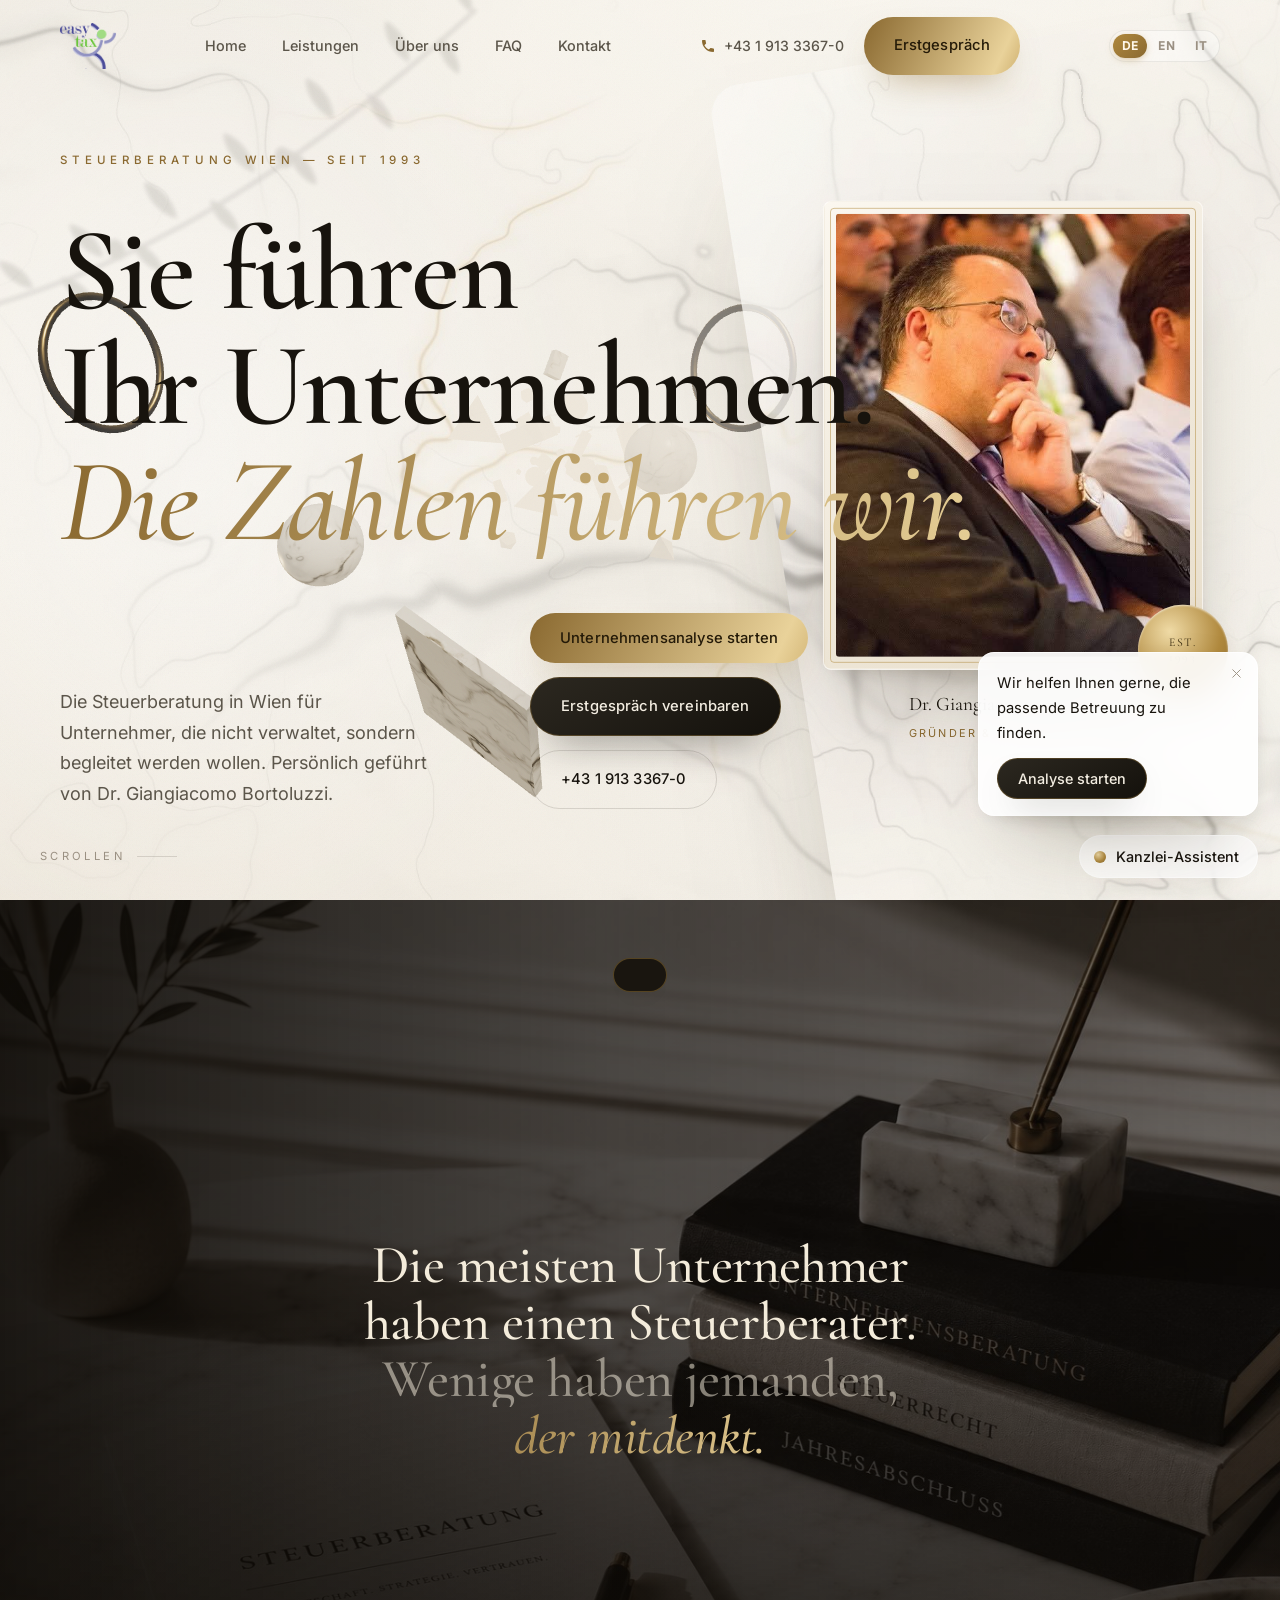
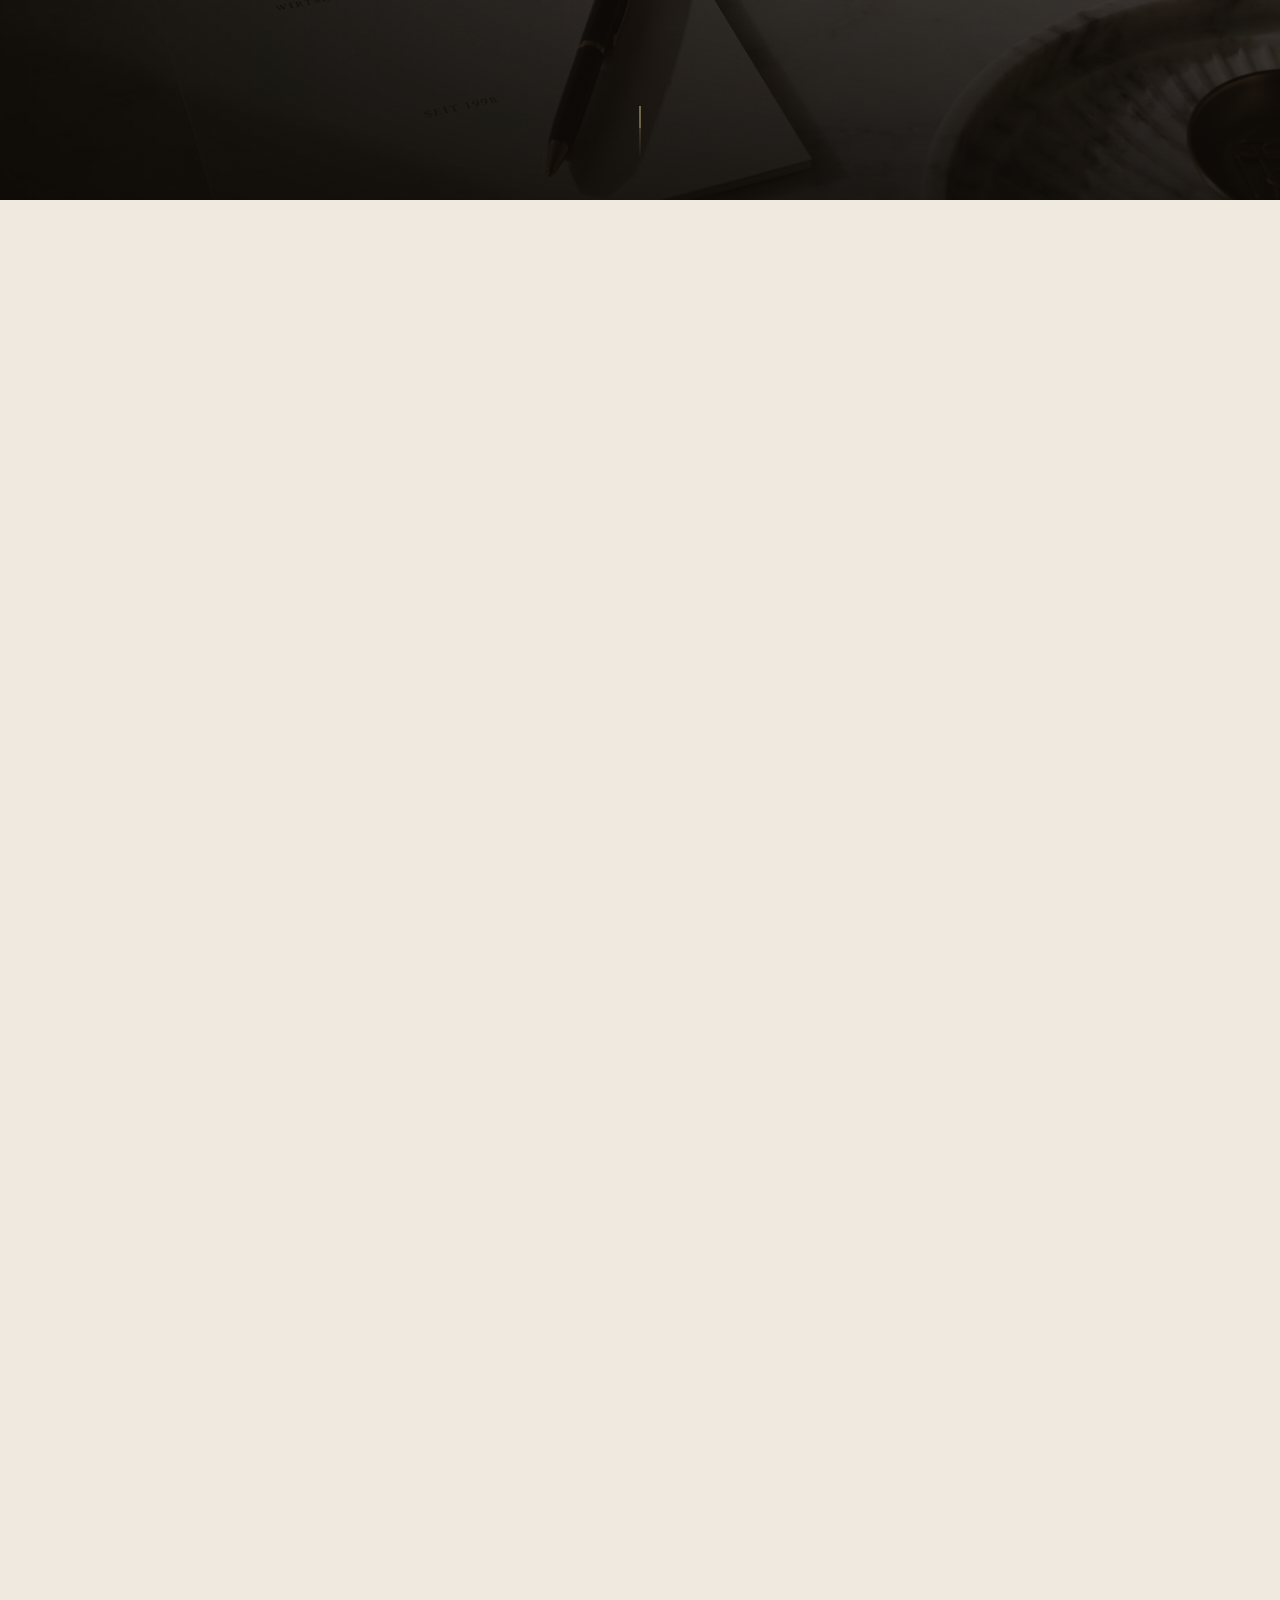
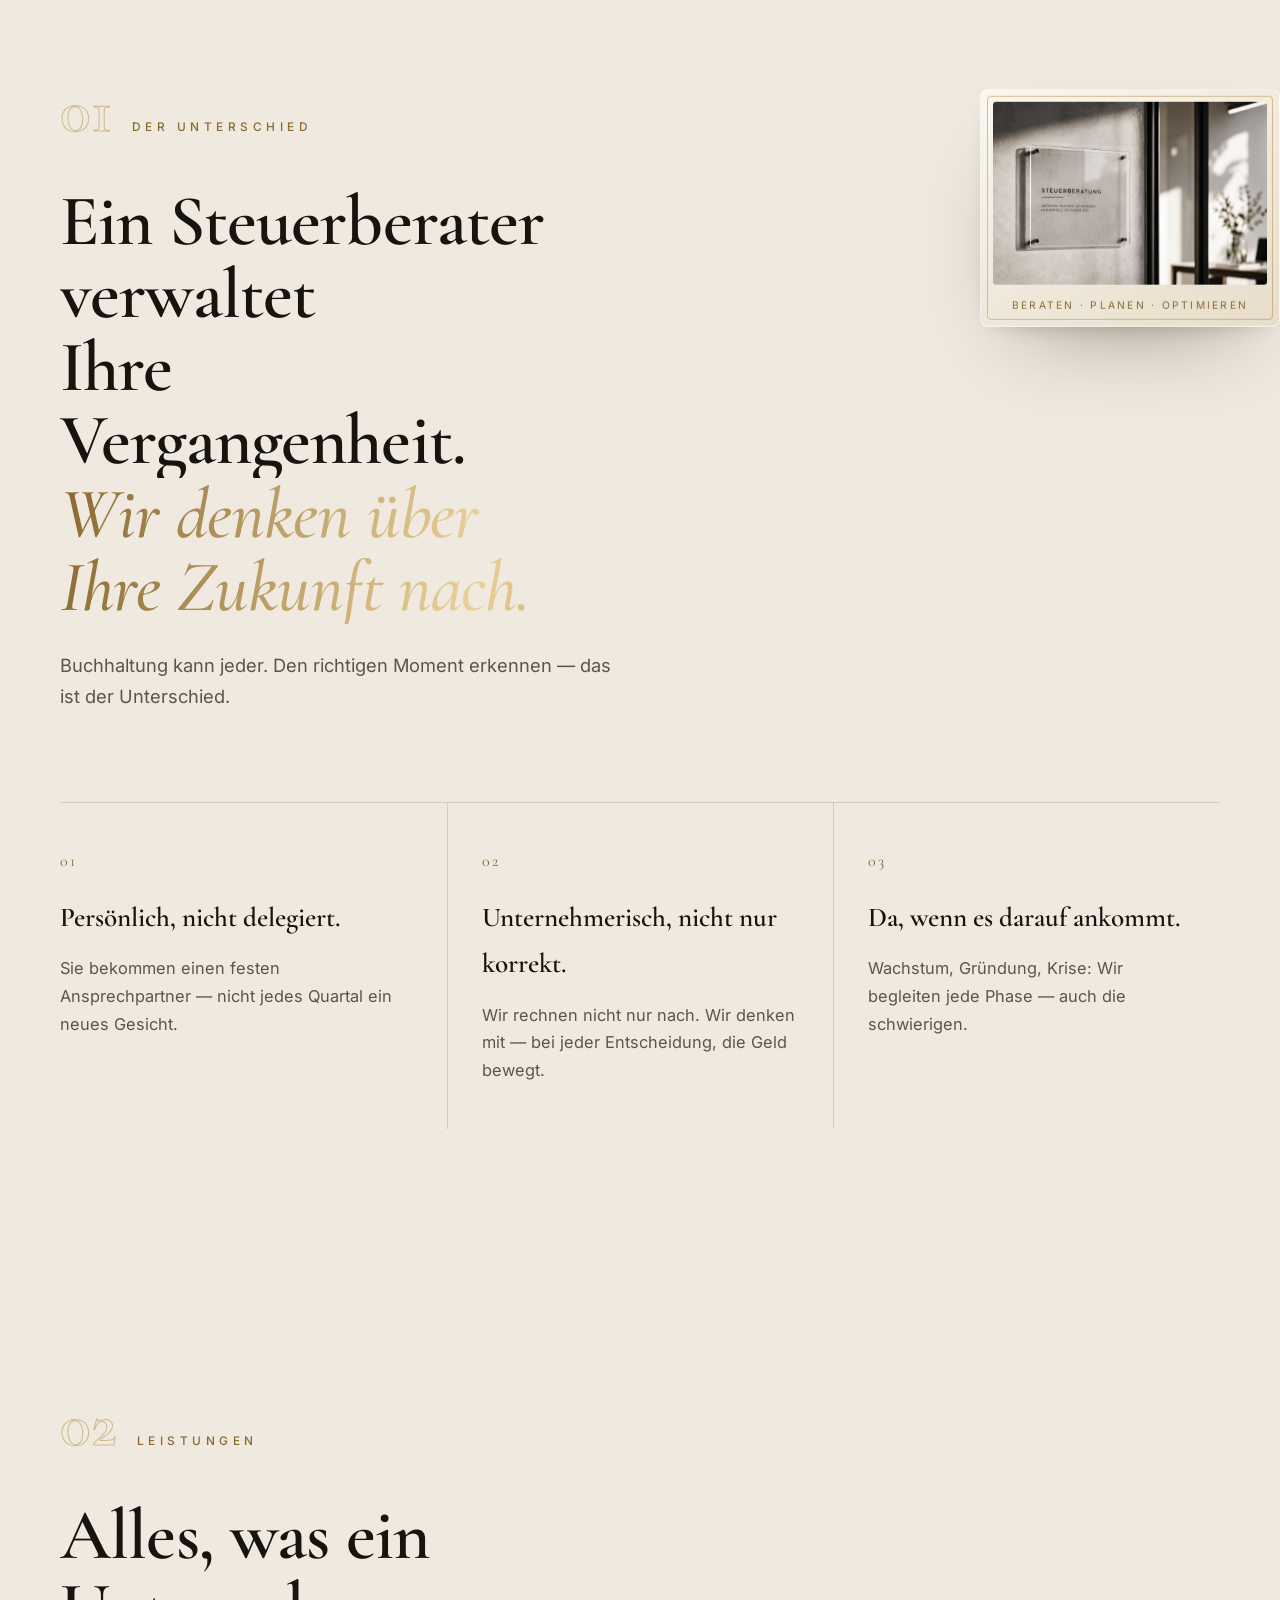
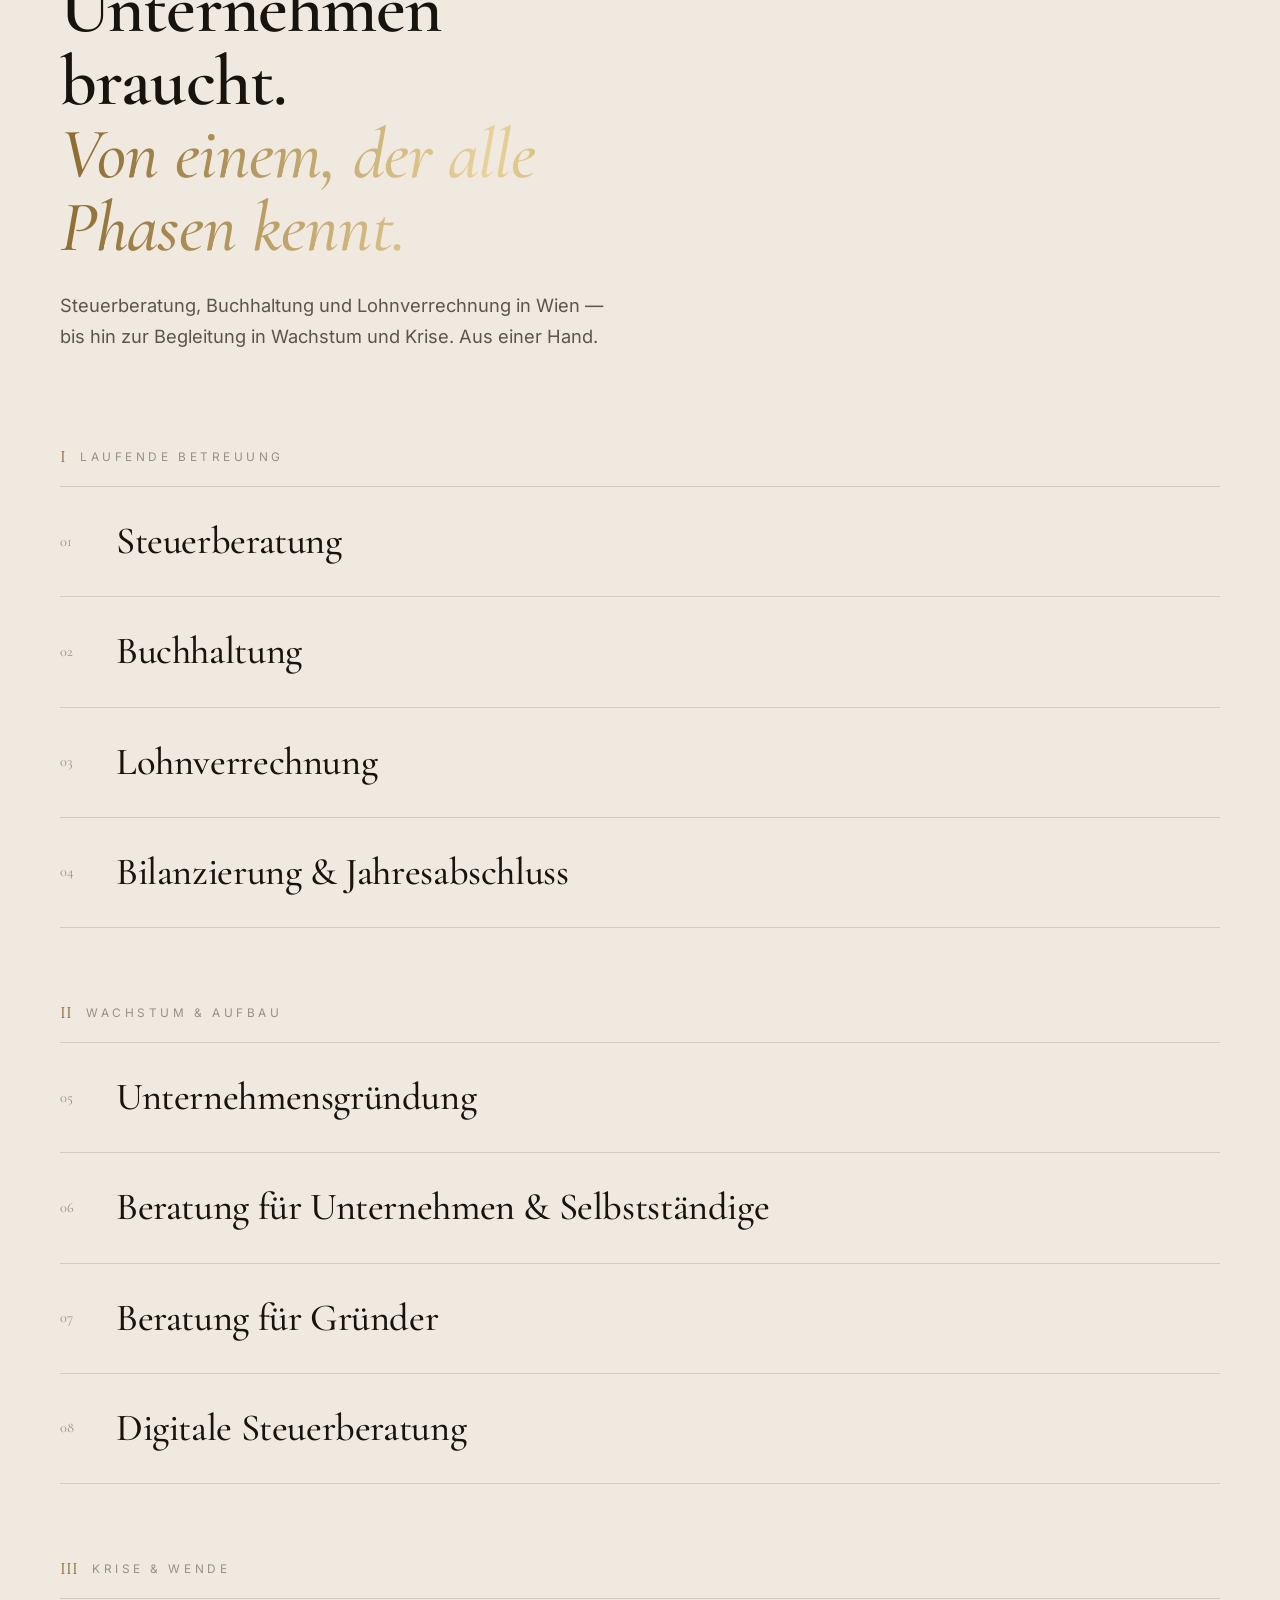
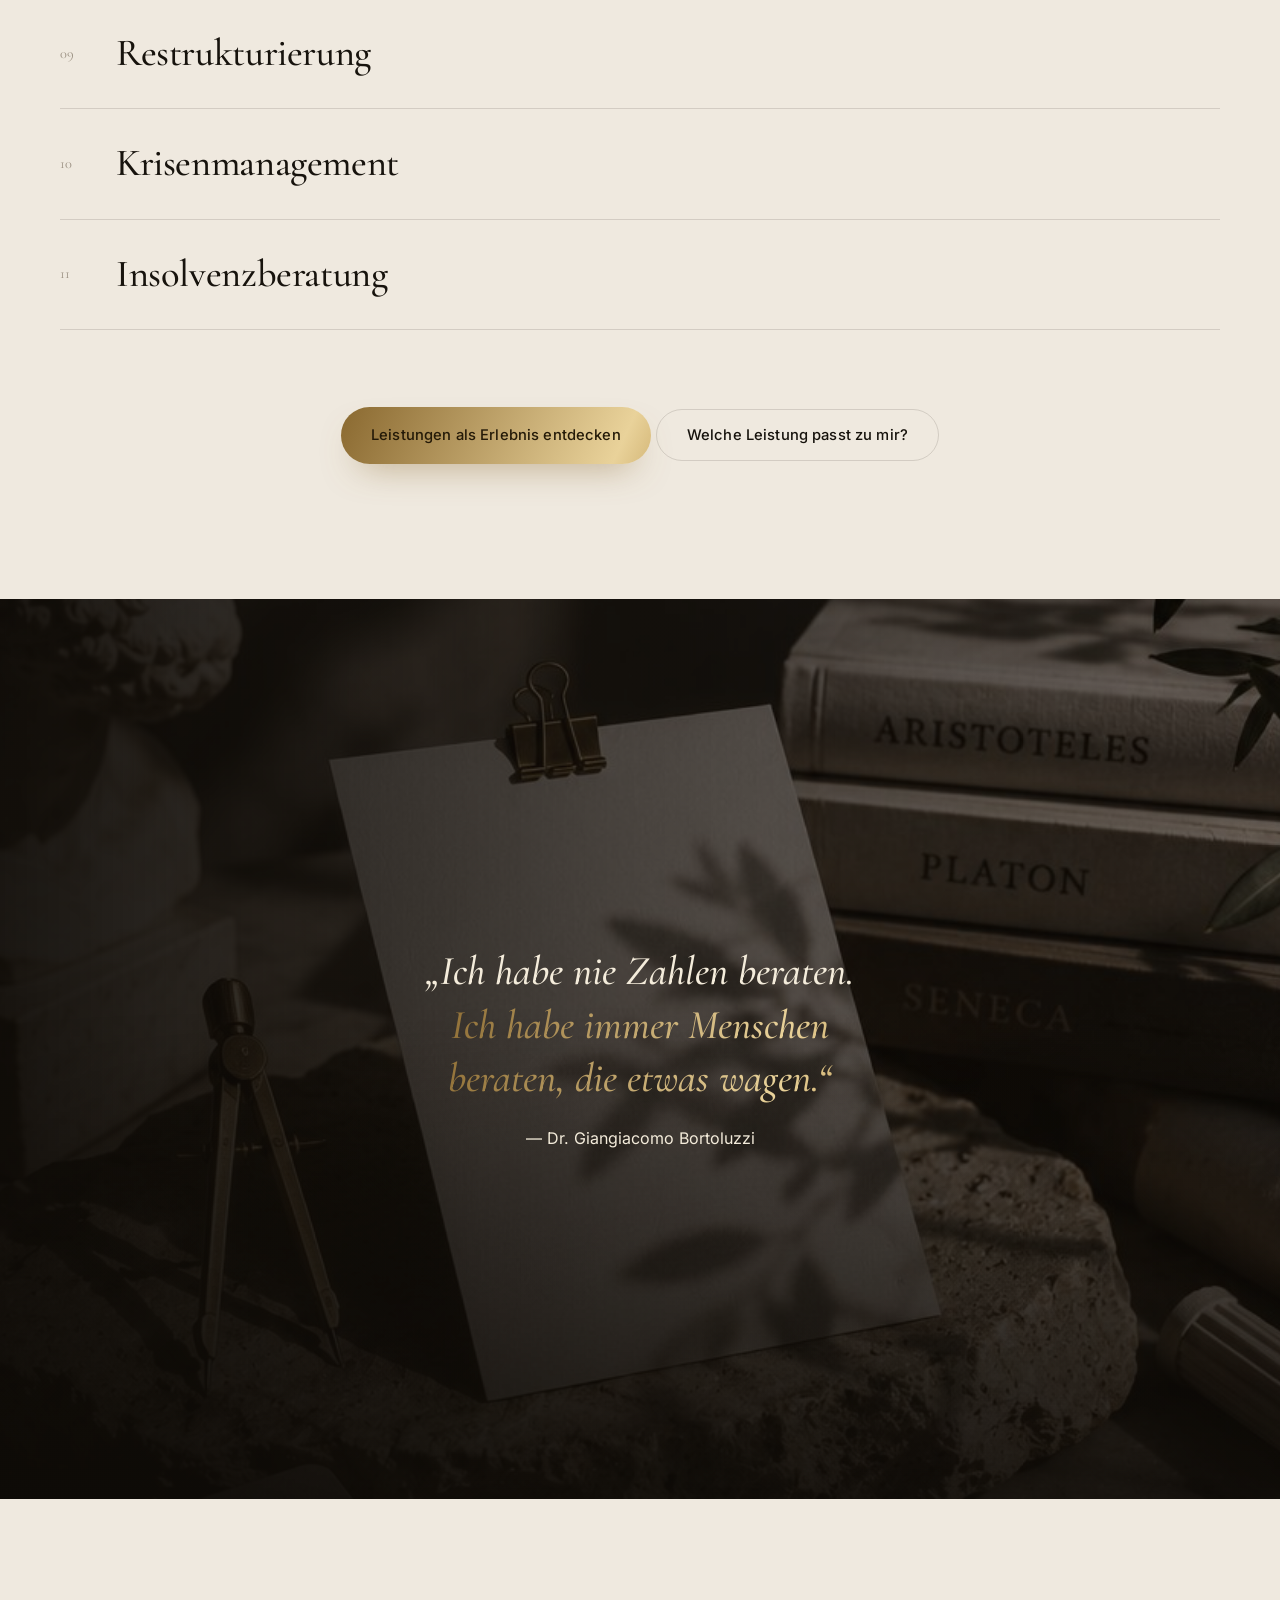
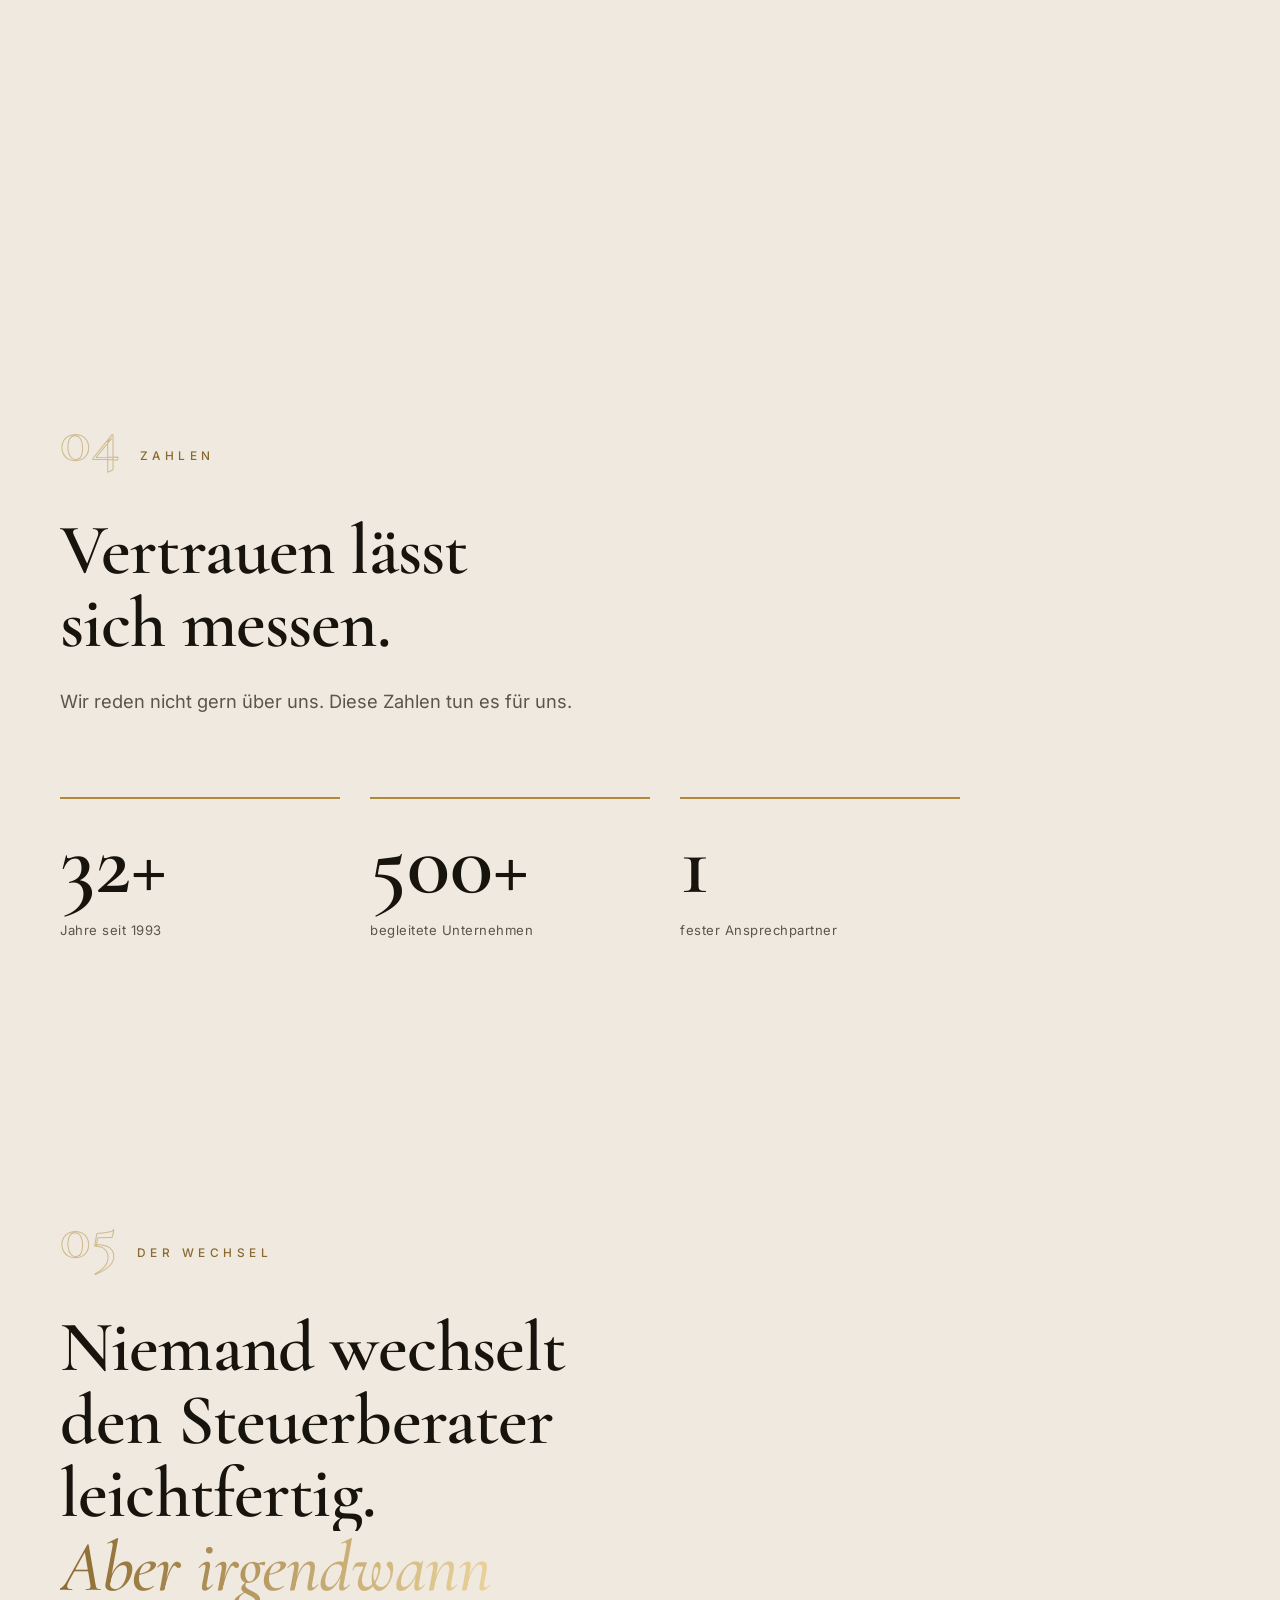
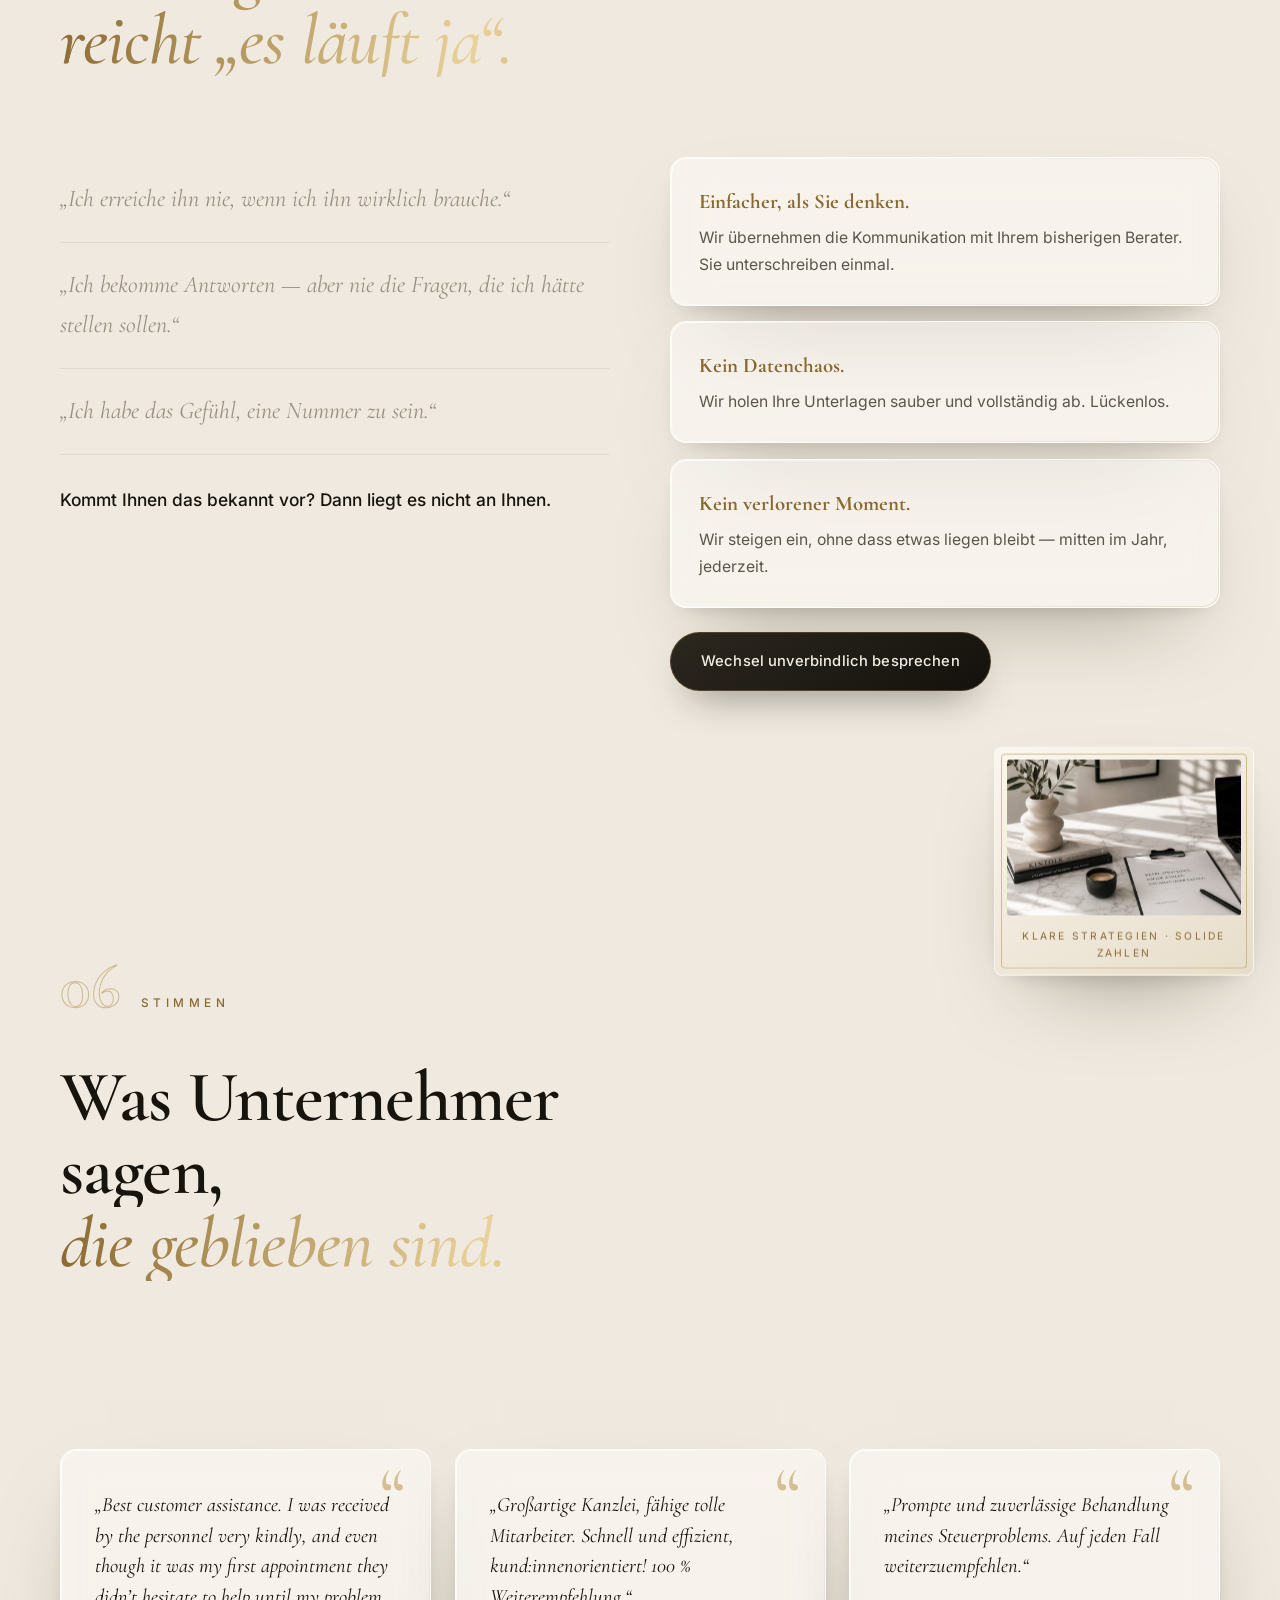
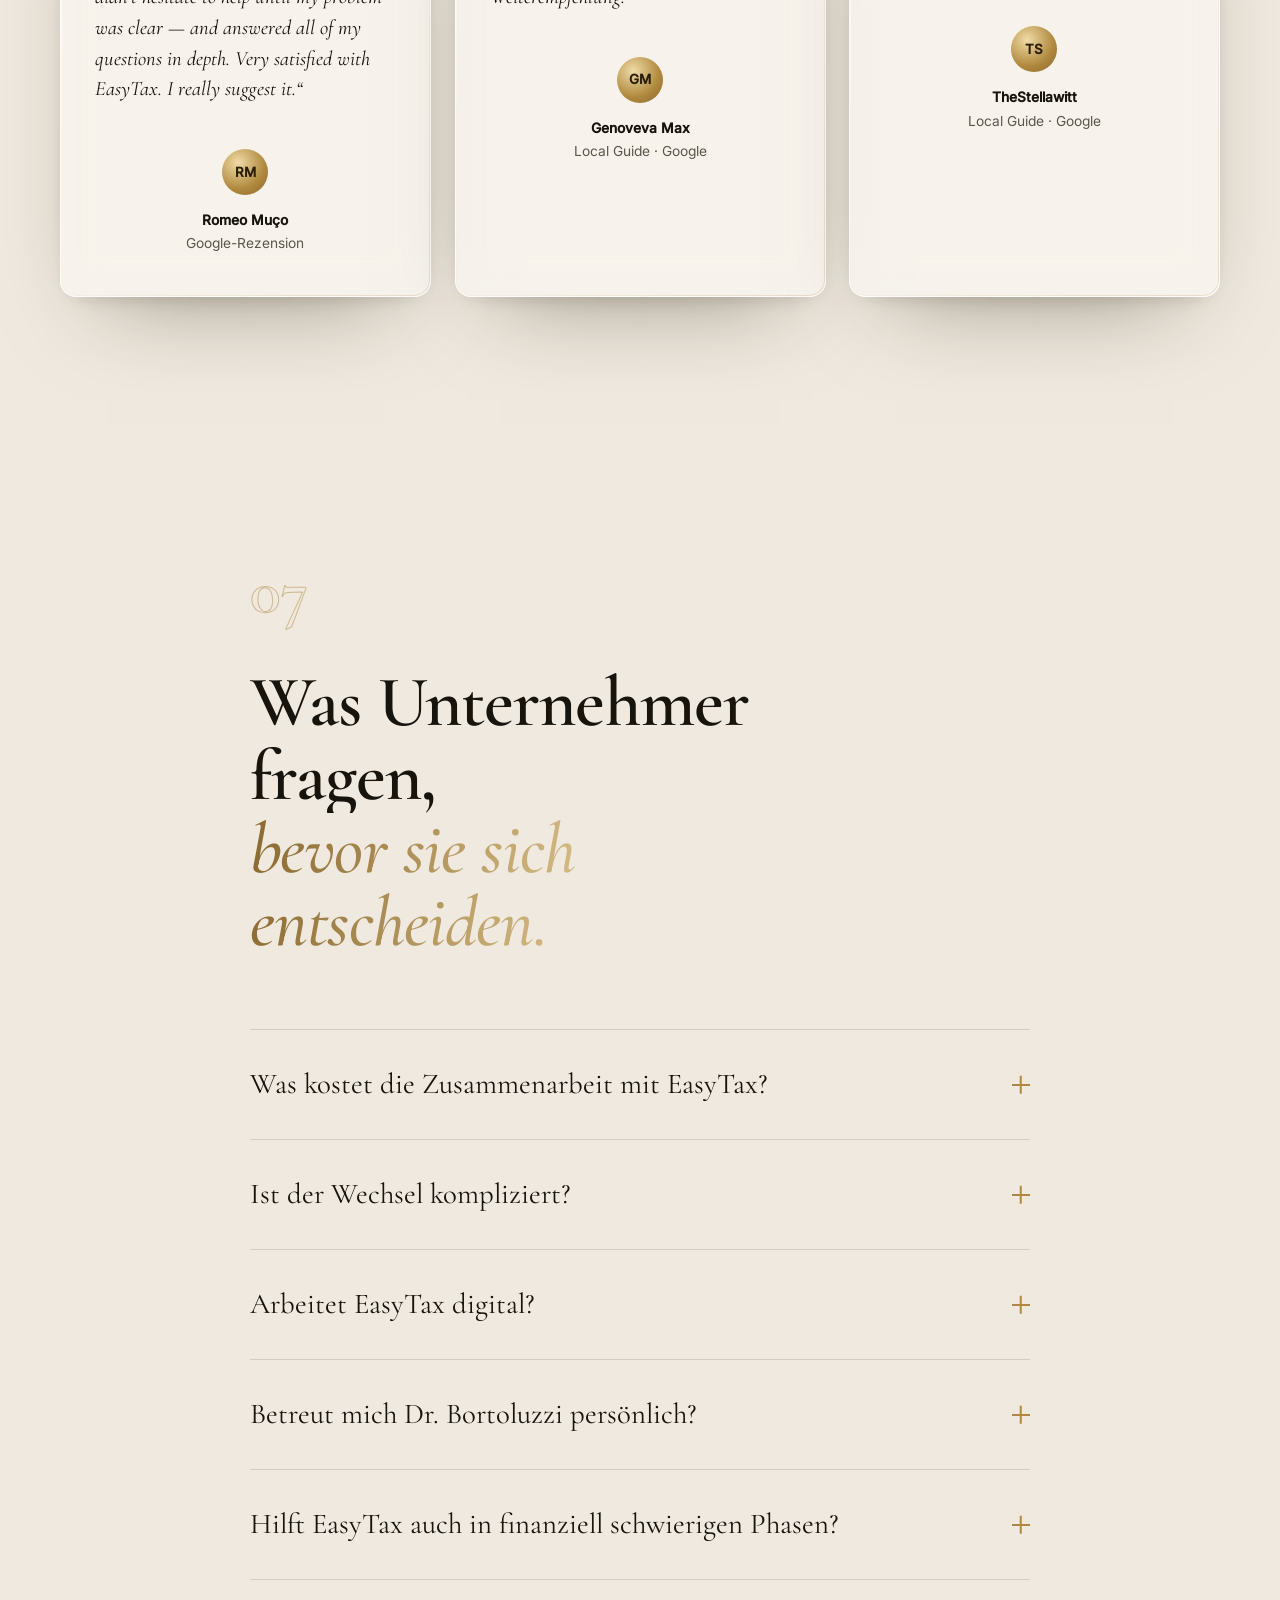
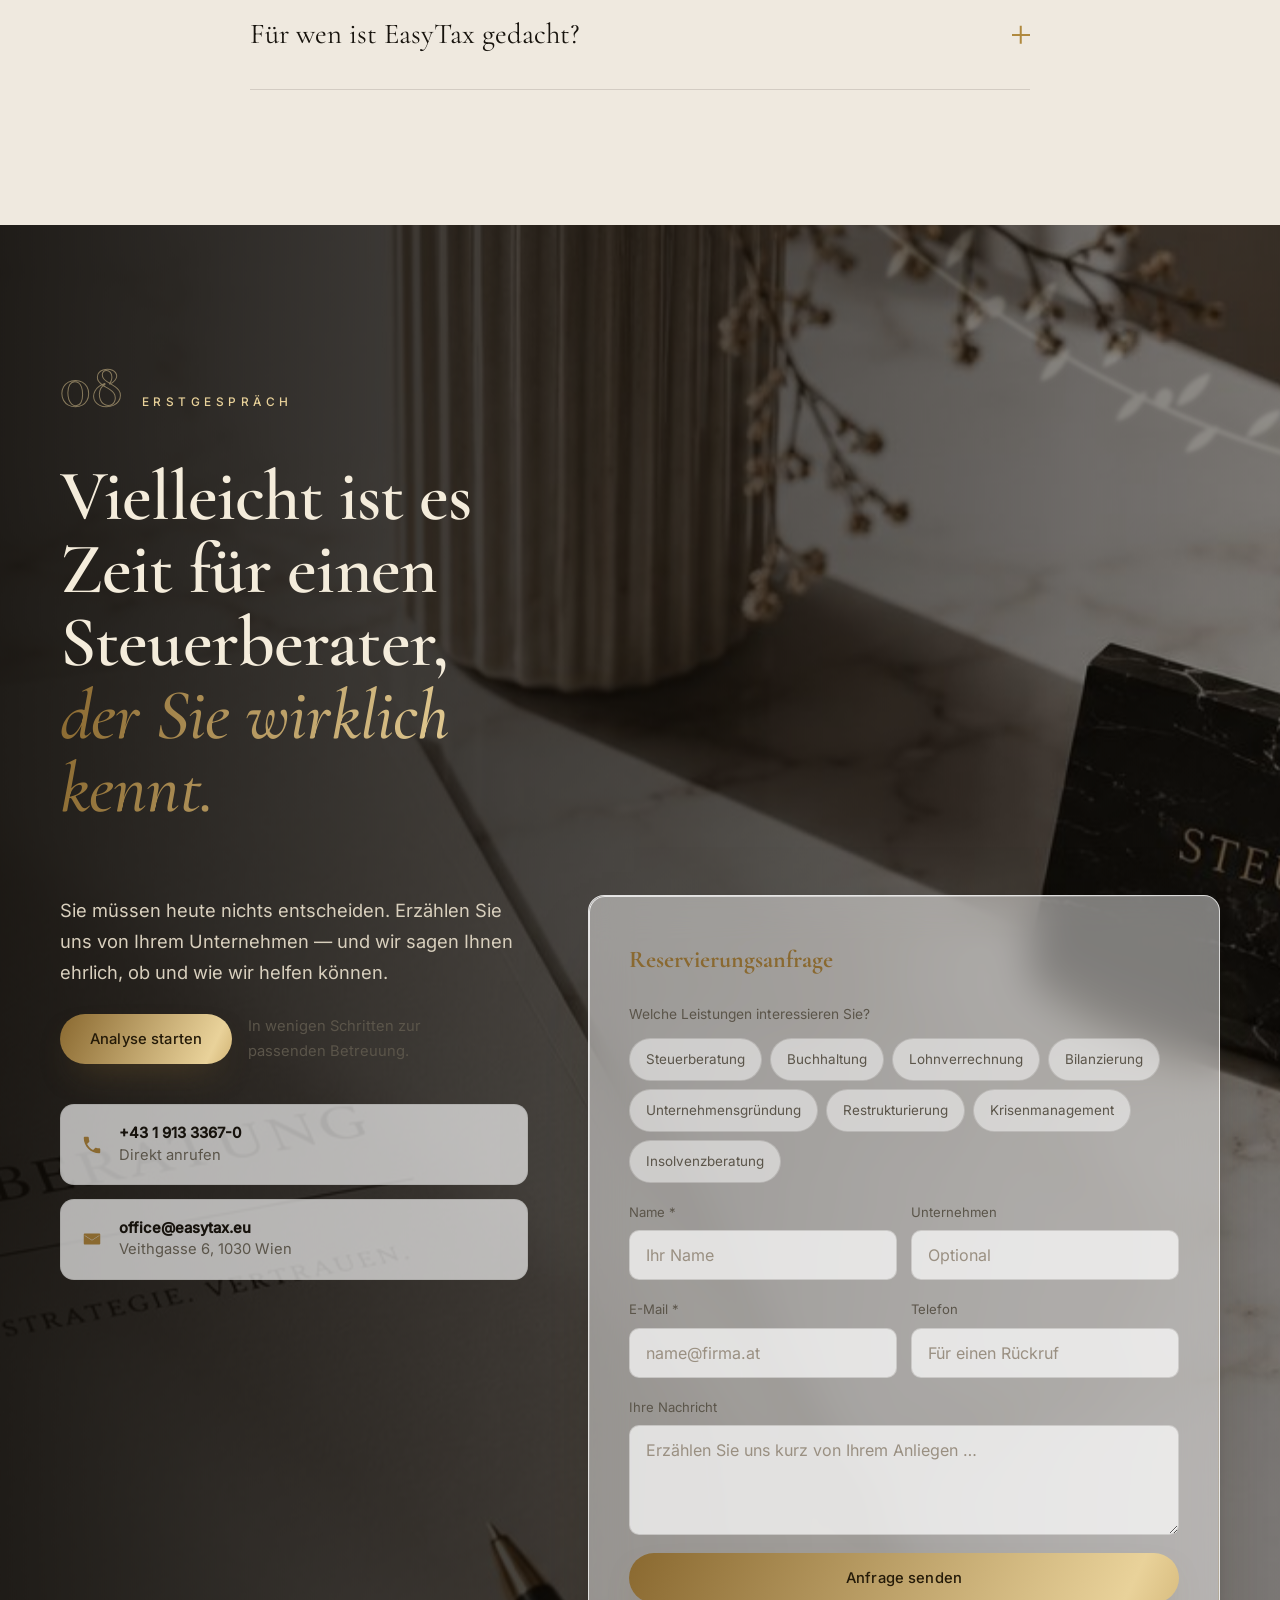
<file: index.html>
<!DOCTYPE html>
<html lang="de">
<head>
<meta charset="UTF-8" />
<meta name="viewport" content="width=device-width, initial-scale=1.0" />
<title>EasyTax · Steuerberatung Wien – persönlich geführt von Dr. Giangiacomo Bortoluzzi</title>
<meta name="description" content="EasyTax ist die persönlich geführte Steuerberatung in Wien. Steuerberatung, Buchhaltung & Lohnverrechnung in Wien für Unternehmen, Selbstständige und Gründer. Seit 1993. Geführt von Dr. Giangiacomo Bortoluzzi." />
<meta name="keywords" content="Steuerberater Wien, Steuerberatung Wien, Buchhaltung Wien, Lohnverrechnung Wien, Unternehmensgründung Wien, Steuerberater für Unternehmen, Steuerberater für Selbstständige, digitale Steuerberatung" />
<meta name="author" content="EasyTax · Dr. Giangiacomo Bortoluzzi" />
<meta name="theme-color" content="#efe9df" />
<script>
  /* Progressive enhancement guard: only hide content for JS-driven reveals
     while JS is healthy. If main.js fails to load or run (e.g. an error on
     any browser), reveal everything so the page is never blank. */
  (function () {
    var h = document.documentElement;
    h.className += " js";
    window.__etReady = false;
    setTimeout(function () {
      if (!window.__etReady) {
        h.className = h.className.replace(/\bjs\b/, "");
        var i = document.getElementById("intro");
        if (i) i.style.display = "none";
      }
    }, 4500);
  })();
</script>

<meta property="og:type" content="website" />
<meta property="og:title" content="EasyTax · Steuerberatung Wien" />
<meta property="og:description" content="Sie führen Ihr Unternehmen. Die Zahlen führen wir. Persönlich geführte Steuerberatung in Wien seit 1993." />
<meta property="og:locale" content="de_AT" />
<meta property="og:url" content="https://www.easytax.eu" />

<link rel="stylesheet" href="assets/css/fonts.css" />
<link rel="icon" type="image/png" href="assets/img/easytax-favicon.png" />
<link rel="stylesheet" href="assets/css/styles.css" />
<link rel="stylesheet" href="assets/css/assistant.css" />
<link rel="stylesheet" href="assets/css/legal.css" />

<script type="application/ld+json">
{
  "@context": "https://schema.org",
  "@type": "AccountingService",
  "name": "EasyTax",
  "legalName": "EASYTAX Steuerberatungsgesellschaft mbH",
  "description": "Persönlich geführte Steuerberatung in Wien für Unternehmen, Selbstständige und Gründer.",
  "url": "https://www.easytax.eu",
  "email": "office@easytax.eu",
  "telephone": "+43191333670",
  "faxNumber": "+431913336750",
  "vatID": "ATU15318001",
  "foundingDate": "1993-05-07",
  "areaServed": "Wien",
  "address": { "@type": "PostalAddress", "streetAddress": "Veithgasse 6", "postalCode": "1030", "addressLocality": "Wien", "addressCountry": "AT" },
  "founder": { "@type": "Person", "name": "Dr. Giangiacomo Bortoluzzi", "jobTitle": "Steuerberater, Gründer" }
}
</script>
</head>
<body>

<!-- Cinematic layers -->
<canvas id="ambient" class="ambient" aria-hidden="true"></canvas>
<div class="grain" aria-hidden="true"></div>
<div class="bg-field" aria-hidden="true"><span class="light-sweep"></span></div>
<div class="stage" aria-hidden="true"><div class="monolith" data-monolith><img src="assets/img/marble-slab.jpg" alt="" /></div></div>
<div class="cursor-light" aria-hidden="true"></div>
<div class="cursor" aria-hidden="true"></div>
<div class="scroll-progress" aria-hidden="true"></div>

<!-- Intro curtain -->
<div class="intro" id="intro" aria-hidden="true">
  <div class="intro-stage">
    <span class="intro-halo" aria-hidden="true"></span>
    <img src="assets/img/easytax-logo-full.png" alt="EasyTax" class="intro-logo" width="300" />
    <span class="intro-line" aria-hidden="true"></span>
    <p class="intro-tag">Steuerberatung Wien · seit 1993</p>
  </div>
  <span class="intro-sheen" aria-hidden="true"></span>
</div>

<!-- ░░░ Header ░░░ -->
<header class="site-header" id="header">
  <div class="shell header-inner">
    <a href="#hero" class="brand" aria-label="EasyTax Startseite"><img src="assets/img/easytax-logo.png" alt="EasyTax" class="brand-logo" width="56" height="46" /></a>
    <nav class="nav" aria-label="Hauptnavigation">
      <a href="#hero" data-magnetic>Home</a>
      <a href="leistungen.html" data-magnetic>Leistungen</a>
      <a href="#story" data-magnetic>Über uns</a>
      <a href="#faq" data-magnetic>FAQ</a>
      <a href="#anfrage" data-magnetic>Kontakt</a>
    </nav>
    <div class="header-cta">
      <a href="tel:+43191333670" class="link-call" aria-label="EasyTax anrufen" data-magnetic target="_top">
        <svg viewBox="0 0 24 24" class="ic" aria-hidden="true"><path d="M6.6 10.8c1.4 2.8 3.8 5.1 6.6 6.6l2.2-2.2c.3-.3.7-.4 1-.2 1.1.4 2.3.6 3.6.6.6 0 1 .4 1 1V20c0 .6-.4 1-1 1C10.6 21 3 13.4 3 4c0-.6.4-1 1-1h3.5c.6 0 1 .4 1 1 0 1.2.2 2.4.6 3.6.1.4 0 .8-.3 1l-2.2 2.2z"/></svg>
        <span>+43 1 913 3367-0</span>
      </a>
      <a href="#anfrage" class="btn btn-foil" data-magnetic><span>Erstgespräch</span></a>
    </div>
    <div class="lang-switch" id="langSwitch" role="group" aria-label="Sprache · Language · Lingua">
      <button type="button" data-lang="de" aria-pressed="true">DE</button>
      <button type="button" data-lang="en" aria-pressed="false">EN</button>
      <button type="button" data-lang="it" aria-pressed="false">IT</button>
    </div>
    <button class="nav-toggle" id="navToggle" aria-label="Menü öffnen" aria-expanded="false"><span></span><span></span></button>
  </div>
</header>

<main>

<!-- ░░░ 1 · Hero ░░░ -->
<section class="hero" id="hero">
  <div class="olive-shadow olive-shadow--hero" aria-hidden="true"><img src="assets/img/olive-shadow.svg" alt="" /></div>
  <div class="shell hero-inner">
    <p class="kicker reveal-line"><span>Steuerberatung Wien — seit 1993</span></p>
    <h1 class="mega">
      <span class="line"><span>Sie führen</span></span>
      <span class="line"><span>Ihr Unternehmen.</span></span>
      <span class="line italic gold-text"><span>Die Zahlen führen wir.</span></span>
    </h1>
    <div class="hero-foot">
      <p class="hero-lede reveal">Die Steuerberatung in Wien für Unternehmer, die nicht verwaltet, sondern begleitet werden wollen. Persönlich geführt von Dr. Giangiacomo Bortoluzzi.</p>
      <div class="hero-actions reveal">
        <button type="button" class="btn btn-foil" data-open-analysis data-magnetic><span>Unternehmensanalyse starten</span></button>
        <a href="#anfrage" class="btn btn-ink" data-magnetic><span>Erstgespräch vereinbaren</span></a>
        <a href="tel:+43191333670" class="btn btn-line" data-magnetic target="_top"><span>+43 1 913 3367-0</span></a>
      </div>
    </div>
  </div>

  <figure class="hero-plate" data-tilt data-parallax="0.06">
    <div class="plate-frame">
      <img src="assets/img/dr-bortoluzzi.jpg" alt="Dr. Giangiacomo Bortoluzzi, Gründer von EasyTax" decoding="async" />
      <span class="plate-seal" aria-hidden="true"><span>Est.<br/>1993</span></span>
    </div>
    <figcaption><span class="pc-name">Dr. Giangiacomo Bortoluzzi</span><span class="pc-role">Gründer &amp; Steuerberater</span></figcaption>
  </figure>

  <div class="scroll-cue" aria-hidden="true"><span>Scrollen</span><i></i></div>
</section>

<!-- ░░░ Manifesto scene (pinned) ░░░ -->
<section class="scene" data-scene>
  <div class="scene-stage">
    <div class="scene-img" data-scene-img><img src="assets/img/photos/books.jpg" alt="Marmor, gebundene Bücher und Handschrift" loading="lazy" /></div>
    <div class="scene-grade scene-grade--veil"></div>
    <div class="scene-grade scene-grade--dark"></div>
    <div class="scene-grade scene-grade--bottom"></div>
    <div class="scene-content light">
      <p class="statement scene-panel scene-panel--wide" data-from="0" data-to="1.01">
        <span class="line"><span>Die meisten Unternehmer</span></span>
        <span class="line"><span>haben einen Steuerberater.</span></span>
        <span class="line dim"><span>Wenige haben jemanden,</span></span>
        <span class="line gold-text italic"><span>der mitdenkt.</span></span>
      </p>
    </div>
    <div class="scene-cue" aria-hidden="true"></div>
  </div>
</section>

<!-- ░░░ 2 · Der Unterschied ░░░ -->
<section class="chapter" id="warum">
  <div class="shell">
    <header class="chapter-head">
      <span class="chapter-no" data-count-roman>01</span>
      <span class="chapter-label reveal">Der Unterschied</span>
    </header>
    <h2 class="editorial reveal-lines">
      <span class="line"><span>Ein Steuerberater verwaltet</span></span>
      <span class="line"><span>Ihre Vergangenheit.</span></span>
      <span class="line gold-text italic"><span>Wir denken über Ihre Zukunft nach.</span></span>
    </h2>
    <p class="chapter-sub reveal">Buchhaltung kann jeder. Den richtigen Moment erkennen — das ist der Unterschied.</p>

    <ol class="triptych">
      <li class="tri reveal" data-tilt>
        <span class="tri-no">01</span>
        <h3>Persönlich, nicht delegiert.</h3>
        <p>Sie bekommen einen festen Ansprechpartner — nicht jedes Quartal ein neues Gesicht.</p>
      </li>
      <li class="tri reveal" data-tilt>
        <span class="tri-no">02</span>
        <h3>Unternehmerisch, nicht nur korrekt.</h3>
        <p>Wir rechnen nicht nur nach. Wir denken mit — bei jeder Entscheidung, die Geld bewegt.</p>
      </li>
      <li class="tri reveal" data-tilt>
        <span class="tri-no">03</span>
        <h3>Da, wenn es darauf ankommt.</h3>
        <p>Wachstum, Gründung, Krise: Wir begleiten jede Phase — auch die schwierigen.</p>
      </li>
    </ol>
  </div>
  <div class="float-panel float-panel--warum reveal" data-parallax="0.05" aria-hidden="true">
    <figure class="frame-photo" data-tilt>
      <img src="assets/img/photos/glass-sign.jpg" alt="" loading="lazy" />
      <figcaption class="frame-cap">Beraten · Planen · Optimieren</figcaption>
    </figure>
  </div>
</section>

<!-- ░░░ 3 · Leistungen (floating index) ░░░ -->
<section class="chapter chapter--services" id="leistungen">
  <div class="shell">
    <header class="chapter-head">
      <span class="chapter-no">02</span>
      <span class="chapter-label reveal">Leistungen</span>
    </header>
    <h2 class="editorial reveal-lines">
      <span class="line"><span>Alles, was ein Unternehmen braucht.</span></span>
      <span class="line gold-text italic"><span>Von einem, der alle Phasen kennt.</span></span>
    </h2>
    <p class="chapter-sub reveal">Steuerberatung, Buchhaltung und Lohnverrechnung in Wien — bis hin zur Begleitung in Wachstum und Krise. Aus einer Hand.</p>

    <div class="svc-index">
      <div class="svc-phase reveal">
        <p class="phase-label"><span>I</span> Laufende Betreuung</p>
        <ul class="svc-lines">
          <li><a href="leistungen.html#svc-5"><span class="s-no">01</span><span class="s-name">Steuerberatung</span><span class="s-go" aria-hidden="true">Ansehen</span></a></li>
          <li><a href="leistungen.html#svc-1"><span class="s-no">02</span><span class="s-name">Buchhaltung</span><span class="s-go" aria-hidden="true">Ansehen</span></a></li>
          <li><a href="leistungen.html#svc-2"><span class="s-no">03</span><span class="s-name">Lohnverrechnung</span><span class="s-go" aria-hidden="true">Ansehen</span></a></li>
          <li><a href="leistungen.html#svc-3"><span class="s-no">04</span><span class="s-name">Bilanzierung &amp; Jahresabschluss</span><span class="s-go" aria-hidden="true">Ansehen</span></a></li>
        </ul>
      </div>
      <div class="svc-phase reveal">
        <p class="phase-label"><span>II</span> Wachstum &amp; Aufbau</p>
        <ul class="svc-lines">
          <li><a href="leistungen.html#svc-4"><span class="s-no">05</span><span class="s-name">Unternehmensgründung</span><span class="s-go" aria-hidden="true">Ansehen</span></a></li>
          <li><a href="leistungen.html#svc-5"><span class="s-no">06</span><span class="s-name">Beratung für Unternehmen &amp; Selbstständige</span><span class="s-go" aria-hidden="true">Ansehen</span></a></li>
          <li><a href="leistungen.html#svc-4"><span class="s-no">07</span><span class="s-name">Beratung für Gründer</span><span class="s-go" aria-hidden="true">Ansehen</span></a></li>
          <li><a href="leistungen.html#svc-5"><span class="s-no">08</span><span class="s-name">Digitale Steuerberatung</span><span class="s-go" aria-hidden="true">Ansehen</span></a></li>
        </ul>
      </div>
      <div class="svc-phase reveal">
        <p class="phase-label"><span>III</span> Krise &amp; Wende</p>
        <ul class="svc-lines">
          <li><a href="leistungen.html#svc-7"><span class="s-no">09</span><span class="s-name">Restrukturierung</span><span class="s-go" aria-hidden="true">Ansehen</span></a></li>
          <li><a href="leistungen.html#svc-6"><span class="s-no">10</span><span class="s-name">Krisenmanagement</span><span class="s-go" aria-hidden="true">Ansehen</span></a></li>
          <li><a href="leistungen.html#svc-8"><span class="s-no">11</span><span class="s-name">Insolvenzberatung</span><span class="s-go" aria-hidden="true">Ansehen</span></a></li>
        </ul>
      </div>
    </div>
    <div class="eta-inline-cta reveal">
      <a href="leistungen.html" class="btn btn-foil" data-magnetic><span>Leistungen als Erlebnis entdecken</span></a>
      <button type="button" class="btn btn-line" data-open-analysis data-magnetic><span>Welche Leistung passt zu mir?</span></button>
    </div>
  </div>
</section>

<!-- ░░░ 4 · Story (pinned cinematic scene) ░░░ -->
<section class="scene scene--tall" id="story" data-scene>
  <div class="scene-stage">
    <div class="scene-img" data-scene-img><img src="assets/img/photos/bust-philo.jpg" alt="Klassische Marmorbüste – zeitlose Weisheit" loading="lazy" /></div>
    <div class="scene-grade scene-grade--veil"></div>
    <div class="scene-grade scene-grade--dark"></div>
    <div class="scene-grade scene-grade--bottom"></div>
    <div class="scene-content light story-scene">
      <div class="scene-panel scene-panel--wide" data-from="0" data-to="0.4">
        <header class="chapter-head light"><span class="chapter-no">03</span><span class="chapter-label">Die Geschichte</span></header>
        <h2 class="editorial light">
          <span class="line"><span>1993 gründete er</span></span>
          <span class="line"><span>seine eigene Kanzlei.</span></span>
          <span class="line gold-text italic"><span>Heute vertrauen ihm Unternehmer ihr Lebenswerk an.</span></span>
        </h2>
      </div>
      <div class="scene-panel scene-panel--wide" data-from="0.4" data-to="0.68">
        <div class="story-body">
          <p>Es ist leicht, eine Kanzlei zu führen, wenn man nie selbst etwas riskiert hat.</p>
          <p>Dr. Bortoluzzi weiß, wie sich der erste eigene Schritt anfühlt. Die Unsicherheit. Den Druck. Den Moment, in dem man sich entscheidet, es trotzdem zu tun.</p>
          <p>Genau deshalb versteht er Unternehmer. Nicht aus Lehrbüchern. Aus Erfahrung.</p>
        </div>
      </div>
      <div class="scene-panel scene-panel--wide" data-from="0.68" data-to="1.01">
        <blockquote class="film-quote">
          <span class="line"><span>„Ich habe nie Zahlen beraten.</span></span>
          <span class="line gold-text italic"><span>Ich habe immer Menschen beraten, die etwas wagen.“</span></span>
        </blockquote>
        <p class="quote-author">— Dr. Giangiacomo Bortoluzzi</p>
      </div>
    </div>
  </div>
</section>

<!-- ░░░ 5 · Zahlen (spatial) ░░░ -->
<section class="chapter chapter--numbers" id="zahlen">
  <div class="shell">
    <header class="chapter-head">
      <span class="chapter-no">04</span>
      <span class="chapter-label reveal">Zahlen</span>
    </header>
    <h2 class="editorial reveal-lines">
      <span class="line"><span>Vertrauen lässt sich messen.</span></span>
    </h2>
    <p class="chapter-sub reveal">Wir reden nicht gern über uns. Diese Zahlen tun es für uns.</p>

    <div class="numbers numbers--3">
      <div class="num reveal"><span class="num-val" data-count="32" data-suffix="+">0</span><span class="num-label">Jahre seit 1993</span></div>
      <div class="num reveal"><span class="num-val" data-count="500" data-suffix="+">0</span><span class="num-label">begleitete Unternehmen</span></div>
      <div class="num reveal"><span class="num-val">1</span><span class="num-label">fester Ansprechpartner</span></div>
    </div>
  </div>
</section>

<!-- ░░░ 6 · Wechsel ░░░ -->
<section class="chapter" id="wechsel">
  <div class="shell">
    <header class="chapter-head">
      <span class="chapter-no">05</span>
      <span class="chapter-label reveal">Der Wechsel</span>
    </header>
    <h2 class="editorial reveal-lines">
      <span class="line"><span>Niemand wechselt</span></span>
      <span class="line"><span>den Steuerberater leichtfertig.</span></span>
      <span class="line gold-text italic"><span>Aber irgendwann reicht „es läuft ja“.</span></span>
    </h2>

    <div class="switch-grid">
      <div class="switch-pains">
        <p class="pain reveal">„Ich erreiche ihn nie, wenn ich ihn wirklich brauche.“</p>
        <p class="pain reveal">„Ich bekomme Antworten — aber nie die Fragen, die ich hätte stellen sollen.“</p>
        <p class="pain reveal">„Ich habe das Gefühl, eine Nummer zu sein.“</p>
        <p class="pain-resolve reveal">Kommt Ihnen das bekannt vor? Dann liegt es nicht an Ihnen.</p>
      </div>
      <div class="switch-promises">
        <div class="promise glass reveal" data-tilt><h3>Einfacher, als Sie denken.</h3><p>Wir übernehmen die Kommunikation mit Ihrem bisherigen Berater. Sie unterschreiben einmal.</p></div>
        <div class="promise glass reveal" data-tilt><h3>Kein Datenchaos.</h3><p>Wir holen Ihre Unterlagen sauber und vollständig ab. Lückenlos.</p></div>
        <div class="promise glass reveal" data-tilt><h3>Kein verlorener Moment.</h3><p>Wir steigen ein, ohne dass etwas liegen bleibt — mitten im Jahr, jederzeit.</p></div>
        <a href="#anfrage" class="btn btn-ink reveal" data-magnetic><span>Wechsel unverbindlich besprechen</span></a>
      </div>
    </div>
  </div>
  <div class="float-panel float-panel--wechsel reveal" data-parallax="0.07" aria-hidden="true">
    <figure class="frame-photo" data-tilt>
      <img src="assets/img/photos/clipboard.jpg" alt="" loading="lazy" />
      <figcaption class="frame-cap">Klare Strategien · Solide Zahlen</figcaption>
    </figure>
  </div>
</section>

<!-- ░░░ 7 · Stimmen ░░░ -->
<section class="chapter" id="stimmen">
  <div class="shell">
    <header class="chapter-head">
      <span class="chapter-no">06</span>
      <span class="chapter-label reveal">Stimmen</span>
    </header>
    <h2 class="editorial reveal-lines">
      <span class="line"><span>Was Unternehmer sagen,</span></span>
      <span class="line gold-text italic"><span>die geblieben sind.</span></span>
    </h2>
    <p class="chapter-sub reveal">Keine Bewertungen. Beziehungen. <em>Auszüge aus echten Google-Rezensionen.</em></p>

    <div class="testi-row">
      <figure class="testi glass reveal" data-tilt>
        <blockquote>„Best customer assistance. I was received by the personnel very kindly, and even though it was my first appointment they didn’t hesitate to help until my problem was clear — and answered all of my questions in depth. Very satisfied with EasyTax. I really suggest it.“</blockquote>
        <figcaption><span class="t-avatar">RM</span><span><strong>Romeo Muço</strong><br />Google-Rezension</span></figcaption>
      </figure>
      <figure class="testi glass reveal" data-tilt>
        <blockquote>„Großartige Kanzlei, fähige tolle Mitarbeiter. Schnell und effizient, kund:innenorientiert! 100 % Weiterempfehlung.“</blockquote>
        <figcaption><span class="t-avatar">GM</span><span><strong>Genoveva Max</strong><br />Local Guide · Google</span></figcaption>
      </figure>
      <figure class="testi glass reveal" data-tilt>
        <blockquote>„Prompte und zuverlässige Behandlung meines Steuerproblems. Auf jeden Fall weiterzuempfehlen.“</blockquote>
        <figcaption><span class="t-avatar">TS</span><span><strong>TheStellawitt</strong><br />Local Guide · Google</span></figcaption>
      </figure>
    </div>
  </div>
</section>

<!-- ░░░ 8 · FAQ ░░░ -->
<section class="chapter chapter--faq" id="faq">
  <div class="shell narrow">
    <header class="chapter-head">
      <span class="chapter-no">07</span>
      <span class="chapter-label reveal">Klarheit</span>
    </header>
    <h2 class="editorial reveal-lines">
      <span class="line"><span>Was Unternehmer fragen,</span></span>
      <span class="line gold-text italic"><span>bevor sie sich entscheiden.</span></span>
    </h2>

    <div class="faq">
      <details class="faq-item reveal"><summary>Was kostet die Zusammenarbeit mit EasyTax?<span class="faq-x"></span></summary><p>Das hängt von Ihrem Unternehmen ab — ehrlicherweise gibt es keinen Pauschalpreis. Im kostenlosen Erstgespräch sehen wir uns Ihre Situation an und Sie erhalten eine klare, transparente Einschätzung. Ohne Verpflichtung.</p></details>
      <details class="faq-item reveal"><summary>Ist der Wechsel kompliziert?<span class="faq-x"></span></summary><p>Nein. Sie unterschreiben eine Vollmacht, wir übernehmen den Rest — inklusive der Kommunikation mit Ihrem bisherigen Steuerberater. Der Wechsel ist jederzeit möglich, auch mitten im Jahr.</p></details>
      <details class="faq-item reveal"><summary>Arbeitet EasyTax digital?<span class="faq-x"></span></summary><p>Ja. Sie können Belege digital einreichen und haben jederzeit Überblick über Ihre Zahlen. Digitale Steuerberatung bedeutet bei uns aber nicht weniger Mensch — sondern mehr Zeit für das Gespräch.</p></details>
      <details class="faq-item reveal"><summary>Betreut mich Dr. Bortoluzzi persönlich?<span class="faq-x"></span></summary><p>Sie haben immer einen festen Ansprechpartner. Dr. Bortoluzzi und sein Team stehen für dasselbe Qualitätsversprechen — persönliche Betreuung ist bei uns die Grundlage, kein Zusatz.</p></details>
      <details class="faq-item reveal"><summary>Hilft EasyTax auch in finanziell schwierigen Phasen?<span class="faq-x"></span></summary><p>Gerade dann. Restrukturierung, Krisenmanagement und Insolvenzberatung gehören zu unseren Kernkompetenzen. Wir begleiten Unternehmen nicht nur, wenn es leicht ist.</p></details>
      <details class="faq-item reveal"><summary>Für wen ist EasyTax gedacht?<span class="faq-x"></span></summary><p>Für Unternehmen, Selbstständige und Gründer in Wien und darüber hinaus, die mehr wollen als Buchhaltung — einen Partner, der mitdenkt.</p></details>
    </div>
  </div>
</section>

<!-- ░░░ 9 · Anfrage ░░░ -->
<section class="chapter chapter--contact" id="anfrage">
  <div class="contact-bg" data-parallax="0.08" aria-hidden="true"><img src="assets/img/photos/nameplate.jpg" alt="" loading="lazy" /></div>
  <div class="olive-shadow olive-shadow--contact" aria-hidden="true"><img src="assets/img/olive-shadow.svg" alt="" /></div>
  <div class="shell">
    <header class="chapter-head">
      <span class="chapter-no">08</span>
      <span class="chapter-label reveal">Erstgespräch</span>
    </header>
    <h2 class="editorial reveal-lines">
      <span class="line"><span>Vielleicht ist es Zeit für einen</span></span>
      <span class="line"><span>Steuerberater,</span></span>
      <span class="line gold-text italic"><span>der Sie wirklich kennt.</span></span>
    </h2>

    <div class="contact-grid">
      <div class="contact-side reveal">
        <p class="body">Sie müssen heute nichts entscheiden. Erzählen Sie uns von Ihrem Unternehmen — und wir sagen Ihnen ehrlich, ob und wie wir helfen können.</p>
        <div class="contact-analyse">
          <button type="button" class="btn btn-foil" data-open-analysis data-magnetic><span>Analyse starten</span></button>
          <span class="contact-analyse-s">In wenigen Schritten zur passenden Betreuung.</span>
        </div>
        <div class="contact-quick">
          <a href="tel:+43191333670" class="quick-row" data-magnetic target="_top">
            <svg viewBox="0 0 24 24" class="ic" aria-hidden="true"><path d="M6.6 10.8c1.4 2.8 3.8 5.1 6.6 6.6l2.2-2.2c.3-.3.7-.4 1-.2 1.1.4 2.3.6 3.6.6.6 0 1 .4 1 1V20c0 .6-.4 1-1 1C10.6 21 3 13.4 3 4c0-.6.4-1 1-1h3.5c.6 0 1 .4 1 1 0 1.2.2 2.4.6 3.6.1.4 0 .8-.3 1l-2.2 2.2z"/></svg>
            <span><strong>+43 1 913 3367-0</strong><br />Direkt anrufen</span>
          </a>
          <a href="mailto:office@easytax.eu" class="quick-row" data-magnetic target="_top">
            <svg viewBox="0 0 24 24" class="ic" aria-hidden="true"><path d="M4 6h16c.6 0 1 .4 1 1v10c0 .6-.4 1-1 1H4c-.6 0-1-.4-1-1V7c0-.6.4-1 1-1zm0 2v.5l8 5 8-5V8l-8 5-8-5z"/></svg>
            <span><strong>office@easytax.eu</strong><br />Veithgasse 6, 1030 Wien</span>
          </a>
        </div>
      </div>

      <form class="request-form glass reveal" id="requestForm" novalidate>
        <div class="form-success" id="formSuccess" role="status" aria-live="polite" tabindex="-1">
          <span class="form-success-mark" aria-hidden="true"><svg viewBox="0 0 24 24"><path d="M5 12.5l4.5 4.5L19 7.5"/></svg></span>
          <h3 class="form-title">Vielen Dank – Ihre Anfrage ist bei uns eingegangen.</h3>
          <p>Wir melden uns persönlich bei Ihnen, in der Regel innerhalb eines Werktags.</p>
          <button type="button" class="btn btn-line" id="formAgain"><span>Weitere Anfrage senden</span></button>
        </div>
        <h3 class="form-title">Reservierungsanfrage</h3>
        <fieldset class="field-services">
          <legend>Welche Leistungen interessieren Sie?</legend>
          <div class="chip-grid">
            <label class="chip"><input type="checkbox" name="service" value="Steuerberatung" /><span>Steuerberatung</span></label>
            <label class="chip"><input type="checkbox" name="service" value="Buchhaltung" /><span>Buchhaltung</span></label>
            <label class="chip"><input type="checkbox" name="service" value="Lohnverrechnung" /><span>Lohnverrechnung</span></label>
            <label class="chip"><input type="checkbox" name="service" value="Bilanzierung / Jahresabschluss" /><span>Bilanzierung</span></label>
            <label class="chip"><input type="checkbox" name="service" value="Unternehmensgründung" /><span>Unternehmensgründung</span></label>
            <label class="chip"><input type="checkbox" name="service" value="Restrukturierung" /><span>Restrukturierung</span></label>
            <label class="chip"><input type="checkbox" name="service" value="Krisenmanagement" /><span>Krisenmanagement</span></label>
            <label class="chip"><input type="checkbox" name="service" value="Insolvenzberatung" /><span>Insolvenzberatung</span></label>
          </div>
        </fieldset>
        <div class="field-row">
          <label class="field"><span class="field-label">Name *</span><input type="text" name="name" required autocomplete="name" placeholder="Ihr Name" /></label>
          <label class="field"><span class="field-label">Unternehmen</span><input type="text" name="company" autocomplete="organization" placeholder="Optional" /></label>
        </div>
        <div class="field-row">
          <label class="field"><span class="field-label">E-Mail *</span><input type="email" name="email" required autocomplete="email" placeholder="name@firma.at" /></label>
          <label class="field"><span class="field-label">Telefon</span><input type="tel" name="phone" autocomplete="tel" placeholder="Für einen Rückruf" /></label>
        </div>
        <label class="field"><span class="field-label">Ihre Nachricht</span><textarea name="message" rows="4" placeholder="Erzählen Sie uns kurz von Ihrem Anliegen …"></textarea></label>
        <input type="checkbox" name="botcheck" class="hp-field" tabindex="-1" autocomplete="off" aria-hidden="true" />
        <button type="submit" class="btn btn-foil btn-block" data-magnetic><span>Anfrage senden</span></button>
        <p class="form-note">Ihre Anfrage geht direkt an office@easytax.eu · Betreff „Anfrage von Webseite“. Diskret &amp; unverbindlich.</p>
      </form>
    </div>
  </div>
</section>

</main>

<!-- ░░░ Footer ░░░ -->
<footer class="site-footer">
  <div class="shell footer-grid">
    <div class="footer-brand">
      <a href="#hero" class="brand brand--footer"><img src="assets/img/easytax-logo.png" alt="EasyTax" class="brand-logo brand-logo--footer" width="75" height="62" /></a>
      <p>Persönlich geführte Steuerberatung in Wien. Seit 1993 an der Seite von Unternehmern, Selbstständigen und Gründern.</p>
    </div>
    <div class="footer-col"><h4>Kontakt</h4><p><a href="tel:+43191333670" target="_top">+43 1 913 3367-0</a></p><p class="muted">Fax: +43 1 913 3367-50</p><p><a href="mailto:office@easytax.eu" target="_top">office@easytax.eu</a></p></div>
    <div class="footer-col"><h4>Kanzlei</h4><p>Veithgasse 6<br />1030 Wien<br />Österreich</p></div>
    <div class="footer-col"><h4>Rechtliches</h4><p><a href="impressum.html">Impressum</a></p><p><a href="datenschutz.html">Datenschutz</a></p><p><a href="cookies.html">Cookie-Richtlinie</a></p></div>
  </div>
  <div class="shell footer-bottom">
    <div class="footer-legal">
      <p>© <span id="year"></span> EASYTAX Steuerberatungsgesellschaft mbH</p>
      <span class="sep">·</span><a href="impressum.html">Impressum</a>
      <span class="sep">·</span><a href="datenschutz.html">Datenschutz</a>
      <span class="sep">·</span><a href="cookies.html">Cookie-Richtlinie</a>
    </div>
    <p class="bandita-credit">powered by <a href="https://bandita-pink.vercel.app" target="_blank" rel="noopener">bandita marketing agency</a></p>
  </div>
</footer>

<a href="tel:+43191333670" class="fab-call" aria-label="Jetzt anrufen" target="_top">
  <svg viewBox="0 0 24 24" aria-hidden="true"><path d="M6.6 10.8c1.4 2.8 3.8 5.1 6.6 6.6l2.2-2.2c.3-.3.7-.4 1-.2 1.1.4 2.3.6 3.6.6.6 0 1 .4 1 1V20c0 .6-.4 1-1 1C10.6 21 3 13.4 3 4c0-.6.4-1 1-1h3.5c.6 0 1 .4 1 1 0 1.2.2 2.4.6 3.6.1.4 0 .8-.3 1l-2.2 2.2z"/></svg>
</a>
<div class="toast" id="toast" role="status" aria-live="polite"></div>

<script src="assets/js/main.js"></script>
<script defer src="assets/js/i18n-dict.js"></script>
<script defer src="assets/js/i18n.js"></script>
<script defer src="assets/js/ambient.js"></script>
<script defer src="assets/vendor/three.min.js"></script>
<script defer src="assets/js/scene3d.js"></script>

<!-- Premium-Feature: Unternehmensanalyse + Digitaler Kanzlei-Assistent -->
<script defer src="assets/js/contact-utils.js"></script>
<script defer src="assets/js/analysis-data.js"></script>
<script defer src="assets/js/business-analysis.js"></script>
<script defer src="assets/js/kanzlei-assistant.js"></script>
</body>
</html>
</file>
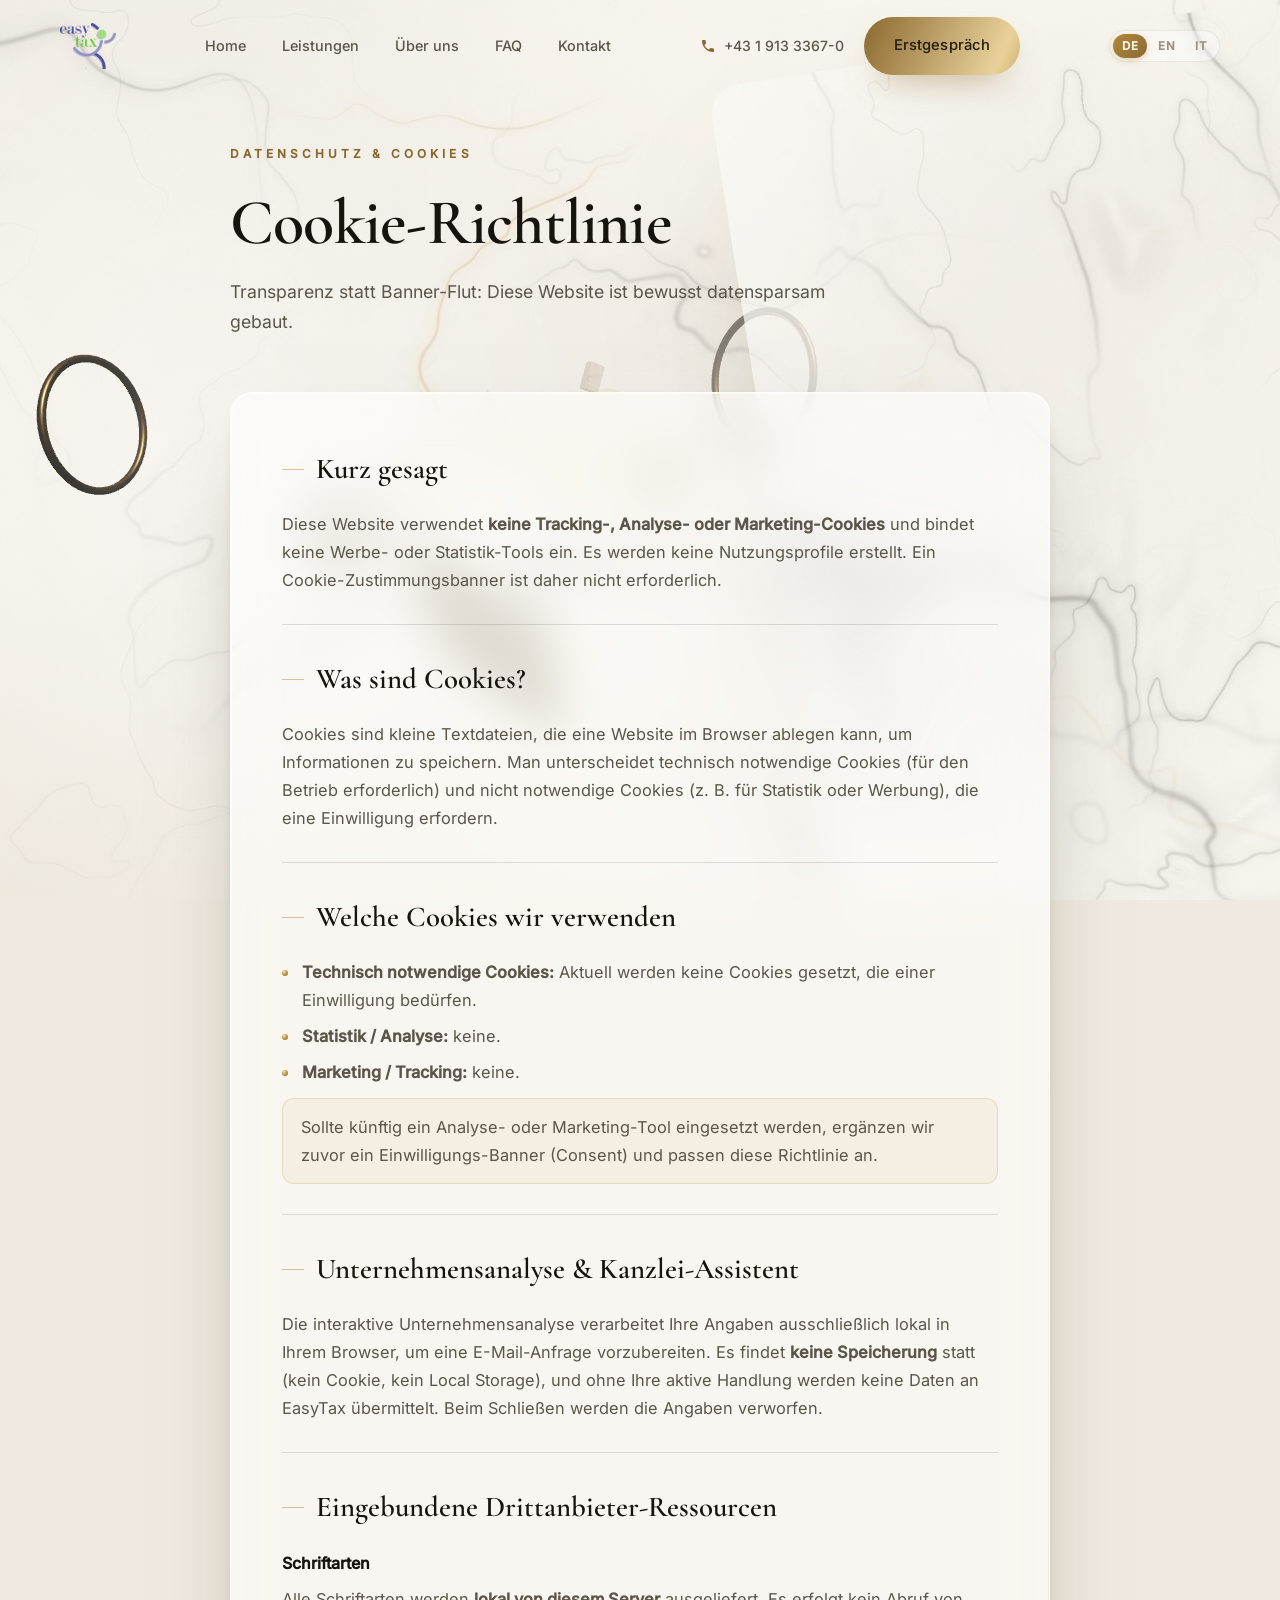
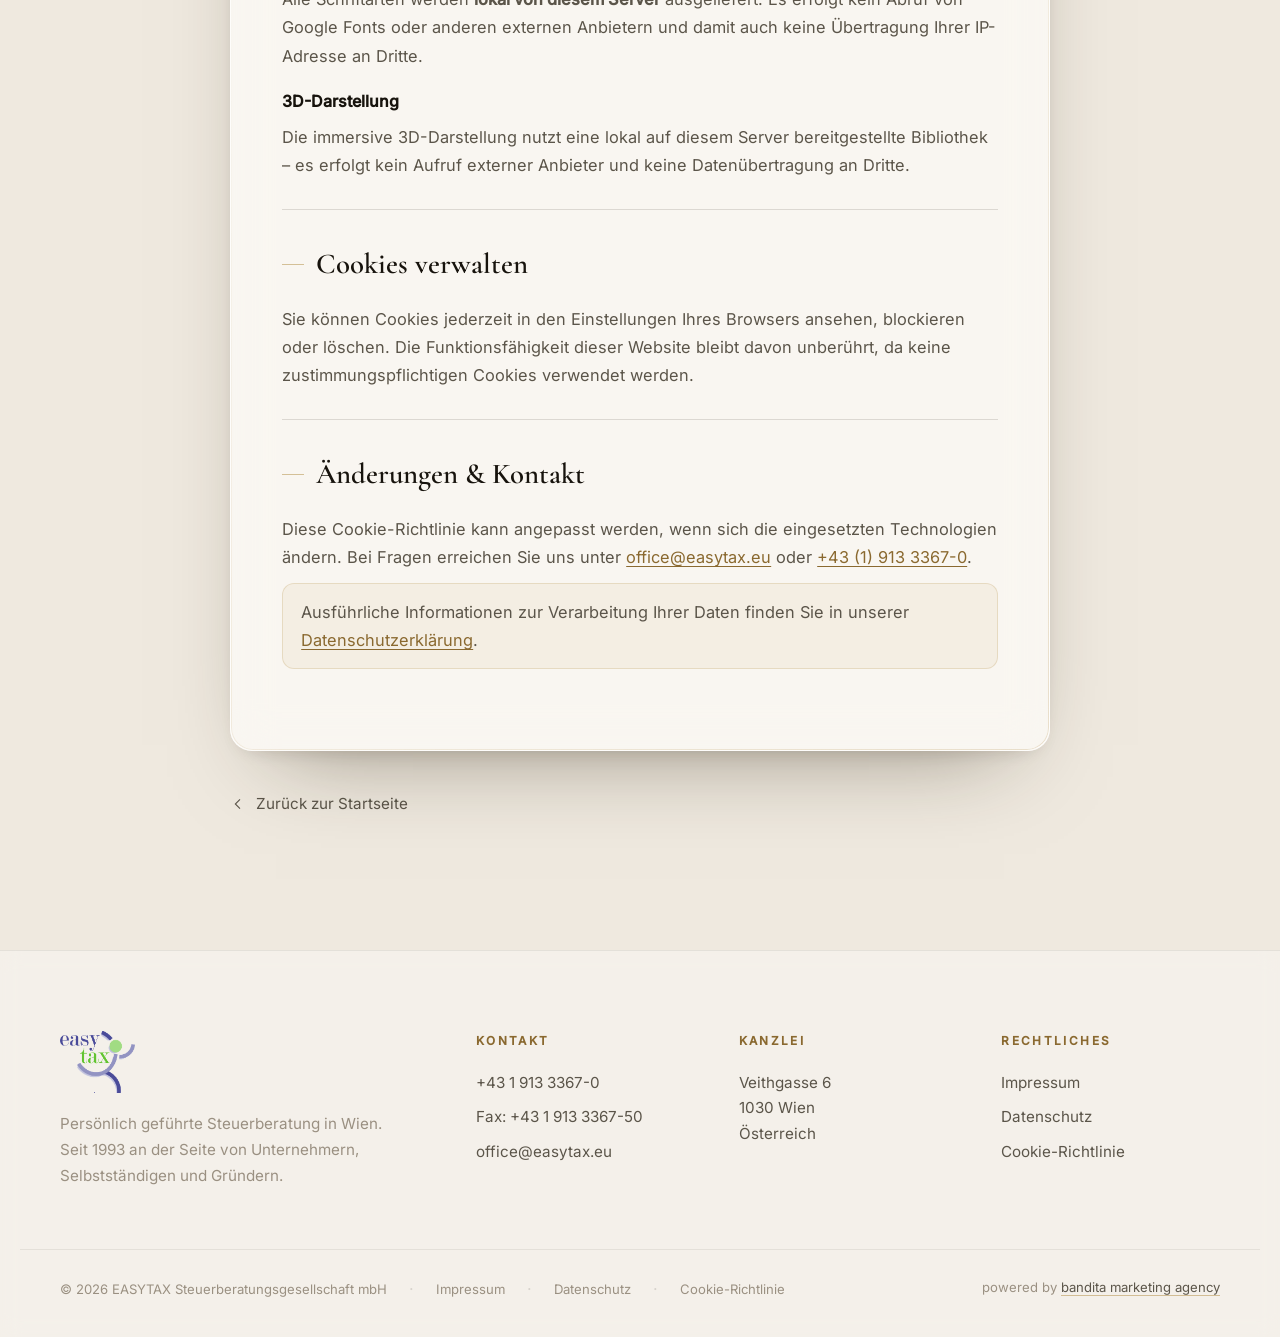
<file: cookies.html>
<!DOCTYPE html>
<html lang="de">
<head>
<meta charset="UTF-8" />
<meta name="viewport" content="width=device-width, initial-scale=1.0" />
<title>Cookie-Richtlinie · EasyTax · Steuerberatung Wien</title>
<meta name="description" content="Cookie-Richtlinie von EasyTax. Diese Website verwendet keine Tracking- oder Marketing-Cookies und speichert keine Analyse-Daten." />
<meta name="robots" content="index,follow" />
<meta name="theme-color" content="#efe9df" />
<script>
  (function () { var h = document.documentElement; h.className += " js"; window.__etReady = false;
    setTimeout(function () { if (!window.__etReady) { h.className = h.className.replace(/\bjs\b/, ""); } }, 4500); })();
</script>
<link rel="stylesheet" href="assets/css/fonts.css" />
<link rel="icon" type="image/png" href="assets/img/easytax-favicon.png" />
<link rel="stylesheet" href="assets/css/styles.css" />
<link rel="stylesheet" href="assets/css/legal.css" />
</head>
<body>

<canvas id="ambient" class="ambient" aria-hidden="true"></canvas>
<div class="grain" aria-hidden="true"></div>
<div class="bg-field" aria-hidden="true"><span class="light-sweep"></span></div>
<div class="stage" aria-hidden="true"><div class="monolith" data-monolith><img src="assets/img/marble-slab.jpg" alt="" /></div></div>

<header class="site-header" id="header">
  <div class="shell header-inner">
    <a href="index.html" class="brand" aria-label="EasyTax Startseite"><img src="assets/img/easytax-logo.png" alt="EasyTax" class="brand-logo" width="56" height="46" /></a>
    <nav class="nav" aria-label="Hauptnavigation">
      <a href="index.html" data-magnetic>Home</a>
      <a href="leistungen.html" data-magnetic>Leistungen</a>
      <a href="index.html#story" data-magnetic>Über uns</a>
      <a href="index.html#faq" data-magnetic>FAQ</a>
      <a href="index.html#anfrage" data-magnetic>Kontakt</a>
    </nav>
    <div class="header-cta">
      <a href="tel:+43191333670" class="link-call" aria-label="EasyTax anrufen" target="_top">
        <svg viewBox="0 0 24 24" class="ic" aria-hidden="true"><path d="M6.6 10.8c1.4 2.8 3.8 5.1 6.6 6.6l2.2-2.2c.3-.3.7-.4 1-.2 1.1.4 2.3.6 3.6.6.6 0 1 .4 1 1V20c0 .6-.4 1-1 1C10.6 21 3 13.4 3 4c0-.6.4-1 1-1h3.5c.6 0 1 .4 1 1 0 1.2.2 2.4.6 3.6.1.4 0 .8-.3 1l-2.2 2.2z"/></svg>
        <span>+43 1 913 3367-0</span>
      </a>
      <a href="index.html#anfrage" class="btn btn-foil"><span>Erstgespräch</span></a>
    </div>
    <div class="lang-switch" id="langSwitch" role="group" aria-label="Sprache · Language · Lingua">
      <button type="button" data-lang="de" aria-pressed="true">DE</button>
      <button type="button" data-lang="en" aria-pressed="false">EN</button>
      <button type="button" data-lang="it" aria-pressed="false">IT</button>
    </div>
    <button class="nav-toggle" id="navToggle" aria-label="Menü öffnen" aria-expanded="false"><span></span><span></span></button>
  </div>
</header>

<main class="legal-main">
  <div class="shell legal-doc">
    <header class="legal-head reveal">
      <div class="legal-chapter"><span class="legal-kicker">Datenschutz &amp; Cookies</span></div>
      <h1 class="legal-h1">Cookie-Richtlinie</h1>
      <p class="legal-sub">Transparenz statt Banner-Flut: Diese Website ist bewusst datensparsam gebaut.</p>
    </header>

    <p class="legal-lang-note" role="note">Hinweis: Diese Übersetzung dient der besseren Verständlichkeit. Rechtlich maßgeblich ist ausschließlich die deutsche Fassung.</p>

    <div class="legal-panel reveal">
      <section class="legal-sec">
        <h2>Kurz gesagt</h2>
        <p>Diese Website verwendet <strong>keine Tracking-, Analyse- oder Marketing-Cookies</strong> und bindet keine Werbe- oder Statistik-Tools ein. Es werden keine Nutzungsprofile erstellt. Ein Cookie-Zustimmungsbanner ist daher nicht erforderlich.</p>
      </section>

      <section class="legal-sec">
        <h2>Was sind Cookies?</h2>
        <p>Cookies sind kleine Textdateien, die eine Website im Browser ablegen kann, um Informationen zu speichern. Man unterscheidet technisch notwendige Cookies (für den Betrieb erforderlich) und nicht notwendige Cookies (z. B. für Statistik oder Werbung), die eine Einwilligung erfordern.</p>
      </section>

      <section class="legal-sec">
        <h2>Welche Cookies wir verwenden</h2>
        <ul>
          <li><strong>Technisch notwendige Cookies:</strong> Aktuell werden keine Cookies gesetzt, die einer Einwilligung bedürfen.</li>
          <li><strong>Statistik / Analyse:</strong> keine.</li>
          <li><strong>Marketing / Tracking:</strong> keine.</li>
        </ul>
        <p class="legal-note">Sollte künftig ein Analyse- oder Marketing-Tool eingesetzt werden, ergänzen wir zuvor ein Einwilligungs-Banner (Consent) und passen diese Richtlinie an.</p>
      </section>

      <section class="legal-sec">
        <h2>Unternehmensanalyse &amp; Kanzlei-Assistent</h2>
        <p>Die interaktive Unternehmensanalyse verarbeitet Ihre Angaben ausschließlich lokal in Ihrem Browser, um eine E-Mail-Anfrage vorzubereiten. Es findet <strong>keine Speicherung</strong> statt (kein Cookie, kein Local Storage), und ohne Ihre aktive Handlung werden keine Daten an EasyTax übermittelt. Beim Schließen werden die Angaben verworfen.</p>
      </section>

      <section class="legal-sec">
        <h2>Eingebundene Drittanbieter-Ressourcen</h2>
        <h3>Schriftarten</h3>
        <p>Alle Schriftarten werden <strong>lokal von diesem Server</strong> ausgeliefert. Es erfolgt kein Abruf von Google Fonts oder anderen externen Anbietern und damit auch keine Übertragung Ihrer IP-Adresse an Dritte.</p>
        <h3>3D-Darstellung</h3>
        <p>Die immersive 3D-Darstellung nutzt eine lokal auf diesem Server bereitgestellte Bibliothek – es erfolgt kein Aufruf externer Anbieter und keine Datenübertragung an Dritte.</p>
      </section>

      <section class="legal-sec">
        <h2>Cookies verwalten</h2>
        <p>Sie können Cookies jederzeit in den Einstellungen Ihres Browsers ansehen, blockieren oder löschen. Die Funktionsfähigkeit dieser Website bleibt davon unberührt, da keine zustimmungspflichtigen Cookies verwendet werden.</p>
      </section>

      <section class="legal-sec">
        <h2>Änderungen &amp; Kontakt</h2>
        <p>Diese Cookie-Richtlinie kann angepasst werden, wenn sich die eingesetzten Technologien ändern. Bei Fragen erreichen Sie uns unter <a href="mailto:office@easytax.eu" target="_top">office@easytax.eu</a> oder <a href="tel:+43191333670" target="_top">+43 (1) 913 3367-0</a>.</p>
        <p class="legal-note">Ausführliche Informationen zur Verarbeitung Ihrer Daten finden Sie in unserer <a href="datenschutz.html">Datenschutzerklärung</a>.</p>
      </section>
    </div>

    <a class="legal-back" href="index.html"><svg viewBox="0 0 24 24" aria-hidden="true"><path d="M15 5l-7 7 7 7"/></svg> Zurück zur Startseite</a>
  </div>
</main>

<footer class="site-footer">
  <div class="shell footer-grid">
    <div class="footer-brand">
      <a href="index.html" class="brand brand--footer"><img src="assets/img/easytax-logo.png" alt="EasyTax" class="brand-logo brand-logo--footer" width="75" height="62" /></a>
      <p>Persönlich geführte Steuerberatung in Wien. Seit 1993 an der Seite von Unternehmern, Selbstständigen und Gründern.</p>
    </div>
    <div class="footer-col"><h4>Kontakt</h4><p><a href="tel:+43191333670" target="_top">+43 1 913 3367-0</a></p><p class="muted">Fax: +43 1 913 3367-50</p><p><a href="mailto:office@easytax.eu" target="_top">office@easytax.eu</a></p></div>
    <div class="footer-col"><h4>Kanzlei</h4><p>Veithgasse 6<br />1030 Wien<br />Österreich</p></div>
    <div class="footer-col"><h4>Rechtliches</h4><p><a href="impressum.html">Impressum</a></p><p><a href="datenschutz.html">Datenschutz</a></p><p><a href="cookies.html">Cookie-Richtlinie</a></p></div>
  </div>
  <div class="shell footer-bottom">
    <div class="footer-legal">
      <p>© <span id="year"></span> EASYTAX Steuerberatungsgesellschaft mbH</p>
      <span class="sep">·</span><a href="impressum.html">Impressum</a>
      <span class="sep">·</span><a href="datenschutz.html">Datenschutz</a>
      <span class="sep">·</span><a href="cookies.html">Cookie-Richtlinie</a>
    </div>
    <p class="bandita-credit">powered by <a href="https://bandita-pink.vercel.app" target="_blank" rel="noopener">bandita marketing agency</a></p>
  </div>
</footer>

<script src="assets/js/main.js"></script>
<script defer src="assets/js/i18n-dict.js"></script>
<script defer src="assets/js/i18n.js"></script>
<script defer src="assets/js/ambient.js"></script>
<script defer src="assets/vendor/three.min.js"></script>
<script defer src="assets/js/scene3d.js"></script>
</body>
</html>
</file>
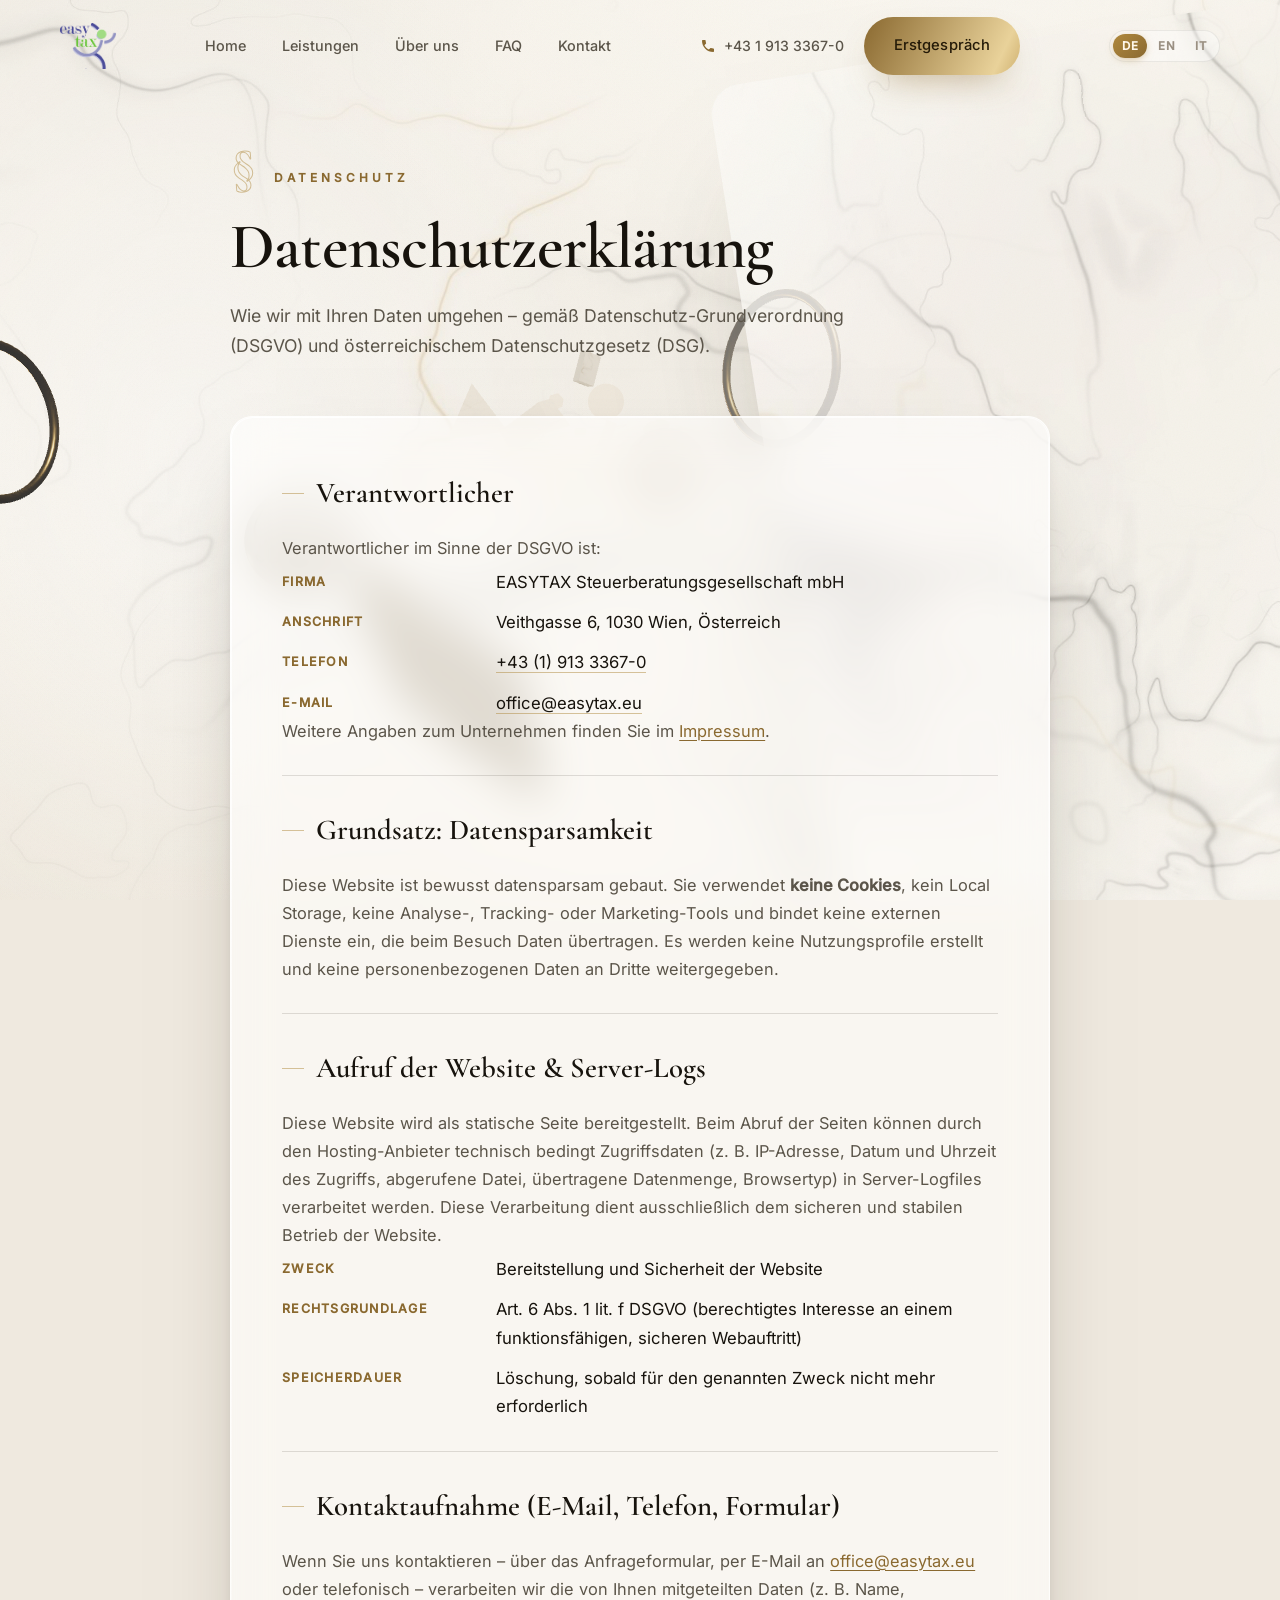
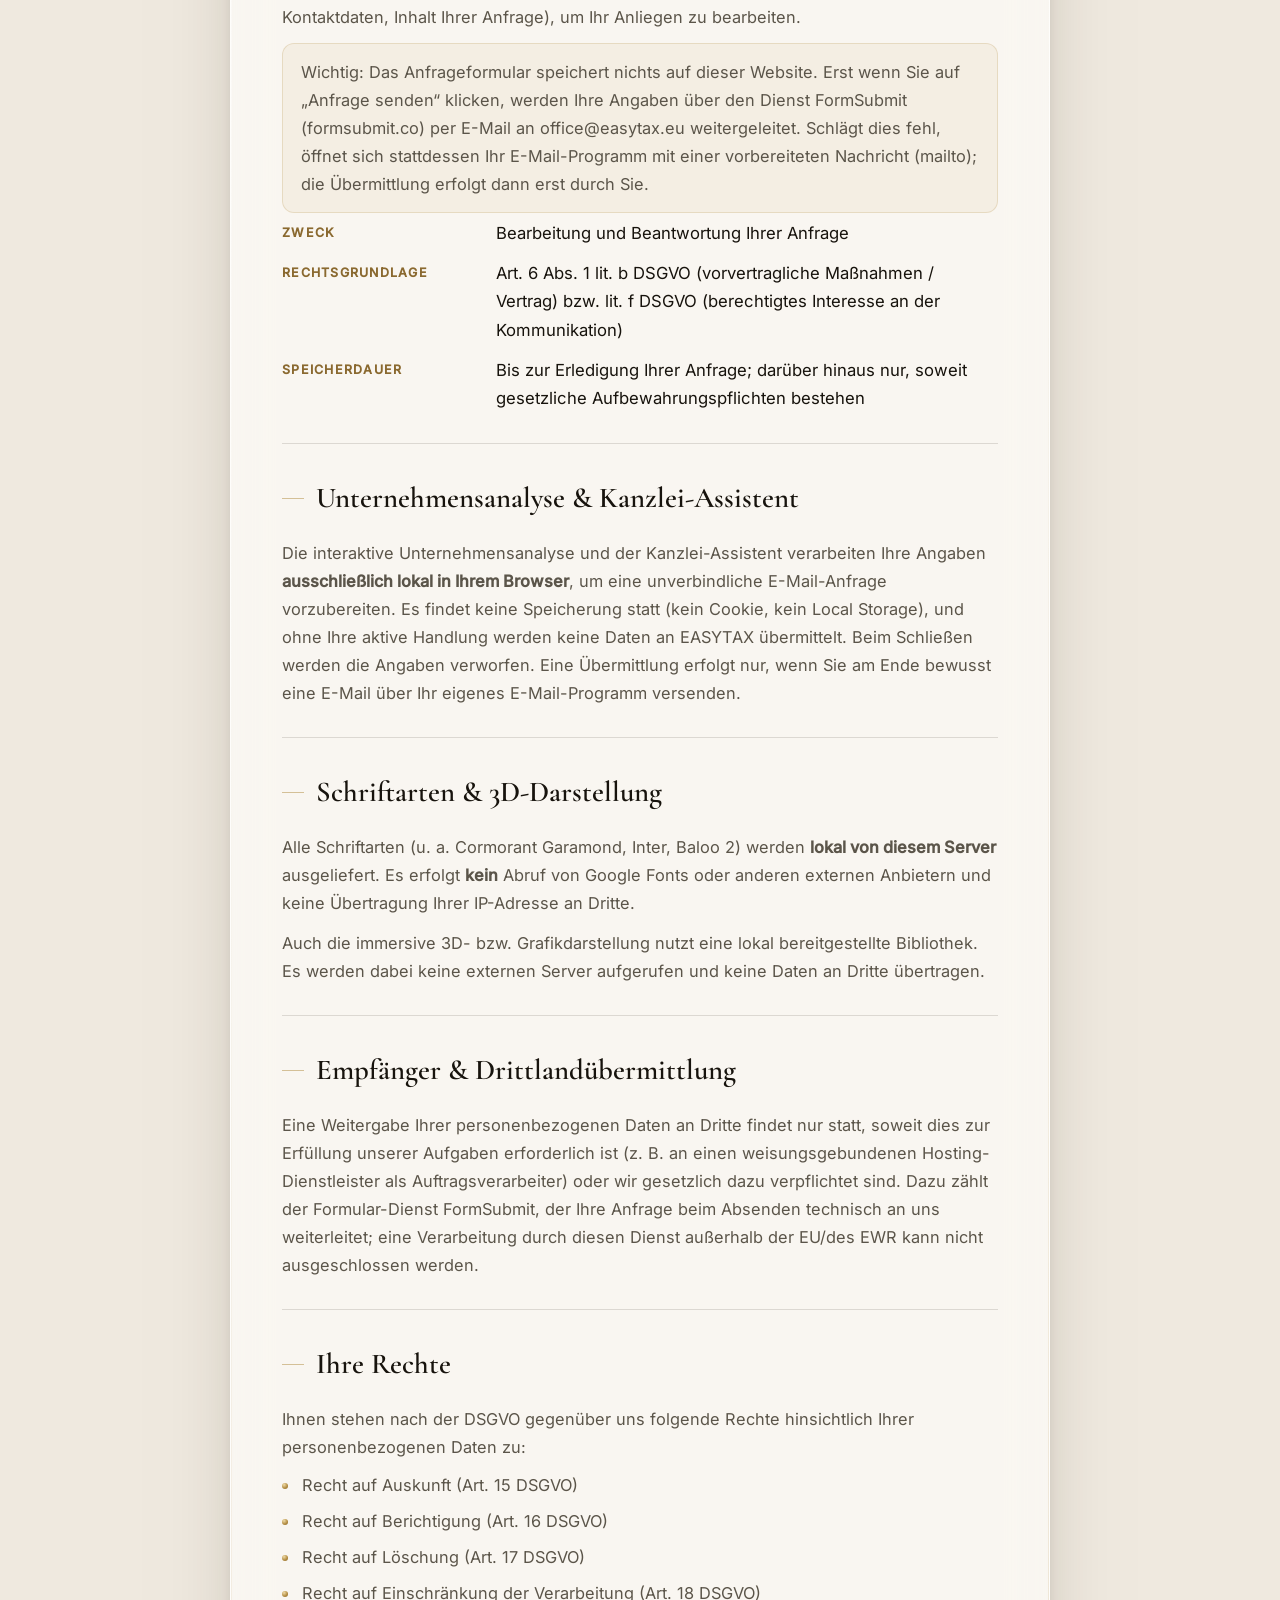
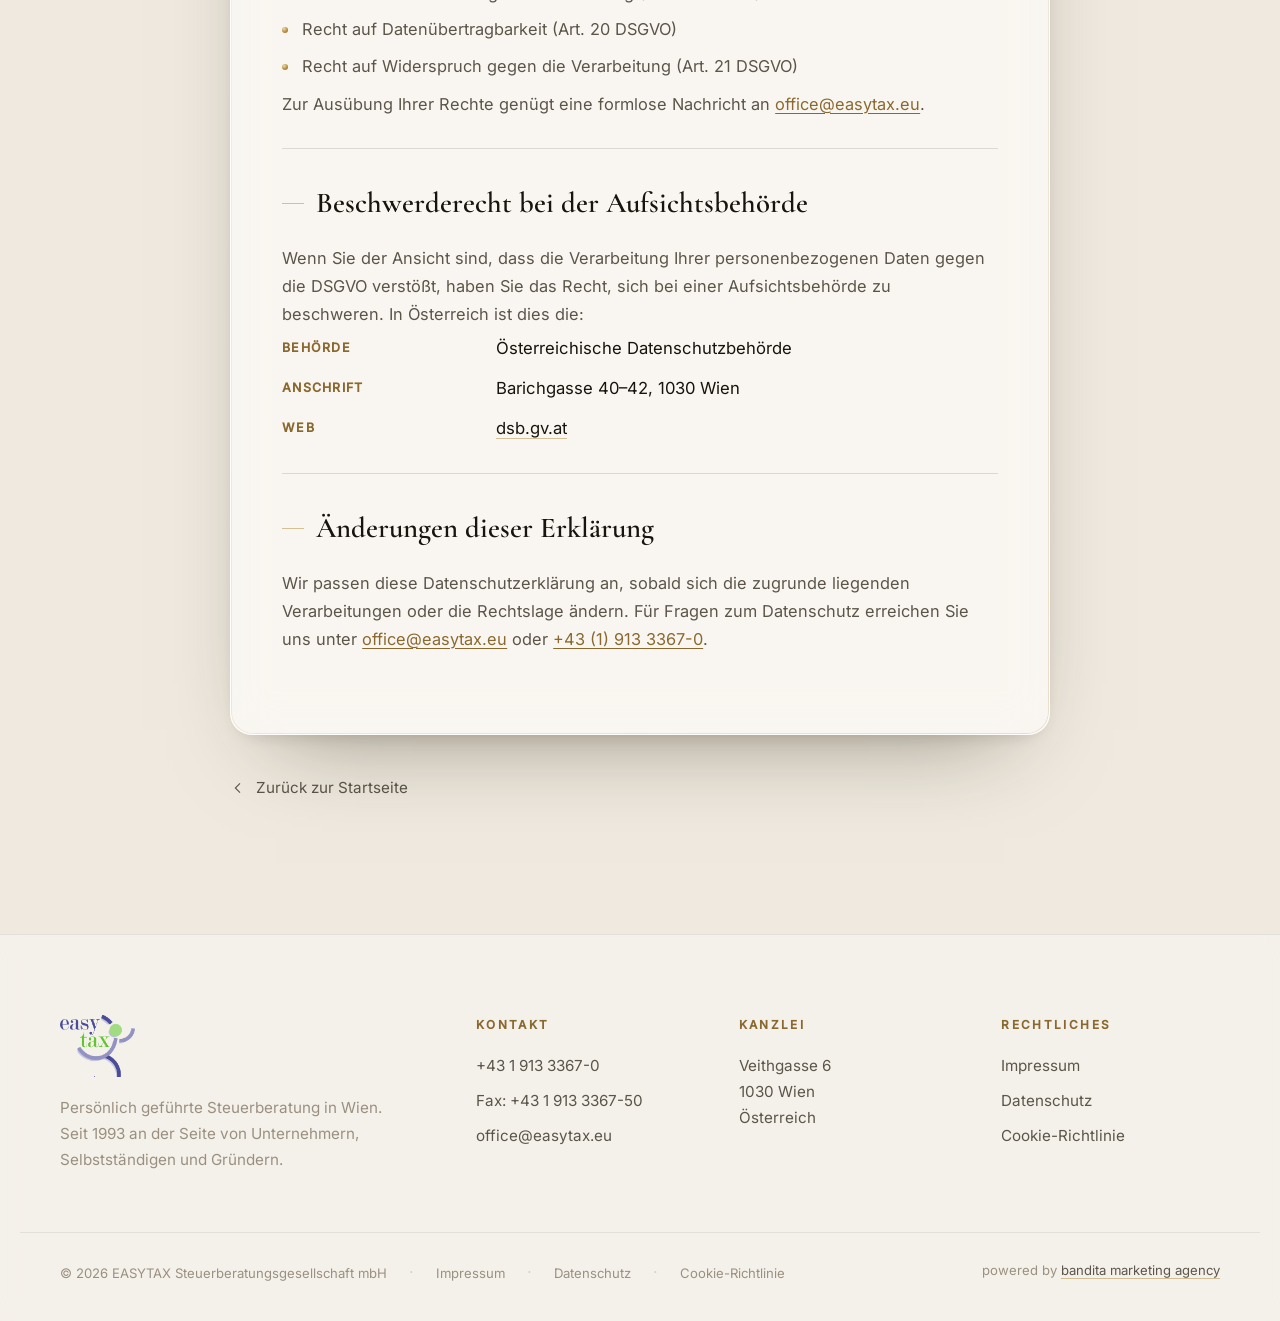
<file: datenschutz.html>
<!DOCTYPE html>
<html lang="de">
<head>
<meta charset="UTF-8" />
<meta name="viewport" content="width=device-width, initial-scale=1.0" />
<title>Datenschutzerklärung · EASYTAX Steuerberatungsgesellschaft mbH · Wien</title>
<meta name="description" content="Datenschutzerklärung der EASYTAX Steuerberatungsgesellschaft mbH gemäß DSGVO. Datensparsame Website ohne Tracking, ohne Cookies, mit selbst gehosteten Schriftarten." />
<meta name="robots" content="index,follow" />
<meta name="theme-color" content="#efe9df" />
<script>
  (function () { var h = document.documentElement; h.className += " js"; window.__etReady = false;
    setTimeout(function () { if (!window.__etReady) { h.className = h.className.replace(/\bjs\b/, ""); } }, 4500); })();
</script>
<link rel="stylesheet" href="assets/css/fonts.css" />
<link rel="icon" type="image/png" href="assets/img/easytax-favicon.png" />
<link rel="stylesheet" href="assets/css/styles.css" />
<link rel="stylesheet" href="assets/css/legal.css" />
</head>
<body>

<canvas id="ambient" class="ambient" aria-hidden="true"></canvas>
<div class="grain" aria-hidden="true"></div>
<div class="bg-field" aria-hidden="true"><span class="light-sweep"></span></div>
<div class="stage" aria-hidden="true"><div class="monolith" data-monolith><img src="assets/img/marble-slab.jpg" alt="" /></div></div>

<header class="site-header" id="header">
  <div class="shell header-inner">
    <a href="index.html" class="brand" aria-label="EasyTax Startseite"><img src="assets/img/easytax-logo.png" alt="EasyTax" class="brand-logo" width="56" height="46" /></a>
    <nav class="nav" aria-label="Hauptnavigation">
      <a href="index.html" data-magnetic>Home</a>
      <a href="leistungen.html" data-magnetic>Leistungen</a>
      <a href="index.html#story" data-magnetic>Über uns</a>
      <a href="index.html#faq" data-magnetic>FAQ</a>
      <a href="index.html#anfrage" data-magnetic>Kontakt</a>
    </nav>
    <div class="header-cta">
      <a href="tel:+43191333670" class="link-call" aria-label="EasyTax anrufen" target="_top">
        <svg viewBox="0 0 24 24" class="ic" aria-hidden="true"><path d="M6.6 10.8c1.4 2.8 3.8 5.1 6.6 6.6l2.2-2.2c.3-.3.7-.4 1-.2 1.1.4 2.3.6 3.6.6.6 0 1 .4 1 1V20c0 .6-.4 1-1 1C10.6 21 3 13.4 3 4c0-.6.4-1 1-1h3.5c.6 0 1 .4 1 1 0 1.2.2 2.4.6 3.6.1.4 0 .8-.3 1l-2.2 2.2z"/></svg>
        <span>+43 1 913 3367-0</span>
      </a>
      <a href="index.html#anfrage" class="btn btn-foil"><span>Erstgespräch</span></a>
    </div>
    <div class="lang-switch" id="langSwitch" role="group" aria-label="Sprache · Language · Lingua">
      <button type="button" data-lang="de" aria-pressed="true">DE</button>
      <button type="button" data-lang="en" aria-pressed="false">EN</button>
      <button type="button" data-lang="it" aria-pressed="false">IT</button>
    </div>
    <button class="nav-toggle" id="navToggle" aria-label="Menü öffnen" aria-expanded="false"><span></span><span></span></button>
  </div>
</header>

<main class="legal-main">
  <div class="shell legal-doc">
    <header class="legal-head reveal">
      <div class="legal-chapter"><span class="legal-no">§</span><span class="legal-kicker">Datenschutz</span></div>
      <h1 class="legal-h1">Datenschutz&shy;erklärung</h1>
      <p class="legal-sub">Wie wir mit Ihren Daten umgehen – gemäß Datenschutz-Grundverordnung (DSGVO) und österreichischem Datenschutzgesetz (DSG).</p>
    </header>

    <p class="legal-lang-note" role="note">Hinweis: Diese Übersetzung dient der besseren Verständlichkeit. Rechtlich maßgeblich ist ausschließlich die deutsche Fassung.</p>

    <div class="legal-panel reveal">
      <section class="legal-sec">
        <h2>Verantwortlicher</h2>
        <p>Verantwortlicher im Sinne der DSGVO ist:</p>
        <dl class="legal-dl">
          <dt>Firma</dt><dd>EASYTAX Steuerberatungsgesellschaft mbH</dd>
          <dt>Anschrift</dt><dd>Veithgasse 6, 1030 Wien, Österreich</dd>
          <dt>Telefon</dt><dd><a href="tel:+43191333670" target="_top">+43 (1) 913 3367-0</a></dd>
          <dt>E-Mail</dt><dd><a href="mailto:office@easytax.eu" target="_top">office@easytax.eu</a></dd>
        </dl>
        <p>Weitere Angaben zum Unternehmen finden Sie im <a href="impressum.html">Impressum</a>.</p>
      </section>

      <section class="legal-sec">
        <h2>Grundsatz: Datensparsamkeit</h2>
        <p>Diese Website ist bewusst datensparsam gebaut. Sie verwendet <strong>keine Cookies</strong>, kein Local Storage, keine Analyse-, Tracking- oder Marketing-Tools und bindet keine externen Dienste ein, die beim Besuch Daten übertragen. Es werden keine Nutzungsprofile erstellt und keine personenbezogenen Daten an Dritte weitergegeben.</p>
      </section>

      <section class="legal-sec">
        <h2>Aufruf der Website &amp; Server-Logs</h2>
        <p>Diese Website wird als statische Seite bereitgestellt. Beim Abruf der Seiten können durch den Hosting-Anbieter technisch bedingt Zugriffsdaten (z. B. IP-Adresse, Datum und Uhrzeit des Zugriffs, abgerufene Datei, übertragene Datenmenge, Browsertyp) in Server-Logfiles verarbeitet werden. Diese Verarbeitung dient ausschließlich dem sicheren und stabilen Betrieb der Website.</p>
        <dl class="legal-dl">
          <dt>Zweck</dt><dd>Bereitstellung und Sicherheit der Website</dd>
          <dt>Rechtsgrundlage</dt><dd>Art. 6 Abs. 1 lit. f DSGVO (berechtigtes Interesse an einem funktionsfähigen, sicheren Webauftritt)</dd>
          <dt>Speicherdauer</dt><dd>Löschung, sobald für den genannten Zweck nicht mehr erforderlich</dd>
        </dl>
      </section>

      <section class="legal-sec">
        <h2>Kontaktaufnahme (E-Mail, Telefon, Formular)</h2>
        <p>Wenn Sie uns kontaktieren – über das Anfrageformular, per E-Mail an <a href="mailto:office@easytax.eu" target="_top">office@easytax.eu</a> oder telefonisch – verarbeiten wir die von Ihnen mitgeteilten Daten (z. B. Name, Kontaktdaten, Inhalt Ihrer Anfrage), um Ihr Anliegen zu bearbeiten.</p>
        <p class="legal-note">Wichtig: Das Anfrageformular speichert nichts auf dieser Website. Erst wenn Sie auf „Anfrage senden“ klicken, werden Ihre Angaben über den Dienst FormSubmit (formsubmit.co) per E-Mail an office@easytax.eu weitergeleitet. Schlägt dies fehl, öffnet sich stattdessen Ihr E-Mail-Programm mit einer vorbereiteten Nachricht (mailto); die Übermittlung erfolgt dann erst durch Sie.</p>
        <dl class="legal-dl">
          <dt>Zweck</dt><dd>Bearbeitung und Beantwortung Ihrer Anfrage</dd>
          <dt>Rechtsgrundlage</dt><dd>Art. 6 Abs. 1 lit. b DSGVO (vorvertragliche Maßnahmen / Vertrag) bzw. lit. f DSGVO (berechtigtes Interesse an der Kommunikation)</dd>
          <dt>Speicherdauer</dt><dd>Bis zur Erledigung Ihrer Anfrage; darüber hinaus nur, soweit gesetzliche Aufbewahrungspflichten bestehen</dd>
        </dl>
      </section>

      <section class="legal-sec">
        <h2>Unternehmensanalyse &amp; Kanzlei-Assistent</h2>
        <p>Die interaktive Unternehmensanalyse und der Kanzlei-Assistent verarbeiten Ihre Angaben <strong>ausschließlich lokal in Ihrem Browser</strong>, um eine unverbindliche E-Mail-Anfrage vorzubereiten. Es findet keine Speicherung statt (kein Cookie, kein Local Storage), und ohne Ihre aktive Handlung werden keine Daten an EASYTAX übermittelt. Beim Schließen werden die Angaben verworfen. Eine Übermittlung erfolgt nur, wenn Sie am Ende bewusst eine E-Mail über Ihr eigenes E-Mail-Programm versenden.</p>
      </section>

      <section class="legal-sec">
        <h2>Schriftarten &amp; 3D-Darstellung</h2>
        <p>Alle Schriftarten (u. a. Cormorant Garamond, Inter, Baloo 2) werden <strong>lokal von diesem Server</strong> ausgeliefert. Es erfolgt <strong>kein</strong> Abruf von Google Fonts oder anderen externen Anbietern und keine Übertragung Ihrer IP-Adresse an Dritte.</p>
        <p>Auch die immersive 3D- bzw. Grafikdarstellung nutzt eine lokal bereitgestellte Bibliothek. Es werden dabei keine externen Server aufgerufen und keine Daten an Dritte übertragen.</p>
      </section>

      <section class="legal-sec">
        <h2>Empfänger &amp; Drittlandübermittlung</h2>
        <p>Eine Weitergabe Ihrer personenbezogenen Daten an Dritte findet nur statt, soweit dies zur Erfüllung unserer Aufgaben erforderlich ist (z. B. an einen weisungsgebundenen Hosting-Dienstleister als Auftragsverarbeiter) oder wir gesetzlich dazu verpflichtet sind. Dazu zählt der Formular-Dienst FormSubmit, der Ihre Anfrage beim Absenden technisch an uns weiterleitet; eine Verarbeitung durch diesen Dienst außerhalb der EU/des EWR kann nicht ausgeschlossen werden.</p>
      </section>

      <section class="legal-sec">
        <h2>Ihre Rechte</h2>
        <p>Ihnen stehen nach der DSGVO gegenüber uns folgende Rechte hinsichtlich Ihrer personenbezogenen Daten zu:</p>
        <ul>
          <li>Recht auf Auskunft (Art. 15 DSGVO)</li>
          <li>Recht auf Berichtigung (Art. 16 DSGVO)</li>
          <li>Recht auf Löschung (Art. 17 DSGVO)</li>
          <li>Recht auf Einschränkung der Verarbeitung (Art. 18 DSGVO)</li>
          <li>Recht auf Datenübertragbarkeit (Art. 20 DSGVO)</li>
          <li>Recht auf Widerspruch gegen die Verarbeitung (Art. 21 DSGVO)</li>
        </ul>
        <p>Zur Ausübung Ihrer Rechte genügt eine formlose Nachricht an <a href="mailto:office@easytax.eu" target="_top">office@easytax.eu</a>.</p>
      </section>

      <section class="legal-sec">
        <h2>Beschwerderecht bei der Aufsichtsbehörde</h2>
        <p>Wenn Sie der Ansicht sind, dass die Verarbeitung Ihrer personenbezogenen Daten gegen die DSGVO verstößt, haben Sie das Recht, sich bei einer Aufsichtsbehörde zu beschweren. In Österreich ist dies die:</p>
        <dl class="legal-dl">
          <dt>Behörde</dt><dd>Österreichische Datenschutzbehörde</dd>
          <dt>Anschrift</dt><dd>Barichgasse 40–42, 1030 Wien</dd>
          <dt>Web</dt><dd><a href="https://www.dsb.gv.at" target="_blank" rel="noopener">dsb.gv.at</a></dd>
        </dl>
      </section>

      <section class="legal-sec">
        <h2>Änderungen dieser Erklärung</h2>
        <p>Wir passen diese Datenschutzerklärung an, sobald sich die zugrunde liegenden Verarbeitungen oder die Rechtslage ändern. Für Fragen zum Datenschutz erreichen Sie uns unter <a href="mailto:office@easytax.eu" target="_top">office@easytax.eu</a> oder <a href="tel:+43191333670" target="_top">+43 (1) 913 3367-0</a>.</p>
      </section>
    </div>

    <a class="legal-back" href="index.html"><svg viewBox="0 0 24 24" aria-hidden="true"><path d="M15 5l-7 7 7 7"/></svg> Zurück zur Startseite</a>
  </div>
</main>

<footer class="site-footer">
  <div class="shell footer-grid">
    <div class="footer-brand">
      <a href="index.html" class="brand brand--footer"><img src="assets/img/easytax-logo.png" alt="EasyTax" class="brand-logo brand-logo--footer" width="75" height="62" /></a>
      <p>Persönlich geführte Steuerberatung in Wien. Seit 1993 an der Seite von Unternehmern, Selbstständigen und Gründern.</p>
    </div>
    <div class="footer-col"><h4>Kontakt</h4><p><a href="tel:+43191333670" target="_top">+43 1 913 3367-0</a></p><p class="muted">Fax: +43 1 913 3367-50</p><p><a href="mailto:office@easytax.eu" target="_top">office@easytax.eu</a></p></div>
    <div class="footer-col"><h4>Kanzlei</h4><p>Veithgasse 6<br />1030 Wien<br />Österreich</p></div>
    <div class="footer-col"><h4>Rechtliches</h4><p><a href="impressum.html">Impressum</a></p><p><a href="datenschutz.html">Datenschutz</a></p><p><a href="cookies.html">Cookie-Richtlinie</a></p></div>
  </div>
  <div class="shell footer-bottom">
    <div class="footer-legal">
      <p>© <span id="year"></span> EASYTAX Steuerberatungsgesellschaft mbH</p>
      <span class="sep">·</span><a href="impressum.html">Impressum</a>
      <span class="sep">·</span><a href="datenschutz.html">Datenschutz</a>
      <span class="sep">·</span><a href="cookies.html">Cookie-Richtlinie</a>
    </div>
    <p class="bandita-credit">powered by <a href="https://bandita-pink.vercel.app" target="_blank" rel="noopener">bandita marketing agency</a></p>
  </div>
</footer>

<script src="assets/js/main.js"></script>
<script defer src="assets/js/i18n-dict.js"></script>
<script defer src="assets/js/i18n.js"></script>
<script defer src="assets/js/ambient.js"></script>
<script defer src="assets/vendor/three.min.js"></script>
<script defer src="assets/js/scene3d.js"></script>
</body>
</html>
</file>
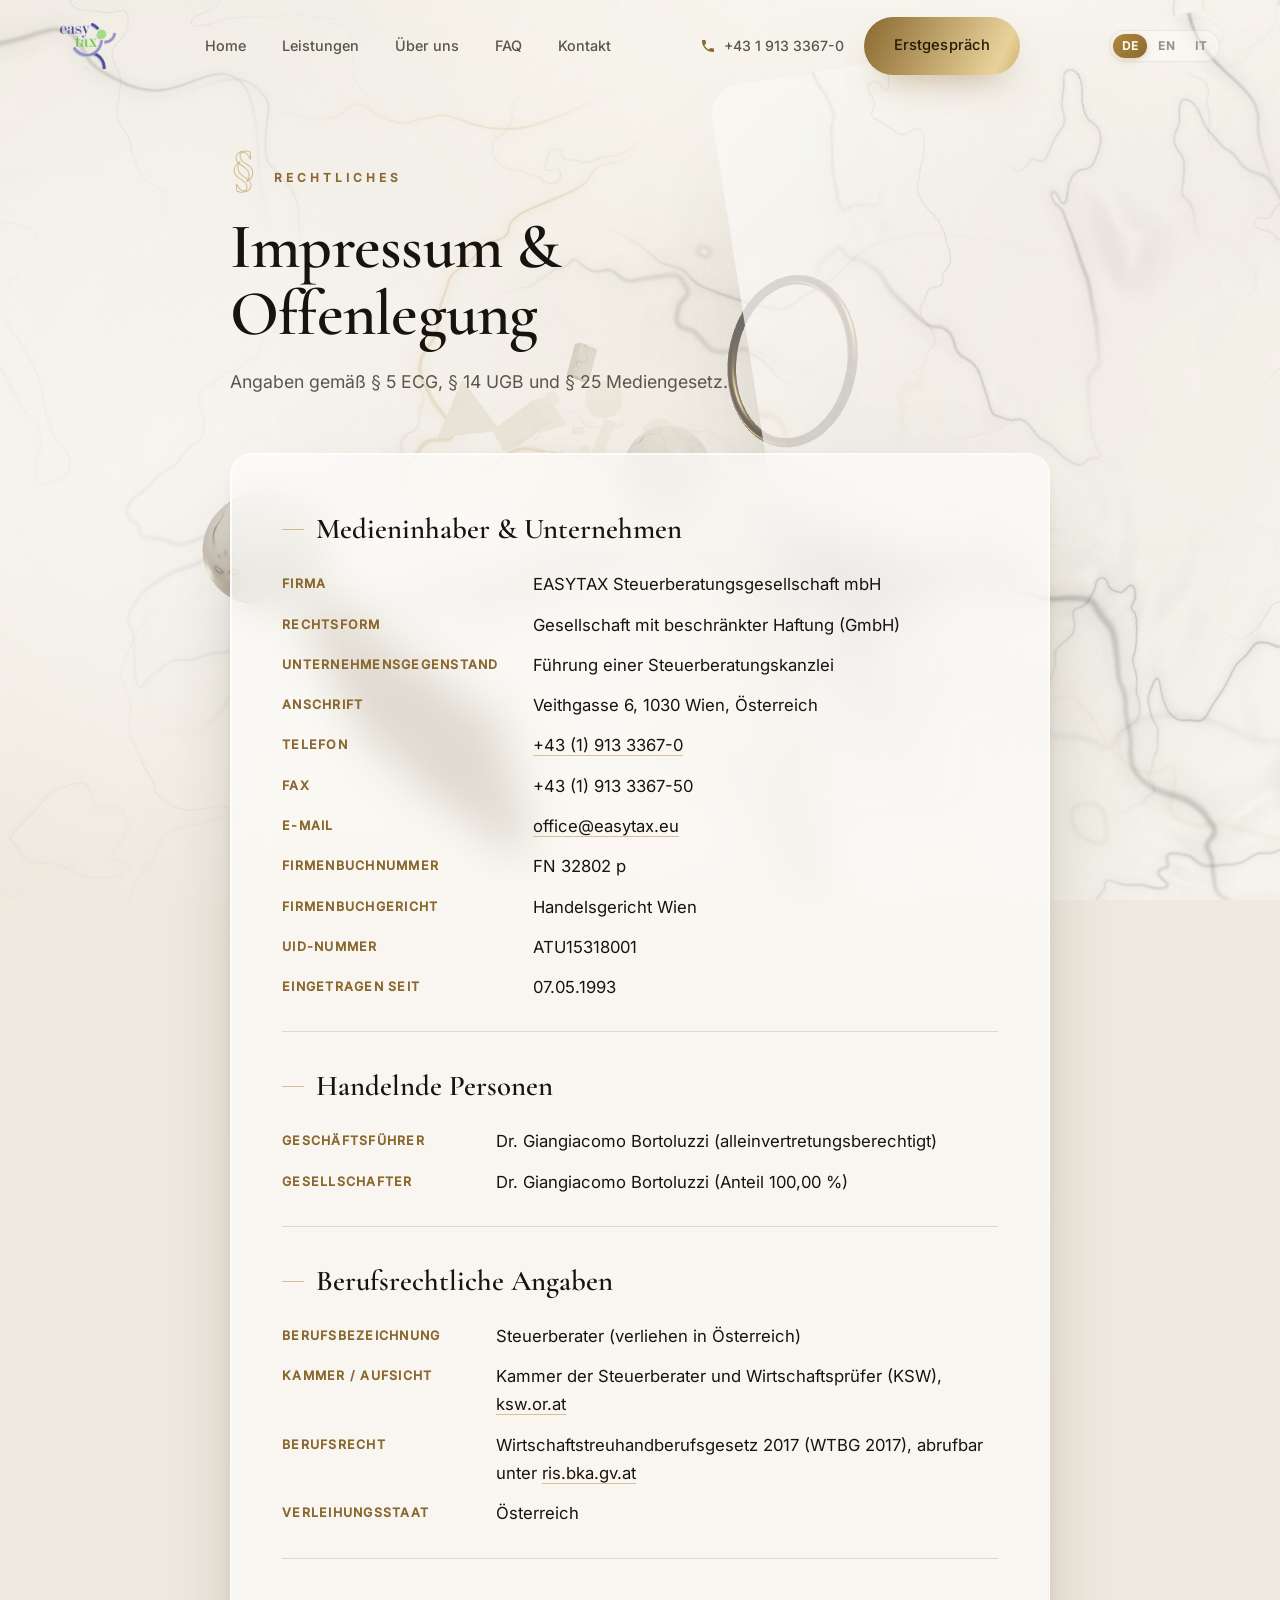
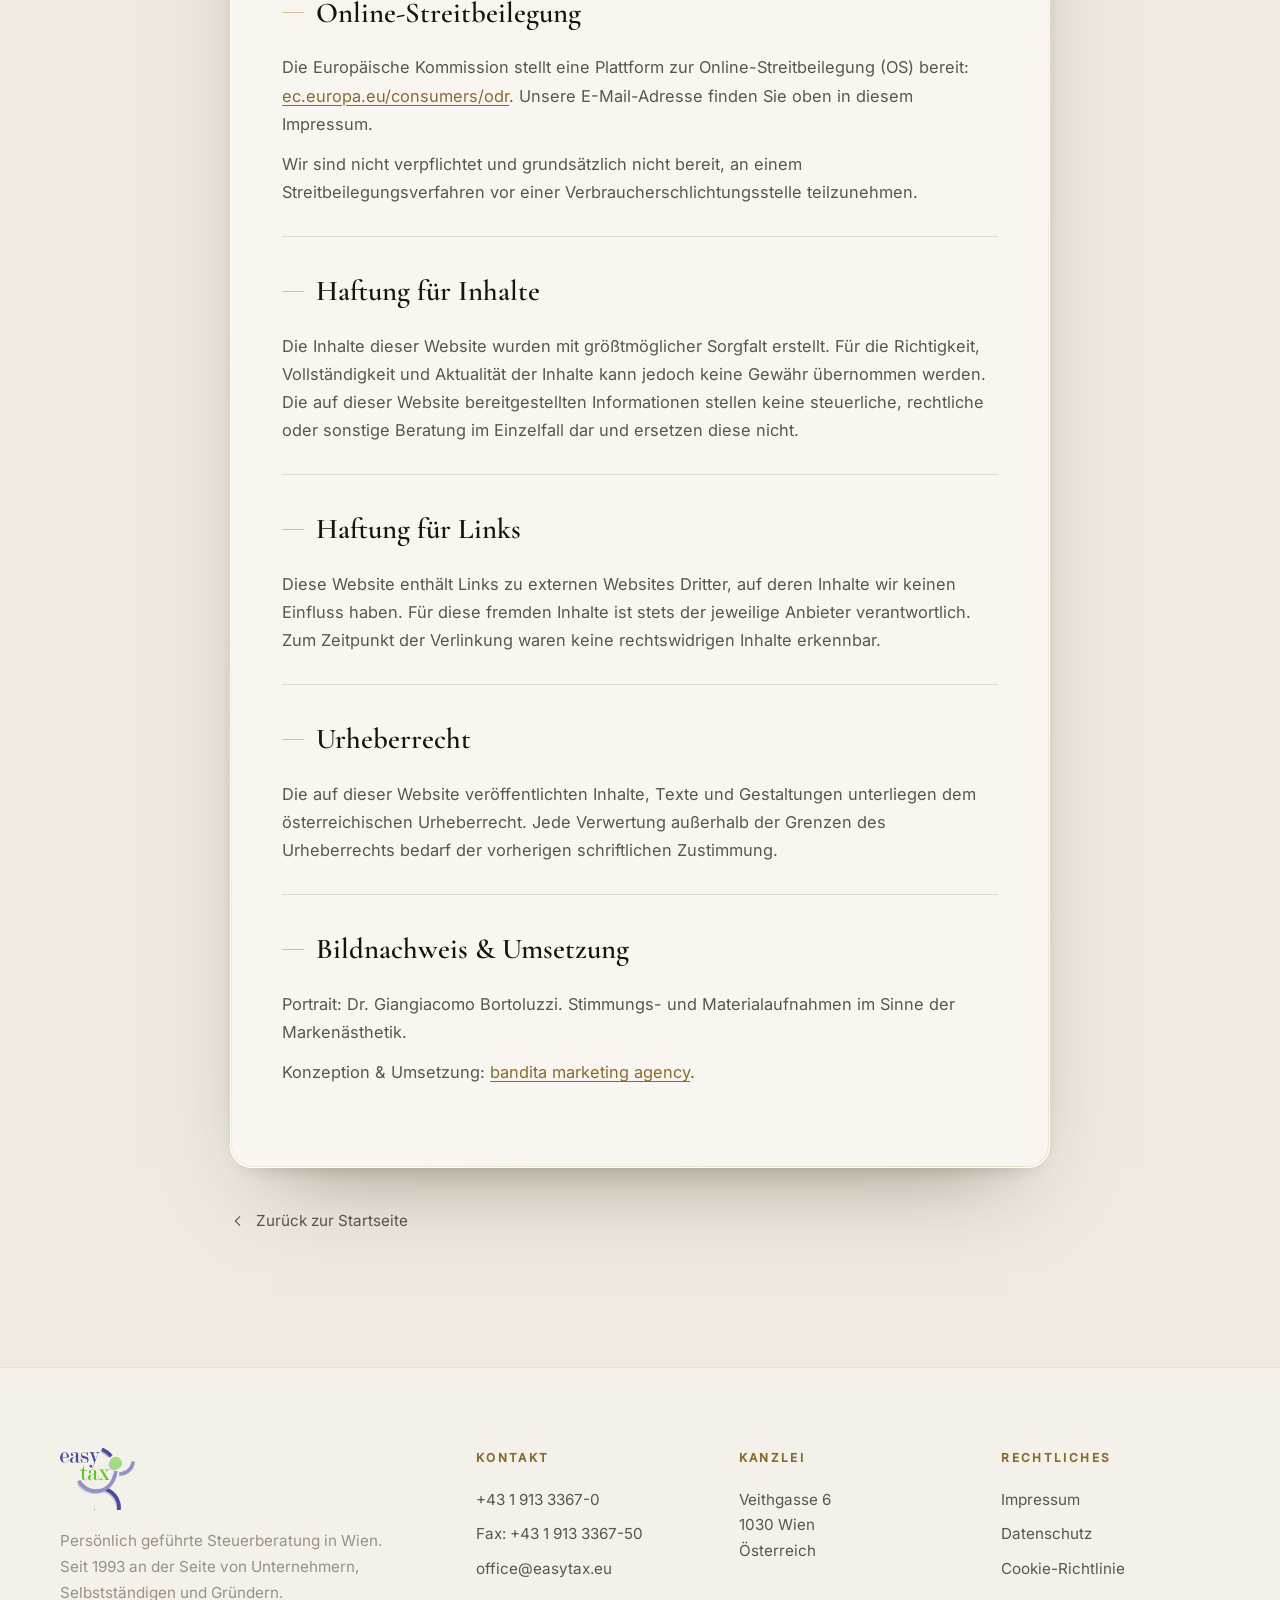
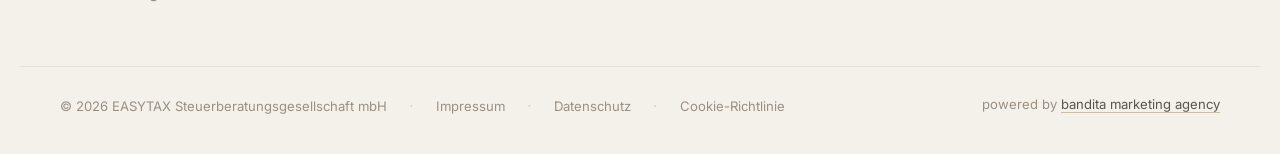
<file: impressum.html>
<!DOCTYPE html>
<html lang="de">
<head>
<meta charset="UTF-8" />
<meta name="viewport" content="width=device-width, initial-scale=1.0" />
<title>Impressum · EASYTAX Steuerberatungsgesellschaft mbH · Wien</title>
<meta name="description" content="Impressum und Offenlegung der EASYTAX Steuerberatungsgesellschaft mbH, Veithgasse 6, 1030 Wien. FN 32802 p, Handelsgericht Wien, UID ATU15318001." />
<meta name="robots" content="index,follow" />
<meta name="theme-color" content="#efe9df" />
<script>
  (function () { var h = document.documentElement; h.className += " js"; window.__etReady = false;
    setTimeout(function () { if (!window.__etReady) { h.className = h.className.replace(/\bjs\b/, ""); } }, 4500); })();
</script>
<link rel="stylesheet" href="assets/css/fonts.css" />
<link rel="icon" type="image/png" href="assets/img/easytax-favicon.png" />
<link rel="stylesheet" href="assets/css/styles.css" />
<link rel="stylesheet" href="assets/css/legal.css" />
</head>
<body>

<canvas id="ambient" class="ambient" aria-hidden="true"></canvas>
<div class="grain" aria-hidden="true"></div>
<div class="bg-field" aria-hidden="true"><span class="light-sweep"></span></div>
<div class="stage" aria-hidden="true"><div class="monolith" data-monolith><img src="assets/img/marble-slab.jpg" alt="" /></div></div>

<header class="site-header" id="header">
  <div class="shell header-inner">
    <a href="index.html" class="brand" aria-label="EasyTax Startseite"><img src="assets/img/easytax-logo.png" alt="EasyTax" class="brand-logo" width="56" height="46" /></a>
    <nav class="nav" aria-label="Hauptnavigation">
      <a href="index.html" data-magnetic>Home</a>
      <a href="leistungen.html" data-magnetic>Leistungen</a>
      <a href="index.html#story" data-magnetic>Über uns</a>
      <a href="index.html#faq" data-magnetic>FAQ</a>
      <a href="index.html#anfrage" data-magnetic>Kontakt</a>
    </nav>
    <div class="header-cta">
      <a href="tel:+43191333670" class="link-call" aria-label="EasyTax anrufen" target="_top">
        <svg viewBox="0 0 24 24" class="ic" aria-hidden="true"><path d="M6.6 10.8c1.4 2.8 3.8 5.1 6.6 6.6l2.2-2.2c.3-.3.7-.4 1-.2 1.1.4 2.3.6 3.6.6.6 0 1 .4 1 1V20c0 .6-.4 1-1 1C10.6 21 3 13.4 3 4c0-.6.4-1 1-1h3.5c.6 0 1 .4 1 1 0 1.2.2 2.4.6 3.6.1.4 0 .8-.3 1l-2.2 2.2z"/></svg>
        <span>+43 1 913 3367-0</span>
      </a>
      <a href="index.html#anfrage" class="btn btn-foil"><span>Erstgespräch</span></a>
    </div>
    <div class="lang-switch" id="langSwitch" role="group" aria-label="Sprache · Language · Lingua">
      <button type="button" data-lang="de" aria-pressed="true">DE</button>
      <button type="button" data-lang="en" aria-pressed="false">EN</button>
      <button type="button" data-lang="it" aria-pressed="false">IT</button>
    </div>
    <button class="nav-toggle" id="navToggle" aria-label="Menü öffnen" aria-expanded="false"><span></span><span></span></button>
  </div>
</header>

<main class="legal-main">
  <div class="shell legal-doc">
    <header class="legal-head reveal">
      <div class="legal-chapter"><span class="legal-no">§</span><span class="legal-kicker">Rechtliches</span></div>
      <h1 class="legal-h1">Impressum &amp; Offenlegung</h1>
      <p class="legal-sub">Angaben gemäß § 5 ECG, § 14 UGB und § 25 Mediengesetz.</p>
    </header>

    <p class="legal-lang-note" role="note">Hinweis: Diese Übersetzung dient der besseren Verständlichkeit. Rechtlich maßgeblich ist ausschließlich die deutsche Fassung.</p>

    <div class="legal-panel reveal">
      <section class="legal-sec">
        <h2>Medieninhaber &amp; Unternehmen</h2>
        <dl class="legal-dl">
          <dt>Firma</dt><dd>EASYTAX Steuerberatungsgesellschaft mbH</dd>
          <dt>Rechtsform</dt><dd>Gesellschaft mit beschränkter Haftung (GmbH)</dd>
          <dt>Unternehmensgegenstand</dt><dd>Führung einer Steuerberatungskanzlei</dd>
          <dt>Anschrift</dt><dd>Veithgasse 6, 1030 Wien, Österreich</dd>
          <dt>Telefon</dt><dd><a href="tel:+43191333670" target="_top">+43 (1) 913 3367-0</a></dd>
          <dt>Fax</dt><dd>+43 (1) 913 3367-50</dd>
          <dt>E-Mail</dt><dd><a href="mailto:office@easytax.eu" target="_top">office@easytax.eu</a></dd>
          <dt>Firmenbuchnummer</dt><dd>FN 32802 p</dd>
          <dt>Firmenbuchgericht</dt><dd>Handelsgericht Wien</dd>
          <dt>UID-Nummer</dt><dd>ATU15318001</dd>
          <dt>Eingetragen seit</dt><dd>07.05.1993</dd>
        </dl>
      </section>

      <section class="legal-sec">
        <h2>Handelnde Personen</h2>
        <dl class="legal-dl">
          <dt>Geschäftsführer</dt><dd>Dr. Giangiacomo Bortoluzzi (alleinvertretungsberechtigt)</dd>
          <dt>Gesellschafter</dt><dd>Dr. Giangiacomo Bortoluzzi (Anteil 100,00 %)</dd>
        </dl>
      </section>

      <section class="legal-sec">
        <h2>Berufsrechtliche Angaben</h2>
        <dl class="legal-dl">
          <dt>Berufsbezeichnung</dt><dd>Steuerberater (verliehen in Österreich)</dd>
          <dt>Kammer / Aufsicht</dt><dd>Kammer der Steuerberater und Wirtschaftsprüfer (KSW), <a href="https://www.ksw.or.at" target="_blank" rel="noopener">ksw.or.at</a></dd>
          <dt>Berufsrecht</dt><dd>Wirtschaftstreuhandberufsgesetz 2017 (WTBG 2017), abrufbar unter <a href="https://www.ris.bka.gv.at" target="_blank" rel="noopener">ris.bka.gv.at</a></dd>
          <dt>Verleihungsstaat</dt><dd>Österreich</dd>
        </dl>
      </section>

      <section class="legal-sec">
        <h2>Online-Streitbeilegung</h2>
        <p>Die Europäische Kommission stellt eine Plattform zur Online-Streitbeilegung (OS) bereit: <a href="https://ec.europa.eu/consumers/odr" target="_blank" rel="noopener">ec.europa.eu/consumers/odr</a>. Unsere E-Mail-Adresse finden Sie oben in diesem Impressum.</p>
        <p>Wir sind nicht verpflichtet und grundsätzlich nicht bereit, an einem Streitbeilegungsverfahren vor einer Verbraucherschlichtungsstelle teilzunehmen.</p>
      </section>

      <section class="legal-sec">
        <h2>Haftung für Inhalte</h2>
        <p>Die Inhalte dieser Website wurden mit größtmöglicher Sorgfalt erstellt. Für die Richtigkeit, Vollständigkeit und Aktualität der Inhalte kann jedoch keine Gewähr übernommen werden. Die auf dieser Website bereitgestellten Informationen stellen keine steuerliche, rechtliche oder sonstige Beratung im Einzelfall dar und ersetzen diese nicht.</p>
      </section>

      <section class="legal-sec">
        <h2>Haftung für Links</h2>
        <p>Diese Website enthält Links zu externen Websites Dritter, auf deren Inhalte wir keinen Einfluss haben. Für diese fremden Inhalte ist stets der jeweilige Anbieter verantwortlich. Zum Zeitpunkt der Verlinkung waren keine rechtswidrigen Inhalte erkennbar.</p>
      </section>

      <section class="legal-sec">
        <h2>Urheberrecht</h2>
        <p>Die auf dieser Website veröffentlichten Inhalte, Texte und Gestaltungen unterliegen dem österreichischen Urheberrecht. Jede Verwertung außerhalb der Grenzen des Urheberrechts bedarf der vorherigen schriftlichen Zustimmung.</p>
      </section>

      <section class="legal-sec">
        <h2>Bildnachweis &amp; Umsetzung</h2>
        <p>Portrait: Dr. Giangiacomo Bortoluzzi. Stimmungs- und Materialaufnahmen im Sinne der Markenästhetik.</p>
        <p>Konzeption &amp; Umsetzung: <a href="https://bandita-pink.vercel.app" target="_blank" rel="noopener">bandita marketing agency</a>.</p>
      </section>
    </div>

    <a class="legal-back" href="index.html"><svg viewBox="0 0 24 24" aria-hidden="true"><path d="M15 5l-7 7 7 7"/></svg> Zurück zur Startseite</a>
  </div>
</main>

<footer class="site-footer">
  <div class="shell footer-grid">
    <div class="footer-brand">
      <a href="index.html" class="brand brand--footer"><img src="assets/img/easytax-logo.png" alt="EasyTax" class="brand-logo brand-logo--footer" width="75" height="62" /></a>
      <p>Persönlich geführte Steuerberatung in Wien. Seit 1993 an der Seite von Unternehmern, Selbstständigen und Gründern.</p>
    </div>
    <div class="footer-col"><h4>Kontakt</h4><p><a href="tel:+43191333670" target="_top">+43 1 913 3367-0</a></p><p class="muted">Fax: +43 1 913 3367-50</p><p><a href="mailto:office@easytax.eu" target="_top">office@easytax.eu</a></p></div>
    <div class="footer-col"><h4>Kanzlei</h4><p>Veithgasse 6<br />1030 Wien<br />Österreich</p></div>
    <div class="footer-col"><h4>Rechtliches</h4><p><a href="impressum.html">Impressum</a></p><p><a href="datenschutz.html">Datenschutz</a></p><p><a href="cookies.html">Cookie-Richtlinie</a></p></div>
  </div>
  <div class="shell footer-bottom">
    <div class="footer-legal">
      <p>© <span id="year"></span> EASYTAX Steuerberatungsgesellschaft mbH</p>
      <span class="sep">·</span><a href="impressum.html">Impressum</a>
      <span class="sep">·</span><a href="datenschutz.html">Datenschutz</a>
      <span class="sep">·</span><a href="cookies.html">Cookie-Richtlinie</a>
    </div>
    <p class="bandita-credit">powered by <a href="https://bandita-pink.vercel.app" target="_blank" rel="noopener">bandita marketing agency</a></p>
  </div>
</footer>

<script src="assets/js/main.js"></script>
<script defer src="assets/js/i18n-dict.js"></script>
<script defer src="assets/js/i18n.js"></script>
<script defer src="assets/js/ambient.js"></script>
<script defer src="assets/vendor/three.min.js"></script>
<script defer src="assets/js/scene3d.js"></script>
</body>
</html>
</file>
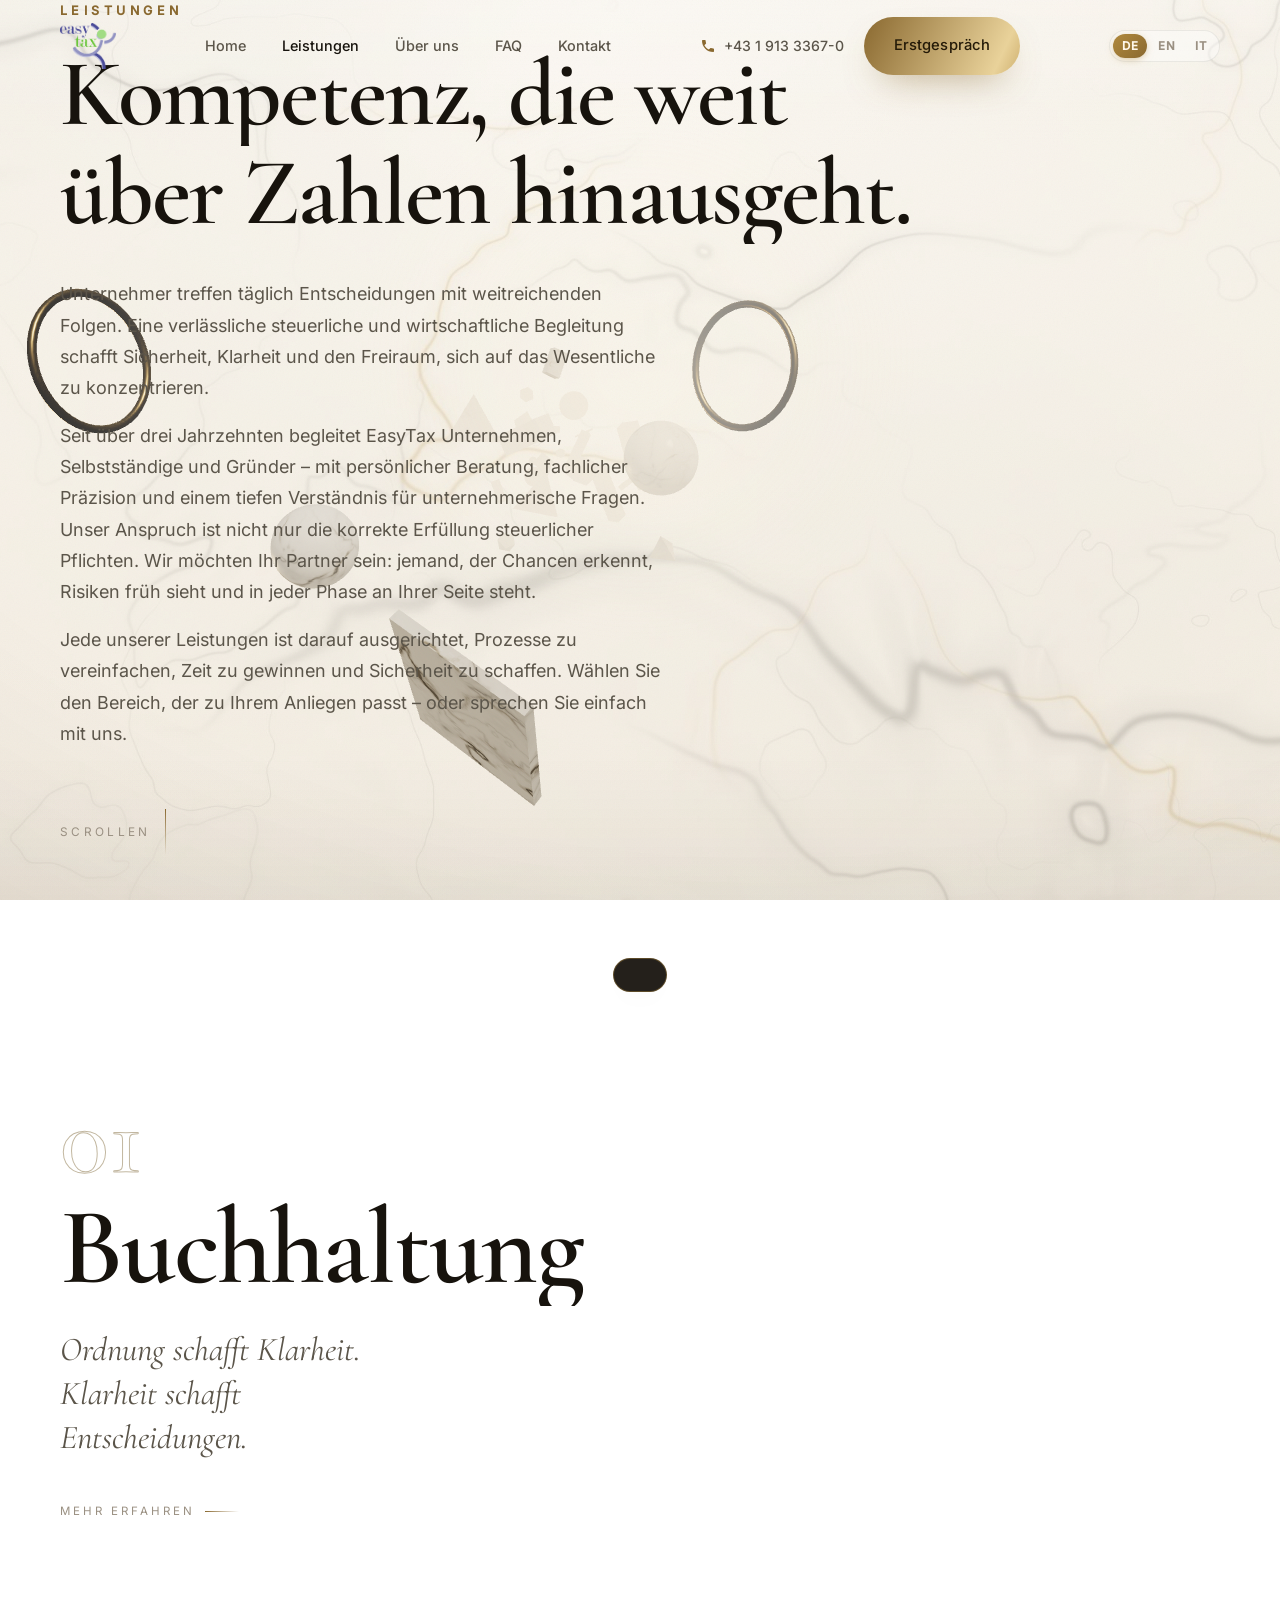
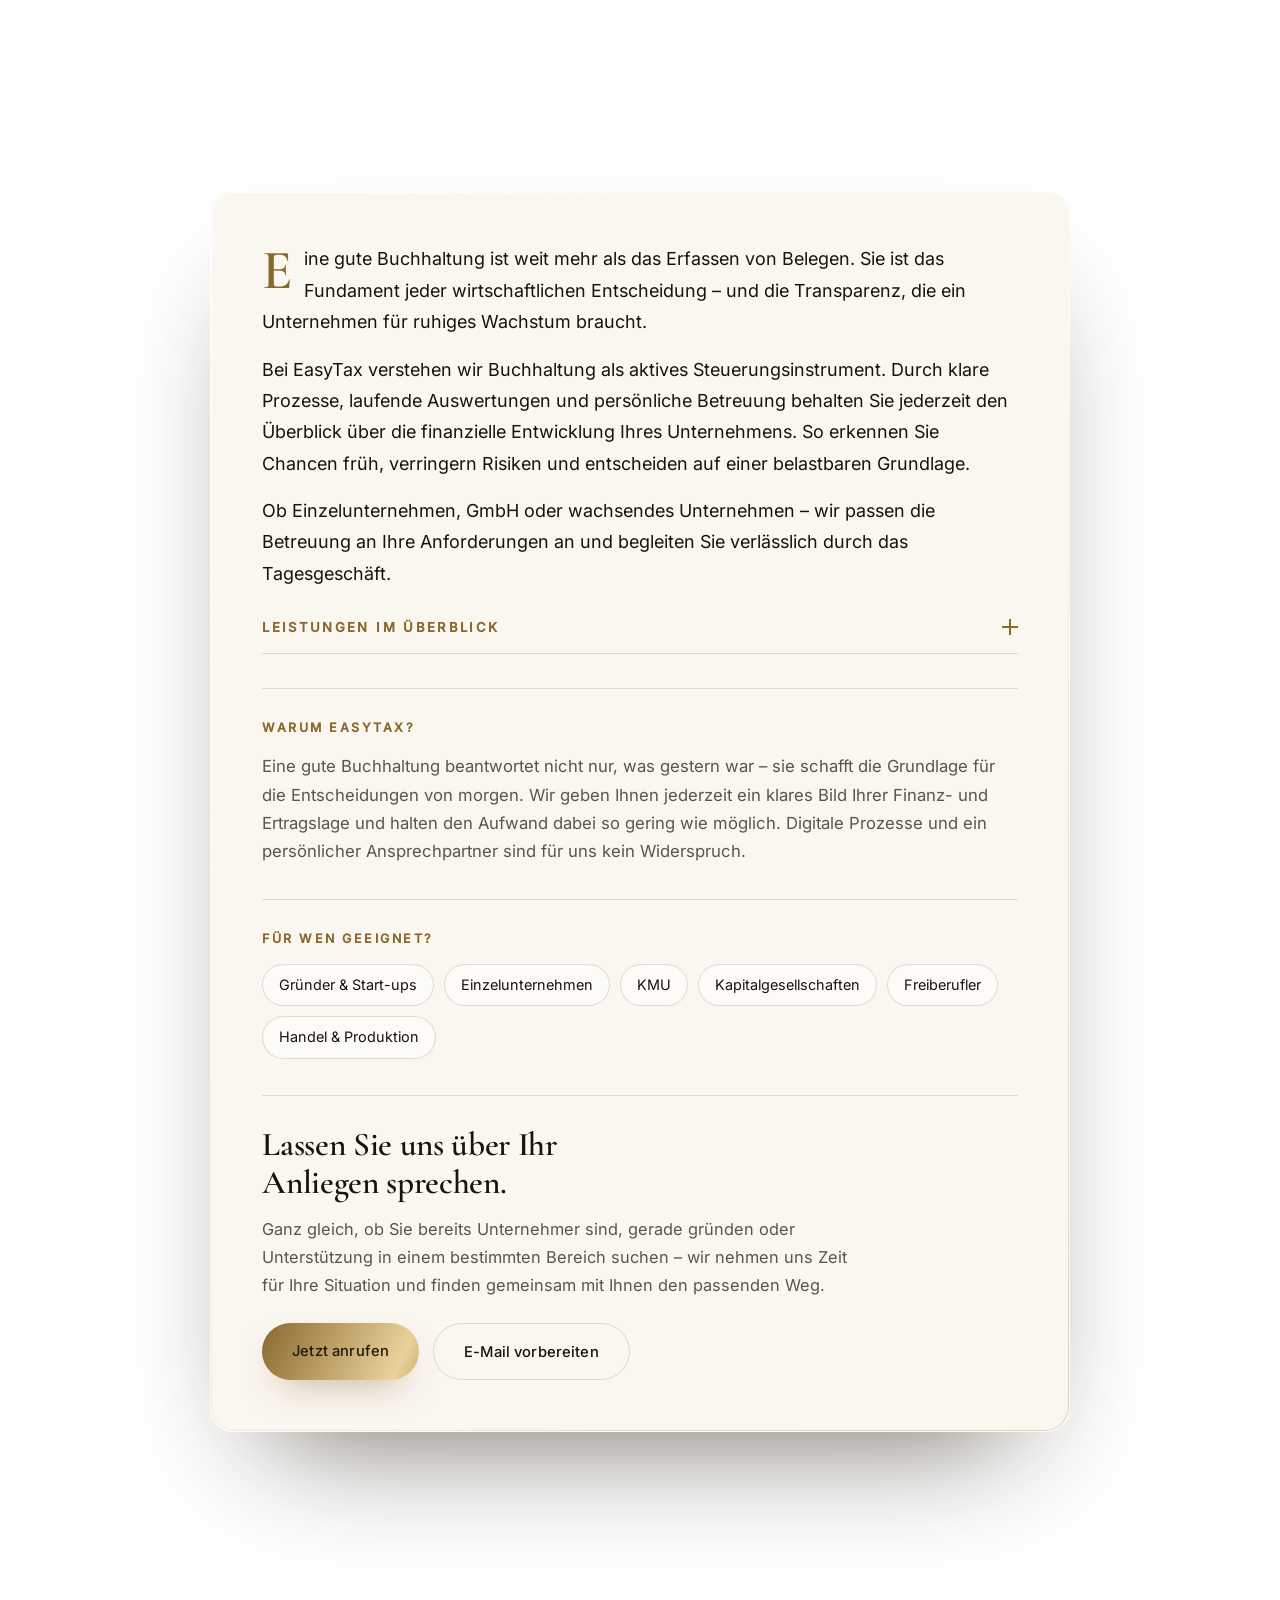
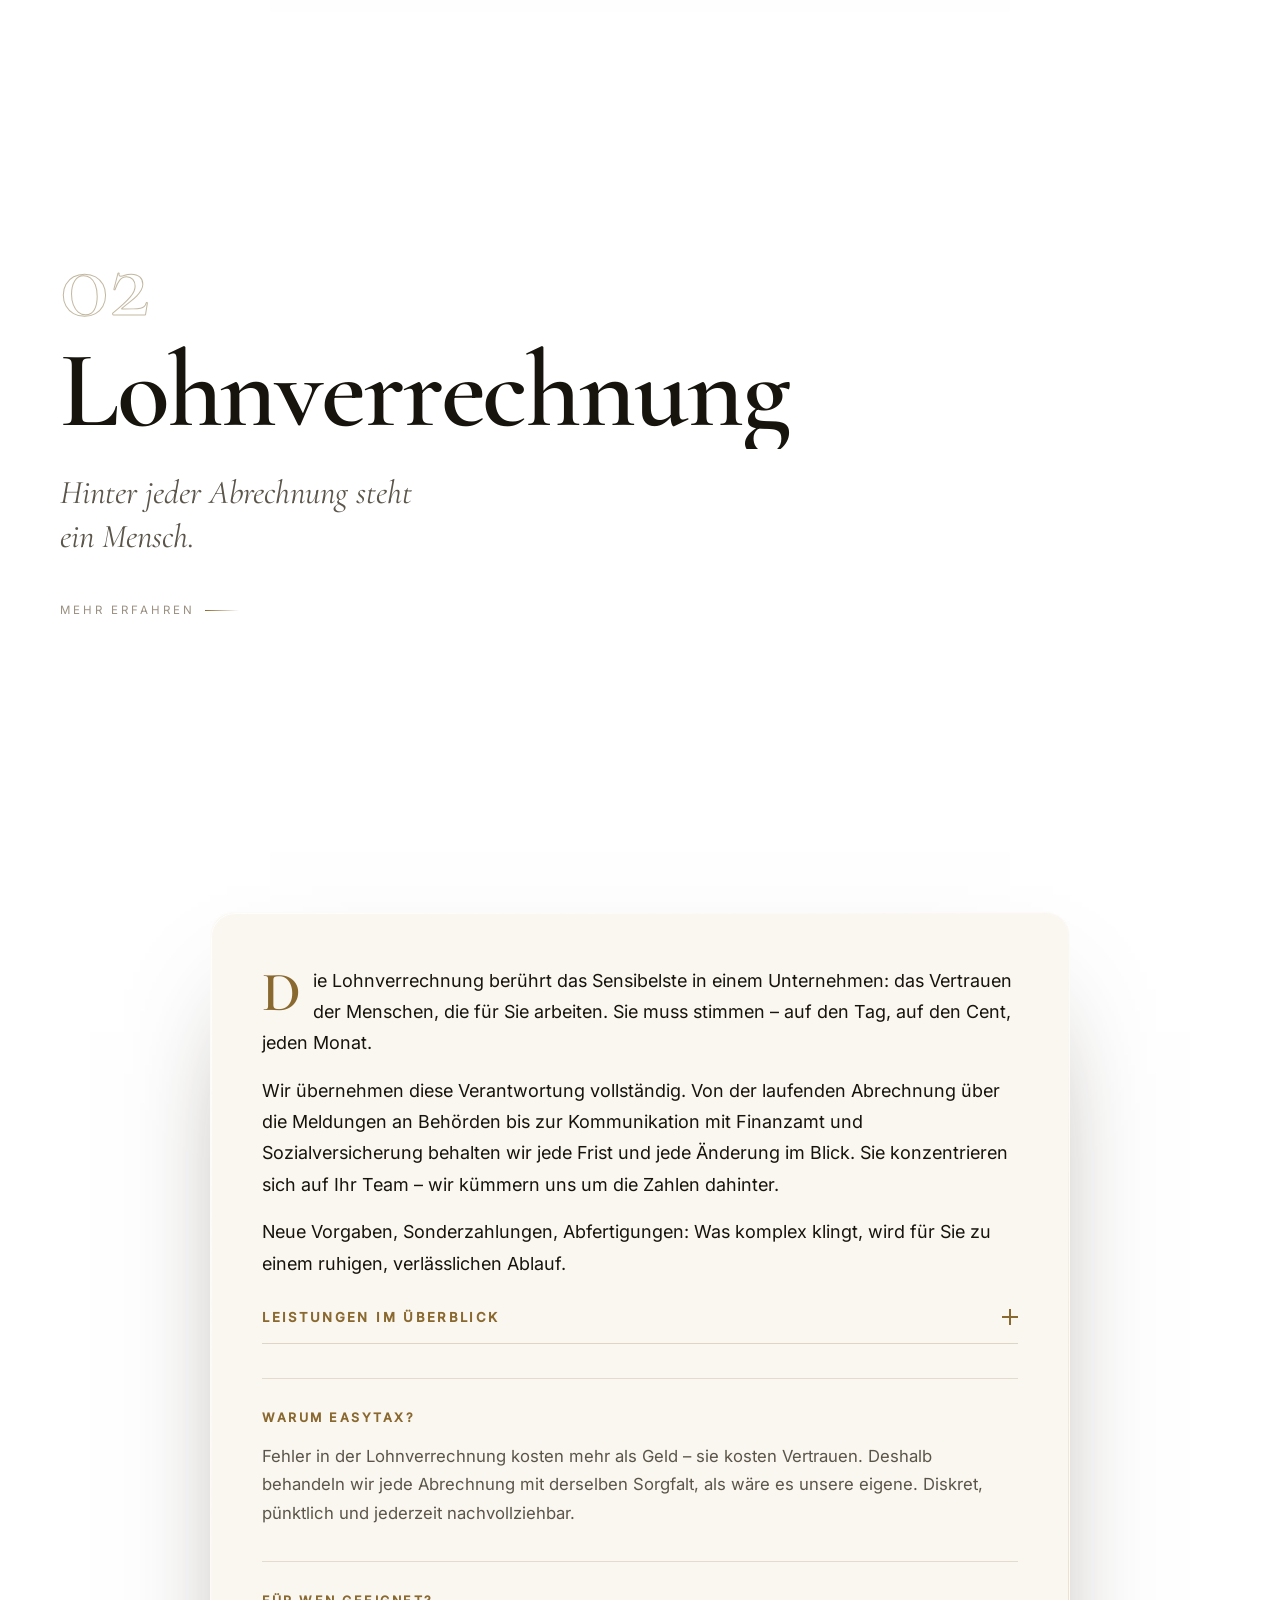
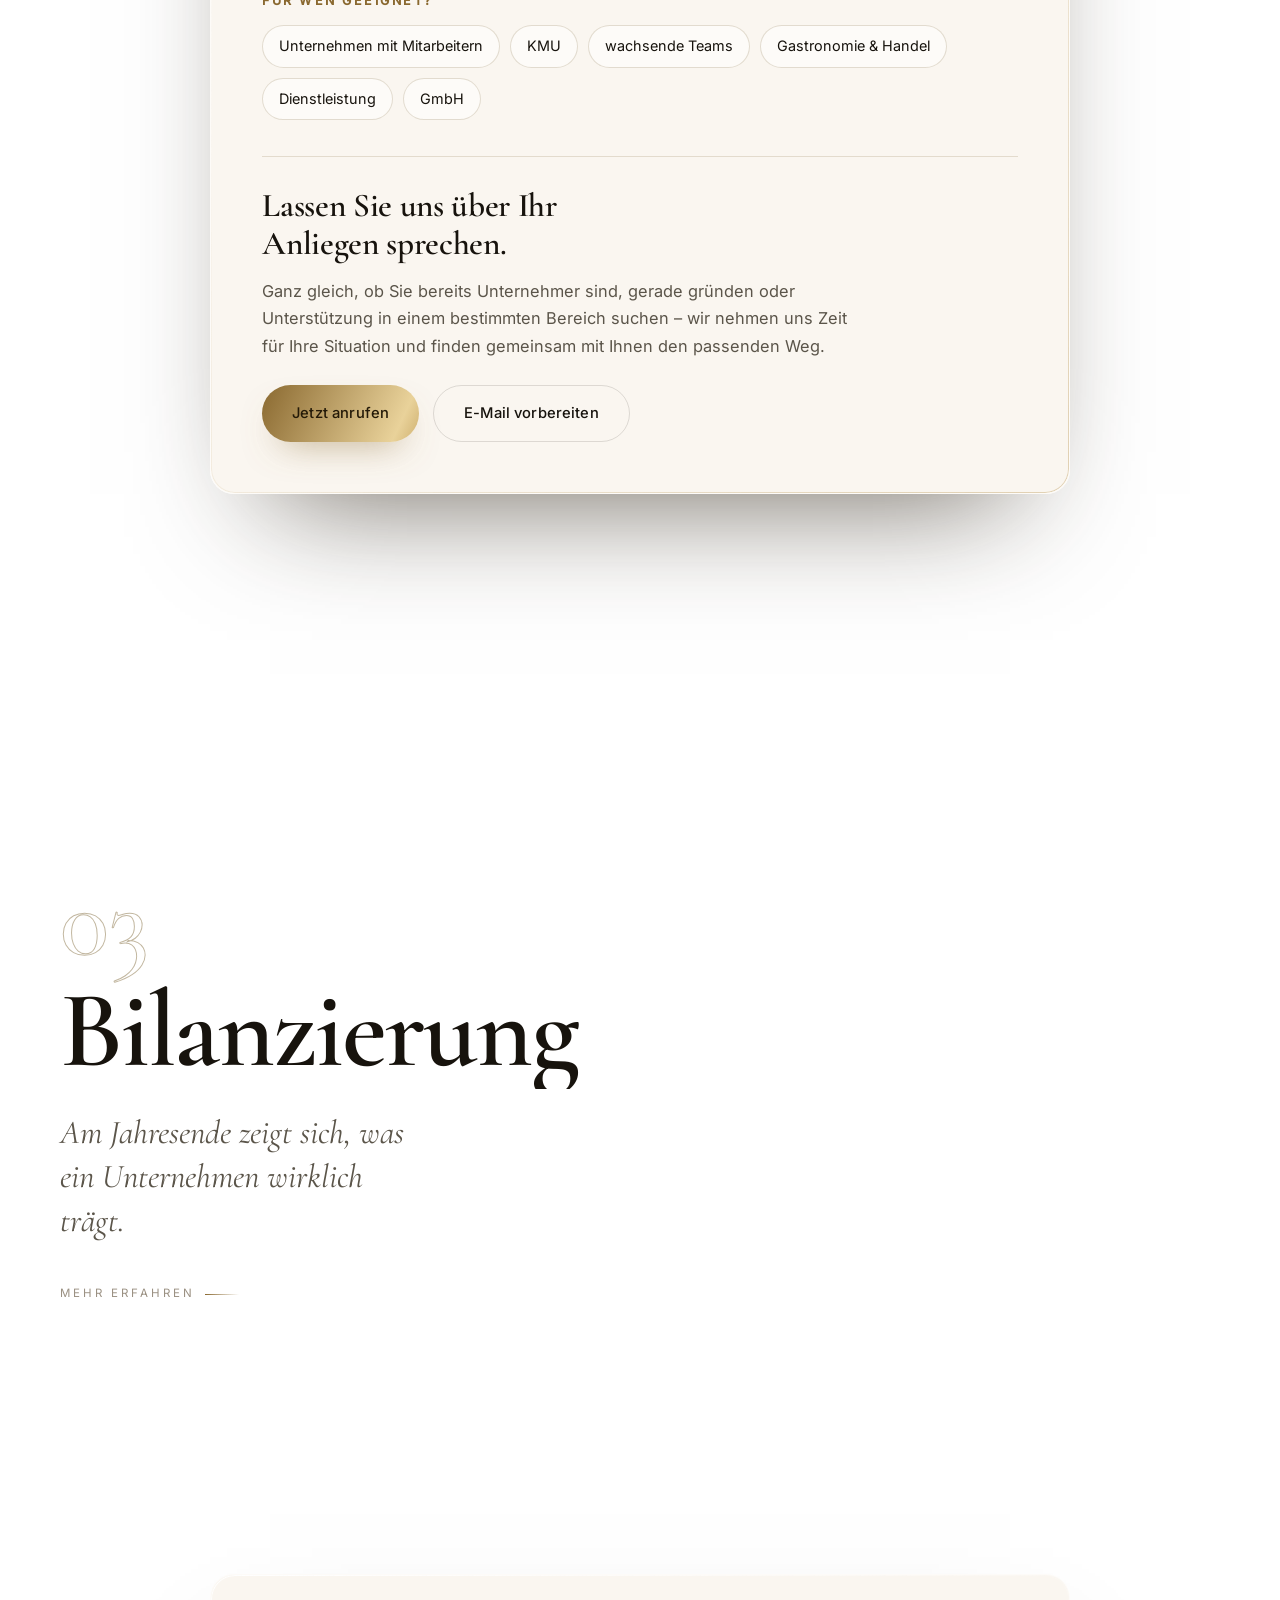
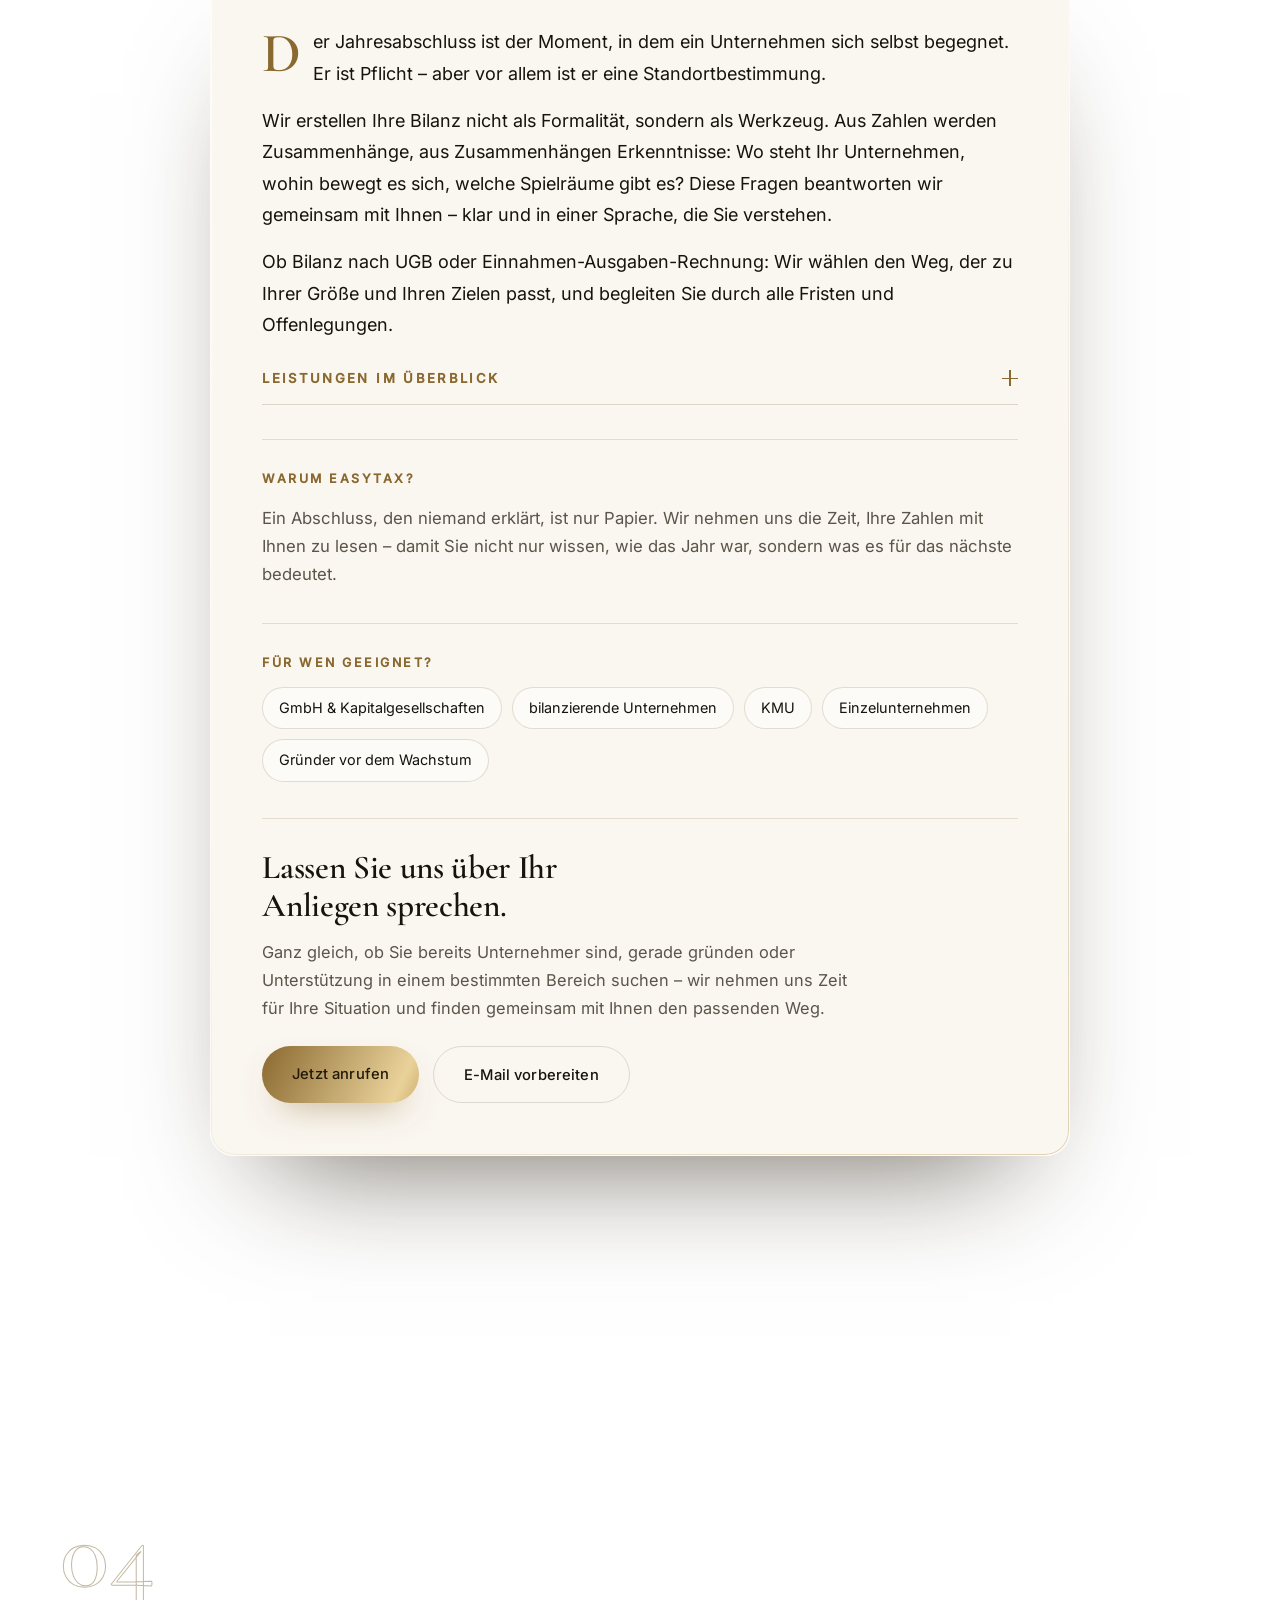
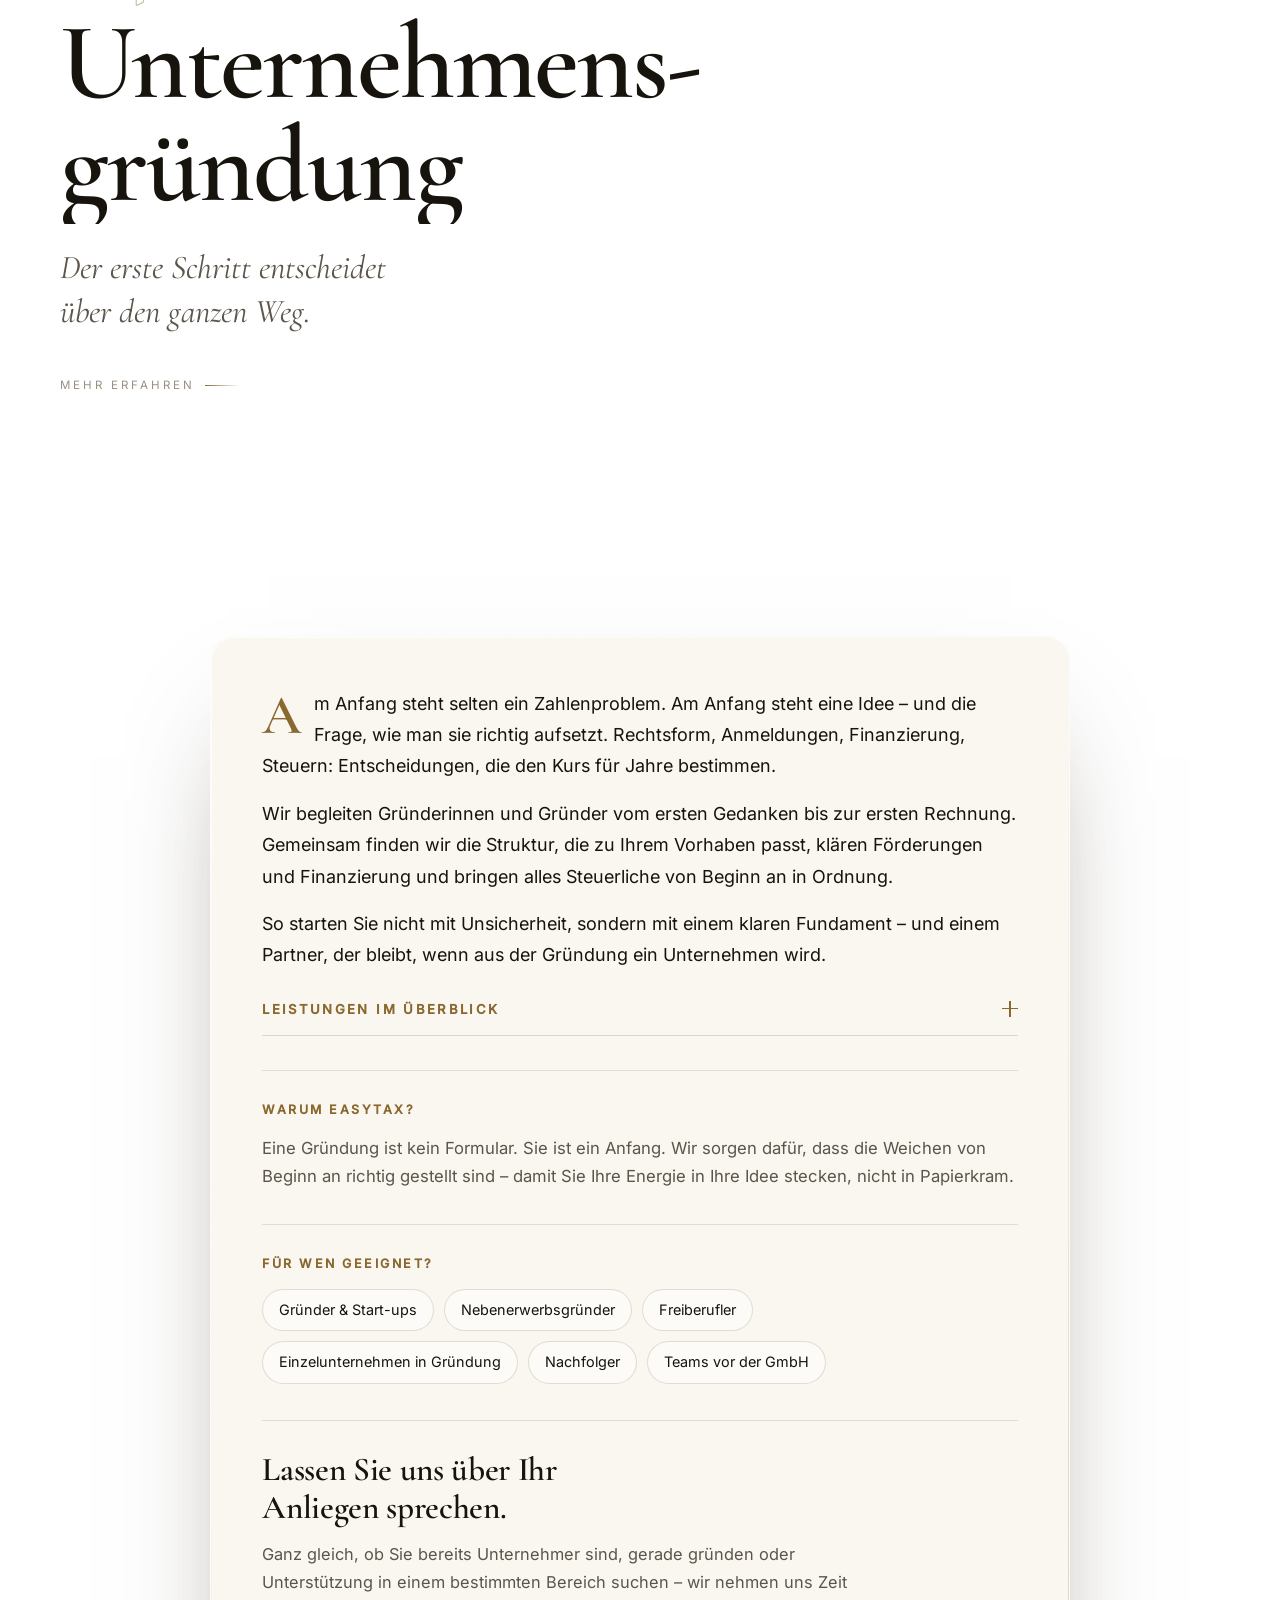
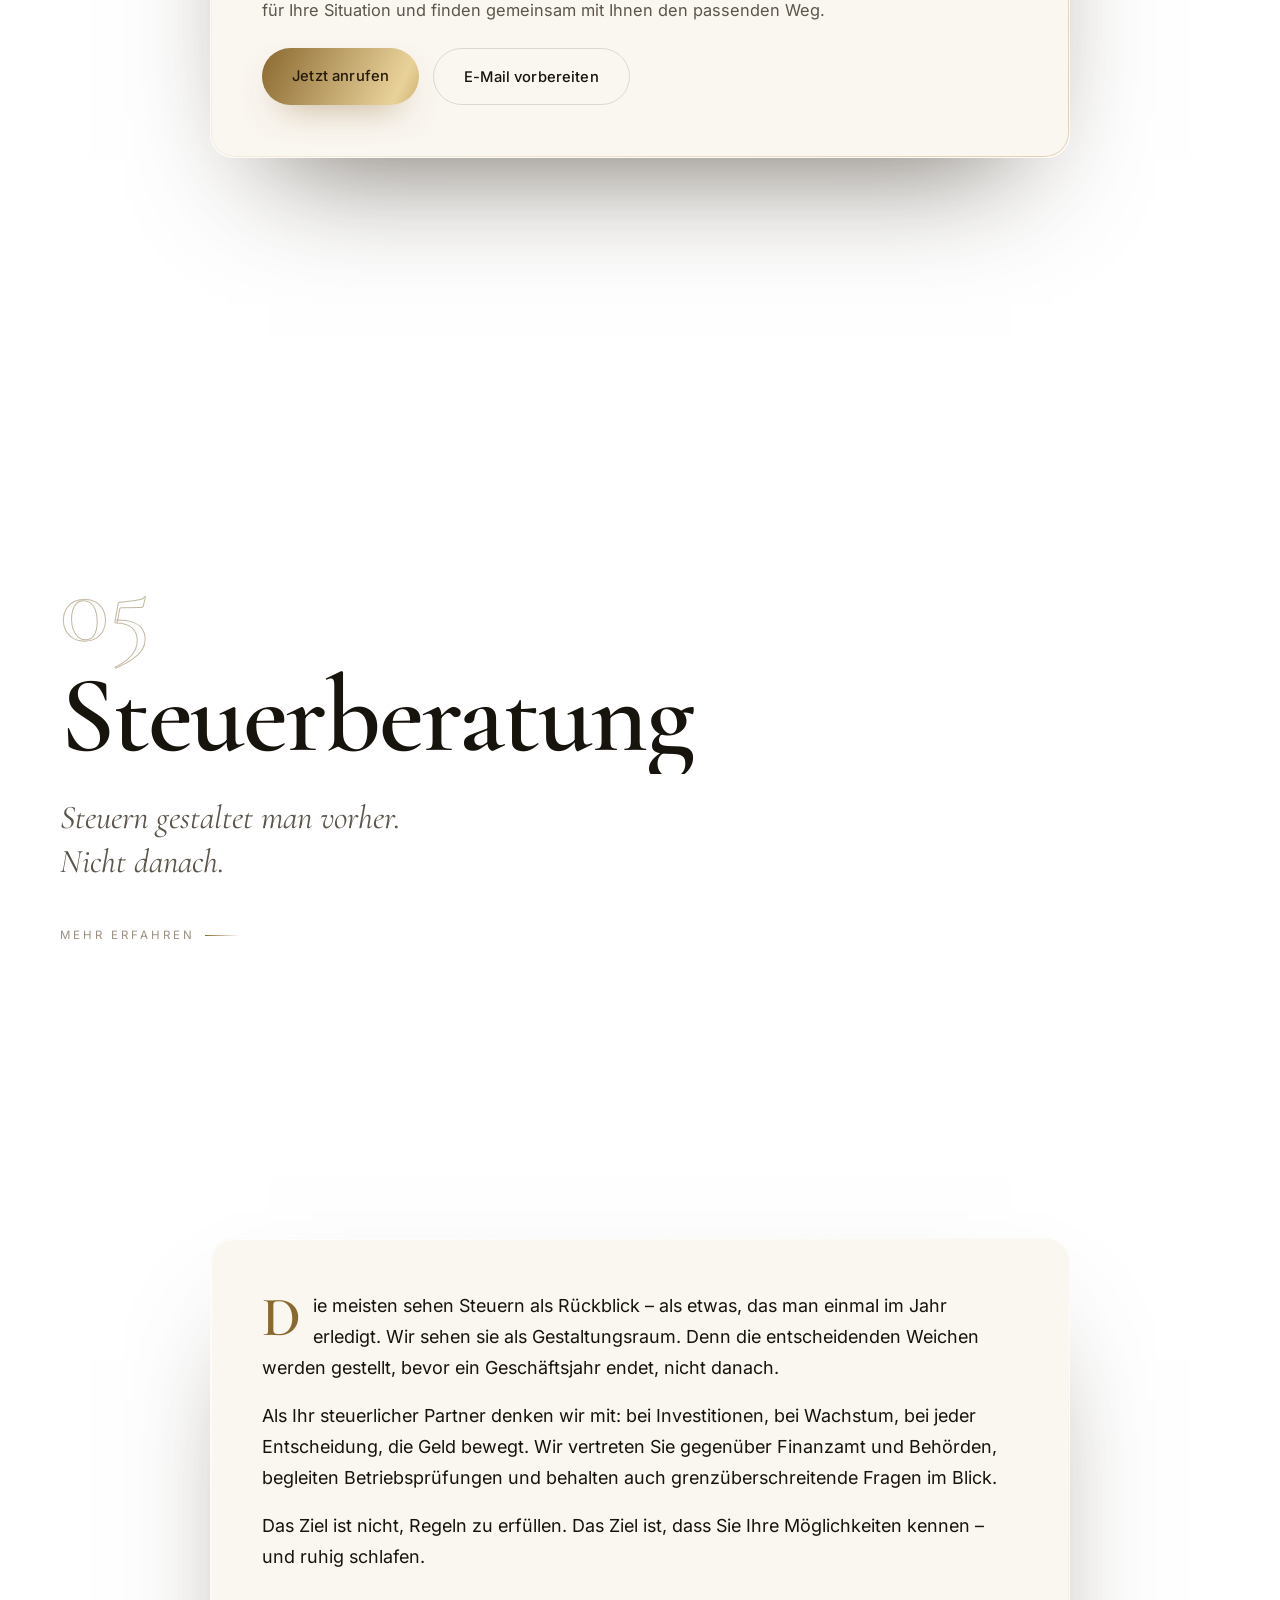
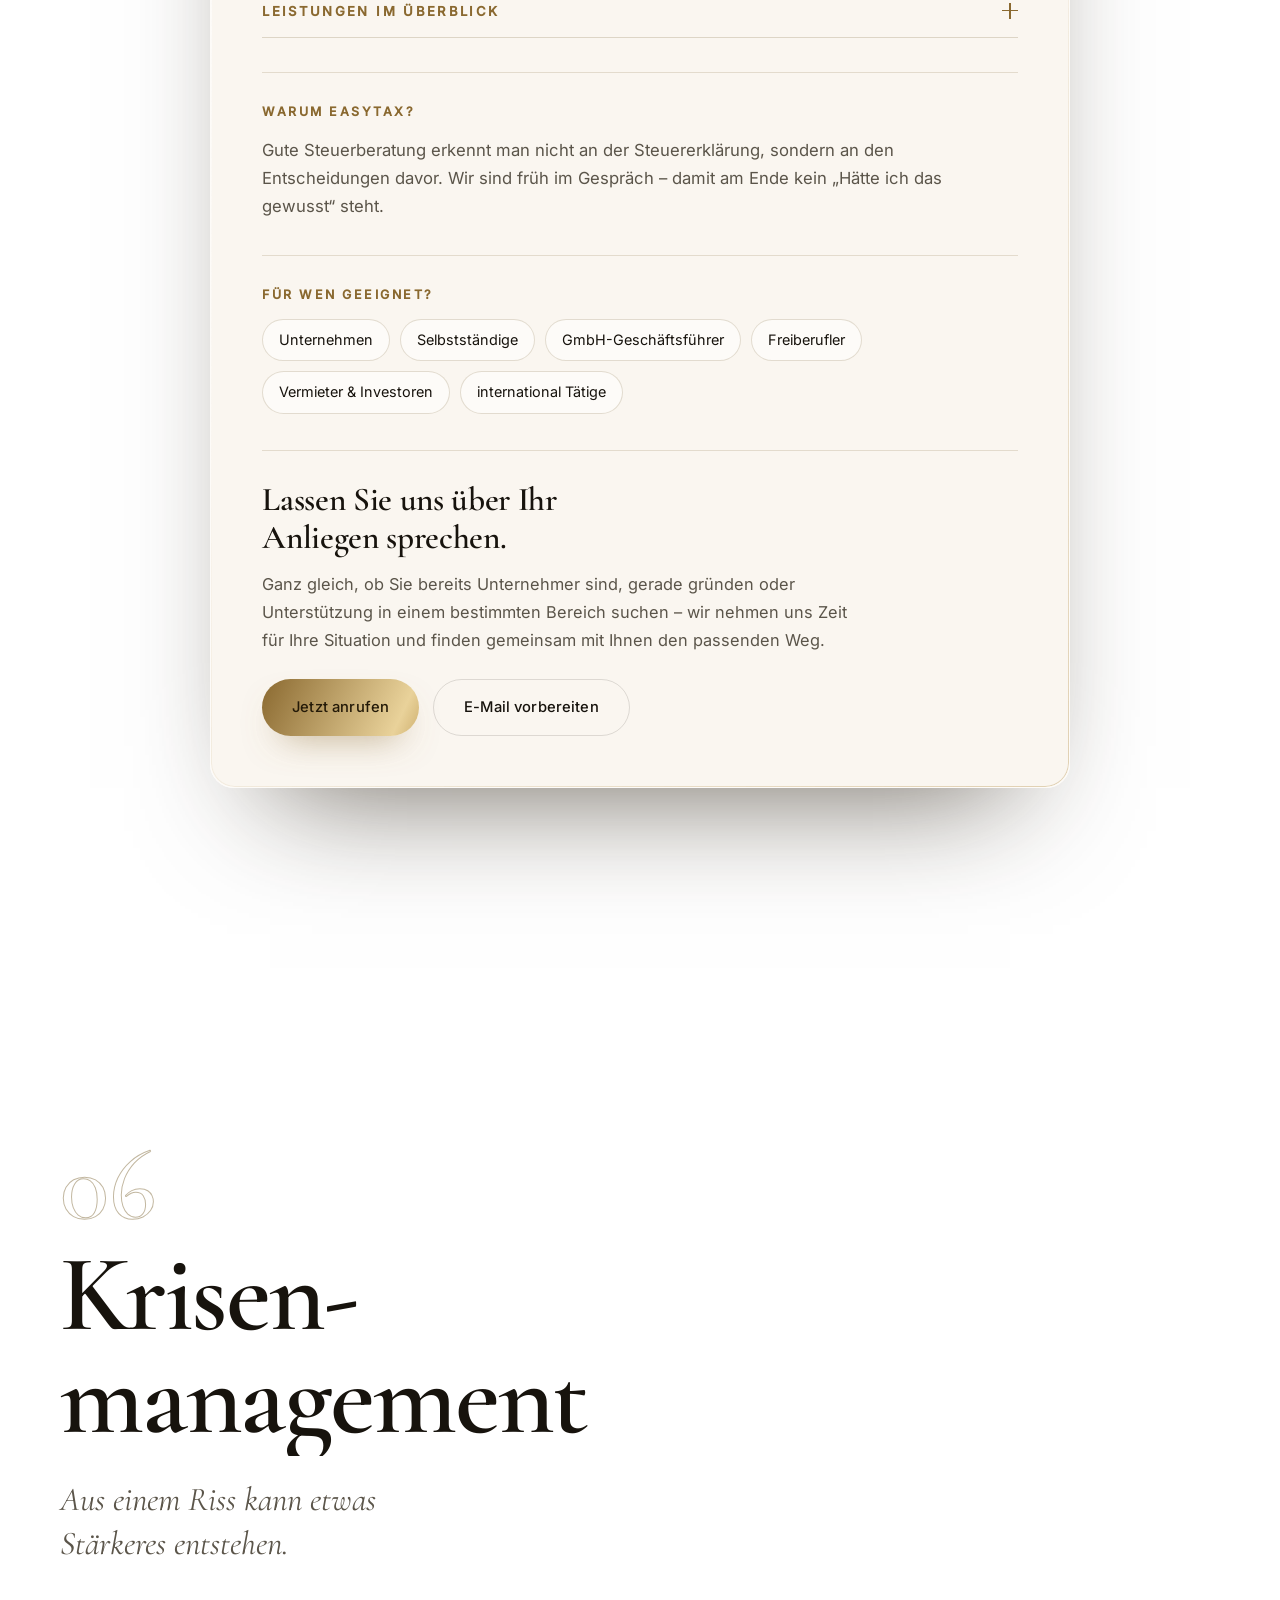
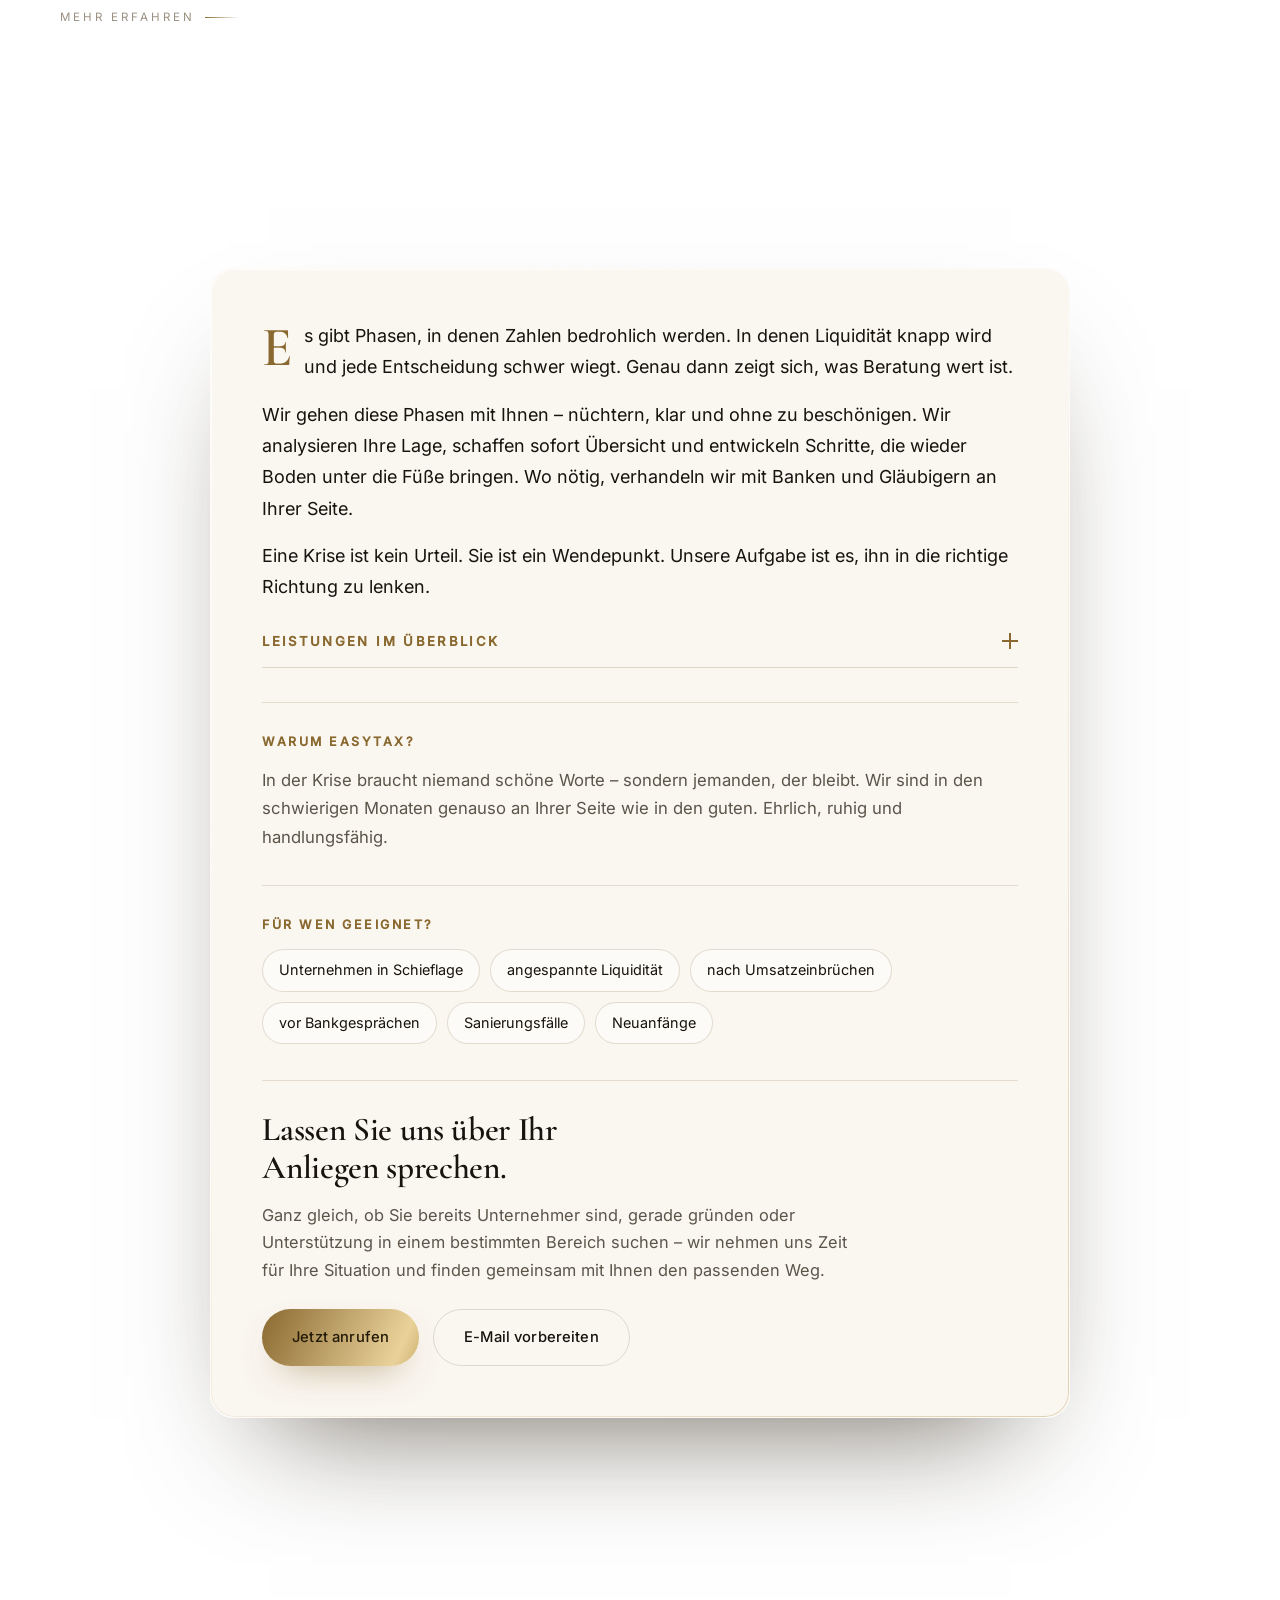
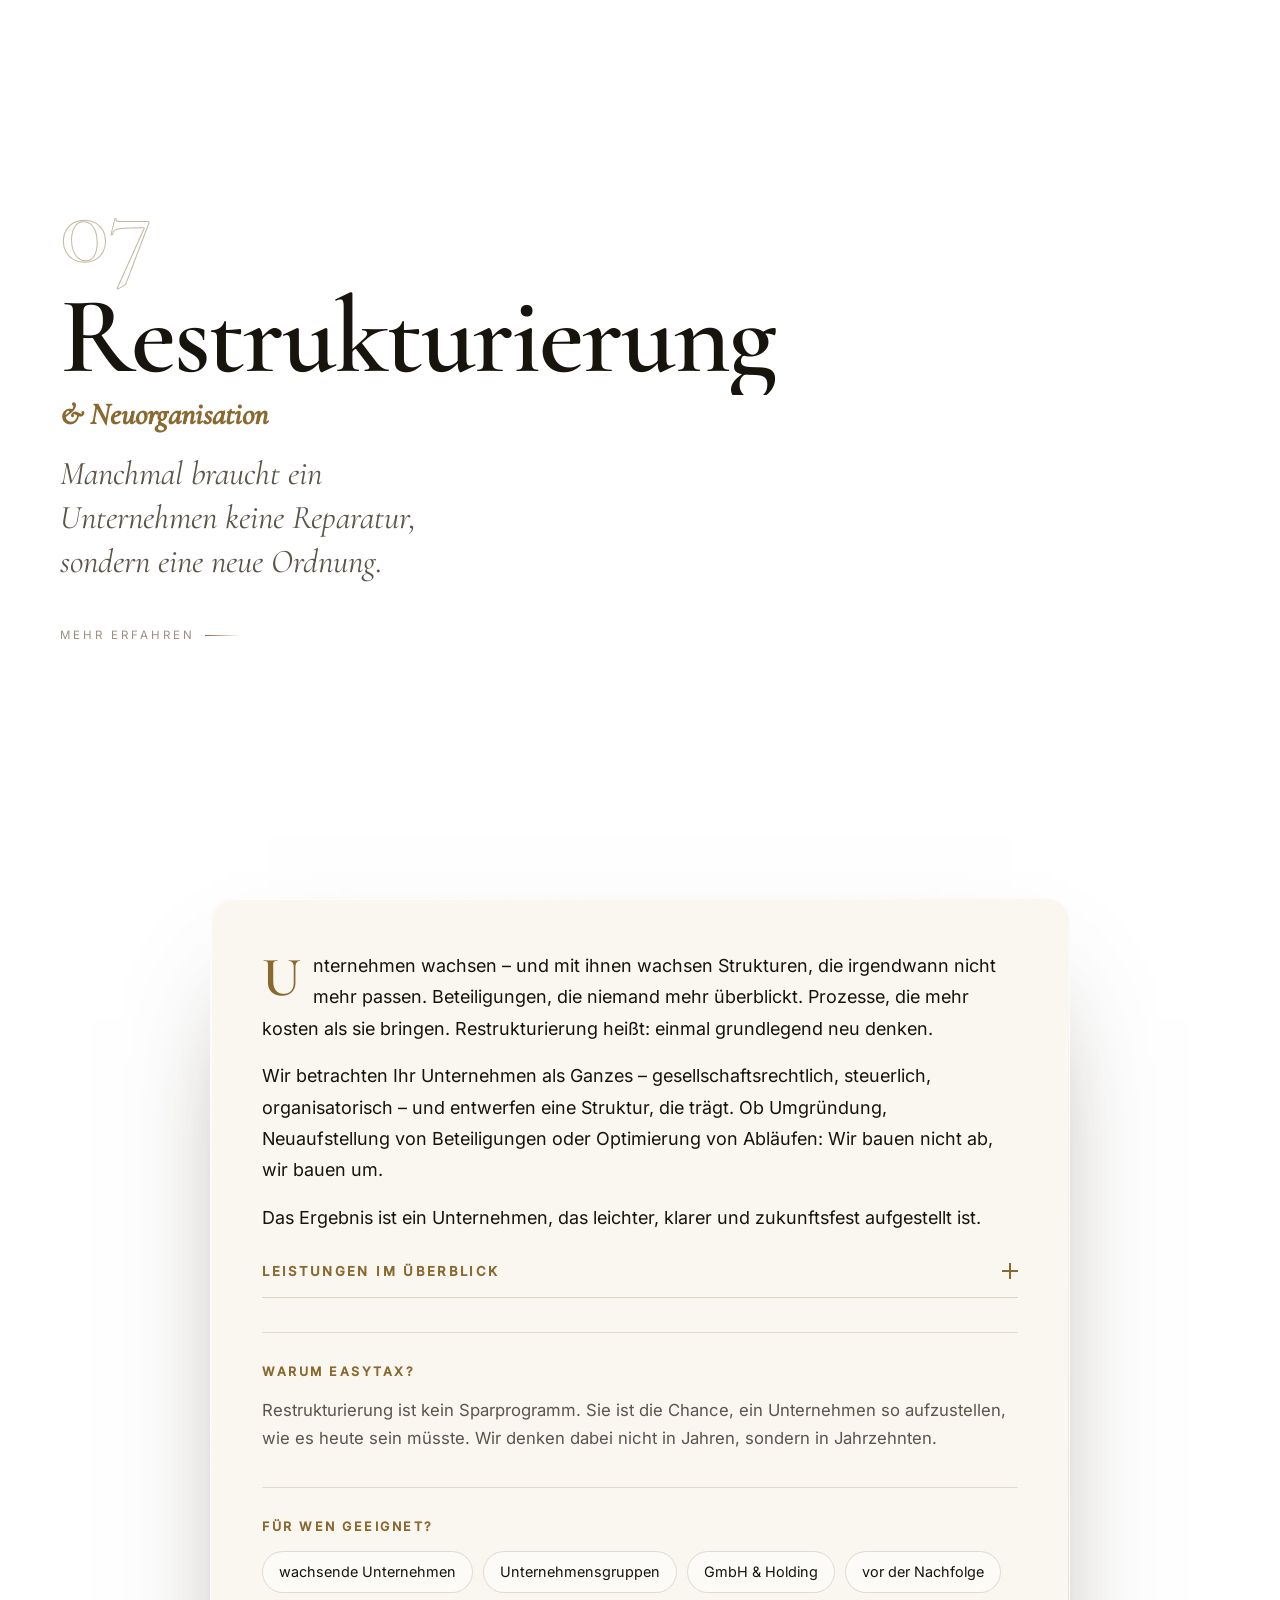
<file: leistungen.html>
<!DOCTYPE html>
<html lang="de">
<head>
<meta charset="UTF-8" />
<meta name="viewport" content="width=device-width, initial-scale=1.0" />
<title>Leistungen · EasyTax · Steuerberatung Wien</title>
<meta name="description" content="Die Leistungen von EasyTax als Erlebnis: Buchhaltung, Lohnverrechnung, Bilanzierung, Unternehmensgründung, Steuerberatung, Krisenmanagement, Restrukturierung und Insolvenzberatung – jede Leistung mit eigener Bühne, klarer Sprache und persönlicher Begleitung." />
<meta name="robots" content="index,follow" />
<meta name="theme-color" content="#efe9df" />
<script>
  (function () { var h = document.documentElement; h.className += " js"; window.__svcReady = false;
    setTimeout(function () { if (!window.__svcReady) { h.className = h.className.replace(/\bjs\b/, ""); } }, 4500); })();
</script>
<link rel="stylesheet" href="assets/css/fonts.css" />
<link rel="icon" type="image/png" href="assets/img/easytax-favicon.png" />
<link rel="stylesheet" href="assets/css/styles.css" />
<link rel="stylesheet" href="assets/css/leistungen.css" />
</head>
<body class="svc-body">

<!-- ░░░ Fixed 3D world ░░░ -->
<div class="svc-world" aria-hidden="true">
  <canvas id="ambient"></canvas>
  <div class="svc-world-fallback"></div>
  <div class="svc-vignette"></div>
  <div class="svc-dust"></div>
  <div class="svc-light" id="svcLight"></div>
</div>
<div class="grain" aria-hidden="true"></div>
<div class="scroll-progress" id="svcProgress" aria-hidden="true"></div>

<!-- ░░░ Header ░░░ -->
<header class="site-header" id="header">
  <div class="shell header-inner">
    <a href="index.html" class="brand" aria-label="EasyTax Startseite"><img src="assets/img/easytax-logo.png" alt="EasyTax" class="brand-logo" width="56" height="46" /></a>
    <nav class="nav" aria-label="Hauptnavigation">
      <a href="index.html" data-magnetic>Home</a>
      <a href="leistungen.html" class="is-active" data-magnetic>Leistungen</a>
      <a href="index.html#story" data-magnetic>Über uns</a>
      <a href="index.html#faq" data-magnetic>FAQ</a>
      <a href="index.html#anfrage" data-magnetic>Kontakt</a>
    </nav>
    <div class="header-cta">
      <a href="tel:+43191333670" class="link-call" aria-label="EasyTax anrufen" data-magnetic target="_top">
        <svg viewBox="0 0 24 24" class="ic" aria-hidden="true"><path d="M6.6 10.8c1.4 2.8 3.8 5.1 6.6 6.6l2.2-2.2c.3-.3.7-.4 1-.2 1.1.4 2.3.6 3.6.6.6 0 1 .4 1 1V20c0 .6-.4 1-1 1C10.6 21 3 13.4 3 4c0-.6.4-1 1-1h3.5c.6 0 1 .4 1 1 0 1.2.2 2.4.6 3.6.1.4 0 .8-.3 1l-2.2 2.2z"/></svg>
        <span>+43 1 913 3367-0</span>
      </a>
      <a href="index.html#anfrage" class="btn btn-foil" data-magnetic><span>Erstgespräch</span></a>
    </div>
    <div class="lang-switch" id="langSwitch" role="group" aria-label="Sprache · Language · Lingua">
      <button type="button" data-lang="de" aria-pressed="true">DE</button>
      <button type="button" data-lang="en" aria-pressed="false">EN</button>
      <button type="button" data-lang="it" aria-pressed="false">IT</button>
    </div>
    <button class="nav-toggle" id="navToggle" aria-label="Menü öffnen" aria-expanded="false"><span></span><span></span></button>
  </div>
</header>

<!-- ░░░ Intro ░░░ -->
<section class="svc-intro" id="svcIntro">
  <div class="shell">
    <p class="svc-intro-kicker reveal">Leistungen</p>
    <h1 class="svc-intro-title">
      <span class="ln"><span>Kompetenz, die weit</span></span>
      <span class="ln"><span>über Zahlen hinausgeht.</span></span>
    </h1>
    <div class="svc-intro-lead">
      <p class="reveal">Unternehmer treffen täglich Entscheidungen mit weitreichenden Folgen. Eine verlässliche steuerliche und wirtschaftliche Begleitung schafft Sicherheit, Klarheit und den Freiraum, sich auf das Wesentliche zu konzentrieren.</p>
      <p class="reveal">Seit über drei Jahrzehnten begleitet EasyTax Unternehmen, Selbstständige und Gründer – mit persönlicher Beratung, fachlicher Präzision und einem tiefen Verständnis für unternehmerische Fragen. Unser Anspruch ist nicht nur die korrekte Erfüllung steuerlicher Pflichten. Wir möchten Ihr Partner sein: jemand, der Chancen erkennt, Risiken früh sieht und in jeder Phase an Ihrer Seite steht.</p>
      <p class="reveal">Jede unserer Leistungen ist darauf ausgerichtet, Prozesse zu vereinfachen, Zeit zu gewinnen und Sicherheit zu schaffen. Wählen Sie den Bereich, der zu Ihrem Anliegen passt – oder sprechen Sie einfach mit uns.</p>
    </div>
    <div class="svc-scrollcue reveal" aria-hidden="true"><span>Scrollen</span><i></i></div>
  </div>
</section>

<main class="svc-main" id="svcMain">

  <!-- ════════ 01 Buchhaltung ════════ -->
  <section class="svc" id="svc-1" data-svc="Buchhaltung" data-index="0" data-atmo="a1">
    <div class="svc-hero">
      <div class="shell">
        <span class="svc-no">01</span>
        <h2 class="svc-title"><span class="ln"><span>Buchhaltung</span></span></h2>
        <p class="svc-statement">Ordnung schafft Klarheit. Klarheit schafft Entscheidungen.</p>
        <span class="svc-more" aria-hidden="true">mehr erfahren</span>
      </div>
    </div>
    <div class="svc-doc">
      <div class="svc-sheet">
        <div class="svc-lead">
          <p>Eine gute Buchhaltung ist weit mehr als das Erfassen von Belegen. Sie ist das Fundament jeder wirtschaftlichen Entscheidung – und die Transparenz, die ein Unternehmen für ruhiges Wachstum braucht.</p>
          <p>Bei EasyTax verstehen wir Buchhaltung als aktives Steuerungsinstrument. Durch klare Prozesse, laufende Auswertungen und persönliche Betreuung behalten Sie jederzeit den Überblick über die finanzielle Entwicklung Ihres Unternehmens. So erkennen Sie Chancen früh, verringern Risiken und entscheiden auf einer belastbaren Grundlage.</p>
          <p>Ob Einzelunternehmen, GmbH oder wachsendes Unternehmen – wir passen die Betreuung an Ihre Anforderungen an und begleiten Sie verlässlich durch das Tagesgeschäft.</p>
        </div>
        <button class="svc-acc-toggle" aria-expanded="false" aria-controls="acc-1"><span class="svc-acc-t">Leistungen im Überblick</span><span class="svc-acc-x" aria-hidden="true"></span></button>
        <div class="svc-acc" id="acc-1"><div class="svc-acc-in"><ul class="svc-list">
          <li>Laufende Finanzbuchhaltung nach aktuellen Vorgaben</li>
          <li>Kontierung und Verbuchung sämtlicher Geschäftsfälle</li>
          <li>Digitale Verarbeitung elektronischer Belege</li>
          <li>Laufende Kontenabstimmungen und Plausibilitätsprüfungen</li>
          <li>Überwachung offener Forderungen und Verbindlichkeiten</li>
          <li>Aussagekräftige betriebswirtschaftliche Auswertungen</li>
          <li>Gewinn- und Verlustrechnungen sowie Erfolgsanalysen</li>
          <li>Periodengerechte Abgrenzung von Geschäftsfällen</li>
          <li>Integration von Kassensystemen und Fakturierung</li>
          <li>Begleitung bei der Digitalisierung Ihrer Prozesse</li>
        </ul></div></div>
        <div class="svc-why" data-reveal>
          <h3>Warum EasyTax?</h3>
          <p>Eine gute Buchhaltung beantwortet nicht nur, was gestern war – sie schafft die Grundlage für die Entscheidungen von morgen. Wir geben Ihnen jederzeit ein klares Bild Ihrer Finanz- und Ertragslage und halten den Aufwand dabei so gering wie möglich. Digitale Prozesse und ein persönlicher Ansprechpartner sind für uns kein Widerspruch.</p>
        </div>
        <div class="svc-for" data-reveal>
          <h3>Für wen geeignet?</h3>
          <ul class="svc-tags"><li>Gründer &amp; Start-ups</li><li>Einzelunternehmen</li><li>KMU</li><li>Kapitalgesellschaften</li><li>Freiberufler</li><li>Handel &amp; Produktion</li></ul>
        </div>
        <div class="svc-cta" data-reveal>
          <p class="svc-cta-h">Lassen Sie uns über Ihr Anliegen sprechen.</p>
          <p class="svc-cta-t">Ganz gleich, ob Sie bereits Unternehmer sind, gerade gründen oder Unterstützung in einem bestimmten Bereich suchen – wir nehmen uns Zeit für Ihre Situation und finden gemeinsam mit Ihnen den passenden Weg.</p>
          <div class="svc-cta-btns">
            <a class="btn btn-foil" href="tel:+43191333670" data-magnetic target="_top"><span>Jetzt anrufen</span></a>
            <button type="button" class="btn btn-line" data-mailto="Buchhaltung" data-magnetic><span>E-Mail vorbereiten</span></button>
          </div>
        </div>
      </div>
    </div>
  </section>

  <!-- ════════ 02 Lohnverrechnung ════════ -->
  <section class="svc" id="svc-2" data-svc="Lohnverrechnung" data-index="1" data-atmo="a2">
    <div class="svc-hero">
      <div class="shell">
        <span class="svc-no">02</span>
        <h2 class="svc-title"><span class="ln"><span>Lohn&shy;verrechnung</span></span></h2>
        <p class="svc-statement">Hinter jeder Abrechnung steht ein Mensch.</p>
        <span class="svc-more" aria-hidden="true">mehr erfahren</span>
      </div>
    </div>
    <div class="svc-doc">
      <div class="svc-sheet">
        <div class="svc-lead">
          <p>Die Lohnverrechnung berührt das Sensibelste in einem Unternehmen: das Vertrauen der Menschen, die für Sie arbeiten. Sie muss stimmen – auf den Tag, auf den Cent, jeden Monat.</p>
          <p>Wir übernehmen diese Verantwortung vollständig. Von der laufenden Abrechnung über die Meldungen an Behörden bis zur Kommunikation mit Finanzamt und Sozialversicherung behalten wir jede Frist und jede Änderung im Blick. Sie konzentrieren sich auf Ihr Team – wir kümmern uns um die Zahlen dahinter.</p>
          <p>Neue Vorgaben, Sonderzahlungen, Abfertigungen: Was komplex klingt, wird für Sie zu einem ruhigen, verlässlichen Ablauf.</p>
        </div>
        <button class="svc-acc-toggle" aria-expanded="false" aria-controls="acc-2"><span class="svc-acc-t">Leistungen im Überblick</span><span class="svc-acc-x" aria-hidden="true"></span></button>
        <div class="svc-acc" id="acc-2"><div class="svc-acc-in"><ul class="svc-list">
          <li>Laufende monatliche Lohn- und Gehaltsabrechnung</li>
          <li>An- und Abmeldungen bei ÖGK und Behörden</li>
          <li>Berechnung von Lohnnebenkosten und Abgaben</li>
          <li>Sonderzahlungen, Zulagen und Abfertigungen</li>
          <li>Reisekostenabrechnung und Sachbezüge</li>
          <li>Kommunikation mit Finanzamt und Sozialversicherung</li>
          <li>Jahreslohnzettel und gesetzliche Meldungen</li>
          <li>Unterstützung bei Lohnabgabenprüfungen</li>
          <li>Digitale Übermittlung und Archivierung</li>
          <li>Persönliche Beratung zu Personalthemen</li>
        </ul></div></div>
        <div class="svc-why" data-reveal>
          <h3>Warum EasyTax?</h3>
          <p>Fehler in der Lohnverrechnung kosten mehr als Geld – sie kosten Vertrauen. Deshalb behandeln wir jede Abrechnung mit derselben Sorgfalt, als wäre es unsere eigene. Diskret, pünktlich und jederzeit nachvollziehbar.</p>
        </div>
        <div class="svc-for" data-reveal>
          <h3>Für wen geeignet?</h3>
          <ul class="svc-tags"><li>Unternehmen mit Mitarbeitern</li><li>KMU</li><li>wachsende Teams</li><li>Gastronomie &amp; Handel</li><li>Dienstleistung</li><li>GmbH</li></ul>
        </div>
        <div class="svc-cta" data-reveal>
          <p class="svc-cta-h">Lassen Sie uns über Ihr Anliegen sprechen.</p>
          <p class="svc-cta-t">Ganz gleich, ob Sie bereits Unternehmer sind, gerade gründen oder Unterstützung in einem bestimmten Bereich suchen – wir nehmen uns Zeit für Ihre Situation und finden gemeinsam mit Ihnen den passenden Weg.</p>
          <div class="svc-cta-btns">
            <a class="btn btn-foil" href="tel:+43191333670" data-magnetic target="_top"><span>Jetzt anrufen</span></a>
            <button type="button" class="btn btn-line" data-mailto="Lohnverrechnung" data-magnetic><span>E-Mail vorbereiten</span></button>
          </div>
        </div>
      </div>
    </div>
  </section>

  <!-- ════════ 03 Bilanzierung ════════ -->
  <section class="svc" id="svc-3" data-svc="Bilanzierung" data-index="2" data-atmo="a3">
    <div class="svc-hero">
      <div class="shell">
        <span class="svc-no">03</span>
        <h2 class="svc-title"><span class="ln"><span>Bilanzierung</span></span></h2>
        <p class="svc-statement">Am Jahresende zeigt sich, was ein Unternehmen wirklich trägt.</p>
        <span class="svc-more" aria-hidden="true">mehr erfahren</span>
      </div>
    </div>
    <div class="svc-doc">
      <div class="svc-sheet">
        <div class="svc-lead">
          <p>Der Jahresabschluss ist der Moment, in dem ein Unternehmen sich selbst begegnet. Er ist Pflicht – aber vor allem ist er eine Standortbestimmung.</p>
          <p>Wir erstellen Ihre Bilanz nicht als Formalität, sondern als Werkzeug. Aus Zahlen werden Zusammenhänge, aus Zusammenhängen Erkenntnisse: Wo steht Ihr Unternehmen, wohin bewegt es sich, welche Spielräume gibt es? Diese Fragen beantworten wir gemeinsam mit Ihnen – klar und in einer Sprache, die Sie verstehen.</p>
          <p>Ob Bilanz nach UGB oder Einnahmen-Ausgaben-Rechnung: Wir wählen den Weg, der zu Ihrer Größe und Ihren Zielen passt, und begleiten Sie durch alle Fristen und Offenlegungen.</p>
        </div>
        <button class="svc-acc-toggle" aria-expanded="false" aria-controls="acc-3"><span class="svc-acc-t">Leistungen im Überblick</span><span class="svc-acc-x" aria-hidden="true"></span></button>
        <div class="svc-acc" id="acc-3"><div class="svc-acc-in"><ul class="svc-list">
          <li>Jahresabschluss und Bilanz nach UGB</li>
          <li>Einnahmen-Ausgaben-Rechnung</li>
          <li>Steuererklärungen für Unternehmen und Gesellschafter</li>
          <li>Offenlegung beim Firmenbuch</li>
          <li>Anlagenverzeichnis und Abschreibungen</li>
          <li>Rückstellungen und Bewertungsfragen</li>
          <li>Kennzahlenanalyse und Interpretation</li>
          <li>Vorbereitung auf Bank- und Ratinggespräche</li>
          <li>Mehrjahresvergleich und Entwicklung</li>
          <li>Persönliche Besprechung Ihrer Ergebnisse</li>
        </ul></div></div>
        <div class="svc-why" data-reveal>
          <h3>Warum EasyTax?</h3>
          <p>Ein Abschluss, den niemand erklärt, ist nur Papier. Wir nehmen uns die Zeit, Ihre Zahlen mit Ihnen zu lesen – damit Sie nicht nur wissen, wie das Jahr war, sondern was es für das nächste bedeutet.</p>
        </div>
        <div class="svc-for" data-reveal>
          <h3>Für wen geeignet?</h3>
          <ul class="svc-tags"><li>GmbH &amp; Kapitalgesellschaften</li><li>bilanzierende Unternehmen</li><li>KMU</li><li>Einzelunternehmen</li><li>Gründer vor dem Wachstum</li></ul>
        </div>
        <div class="svc-cta" data-reveal>
          <p class="svc-cta-h">Lassen Sie uns über Ihr Anliegen sprechen.</p>
          <p class="svc-cta-t">Ganz gleich, ob Sie bereits Unternehmer sind, gerade gründen oder Unterstützung in einem bestimmten Bereich suchen – wir nehmen uns Zeit für Ihre Situation und finden gemeinsam mit Ihnen den passenden Weg.</p>
          <div class="svc-cta-btns">
            <a class="btn btn-foil" href="tel:+43191333670" data-magnetic target="_top"><span>Jetzt anrufen</span></a>
            <button type="button" class="btn btn-line" data-mailto="Bilanzierung" data-magnetic><span>E-Mail vorbereiten</span></button>
          </div>
        </div>
      </div>
    </div>
  </section>

  <!-- ════════ 04 Unternehmensgründung ════════ -->
  <section class="svc" id="svc-4" data-svc="Unternehmensgründung" data-index="3" data-atmo="a4">
    <div class="svc-hero">
      <div class="shell">
        <span class="svc-no">04</span>
        <h2 class="svc-title"><span class="ln"><span>Unternehmens&shy;gründung</span></span></h2>
        <p class="svc-statement">Der erste Schritt entscheidet über den ganzen Weg.</p>
        <span class="svc-more" aria-hidden="true">mehr erfahren</span>
      </div>
    </div>
    <div class="svc-doc">
      <div class="svc-sheet">
        <div class="svc-lead">
          <p>Am Anfang steht selten ein Zahlenproblem. Am Anfang steht eine Idee – und die Frage, wie man sie richtig aufsetzt. Rechtsform, Anmeldungen, Finanzierung, Steuern: Entscheidungen, die den Kurs für Jahre bestimmen.</p>
          <p>Wir begleiten Gründerinnen und Gründer vom ersten Gedanken bis zur ersten Rechnung. Gemeinsam finden wir die Struktur, die zu Ihrem Vorhaben passt, klären Förderungen und Finanzierung und bringen alles Steuerliche von Beginn an in Ordnung.</p>
          <p>So starten Sie nicht mit Unsicherheit, sondern mit einem klaren Fundament – und einem Partner, der bleibt, wenn aus der Gründung ein Unternehmen wird.</p>
        </div>
        <button class="svc-acc-toggle" aria-expanded="false" aria-controls="acc-4"><span class="svc-acc-t">Leistungen im Überblick</span><span class="svc-acc-x" aria-hidden="true"></span></button>
        <div class="svc-acc" id="acc-4"><div class="svc-acc-in"><ul class="svc-list">
          <li>Wahl der passenden Rechtsform</li>
          <li>Gründungsfahrplan und Behördenwege</li>
          <li>Anmeldung bei Finanzamt und Sozialversicherung</li>
          <li>Beratung zu Förderungen und Finanzierung</li>
          <li>Steuerliche Erstausstattung und Registrierungen</li>
          <li>Businessplan aus steuerlicher Sicht</li>
          <li>Einrichtung von Buchhaltung und Belegwesen</li>
          <li>Umsatzsteuer und Kleinunternehmerregelung</li>
          <li>Planung der ersten Geschäftsjahre</li>
          <li>Begleitung über die Gründung hinaus</li>
        </ul></div></div>
        <div class="svc-why" data-reveal>
          <h3>Warum EasyTax?</h3>
          <p>Eine Gründung ist kein Formular. Sie ist ein Anfang. Wir sorgen dafür, dass die Weichen von Beginn an richtig gestellt sind – damit Sie Ihre Energie in Ihre Idee stecken, nicht in Papierkram.</p>
        </div>
        <div class="svc-for" data-reveal>
          <h3>Für wen geeignet?</h3>
          <ul class="svc-tags"><li>Gründer &amp; Start-ups</li><li>Nebenerwerbsgründer</li><li>Freiberufler</li><li>Einzelunternehmen in Gründung</li><li>Nachfolger</li><li>Teams vor der GmbH</li></ul>
        </div>
        <div class="svc-cta" data-reveal>
          <p class="svc-cta-h">Lassen Sie uns über Ihr Anliegen sprechen.</p>
          <p class="svc-cta-t">Ganz gleich, ob Sie bereits Unternehmer sind, gerade gründen oder Unterstützung in einem bestimmten Bereich suchen – wir nehmen uns Zeit für Ihre Situation und finden gemeinsam mit Ihnen den passenden Weg.</p>
          <div class="svc-cta-btns">
            <a class="btn btn-foil" href="tel:+43191333670" data-magnetic target="_top"><span>Jetzt anrufen</span></a>
            <button type="button" class="btn btn-line" data-mailto="Unternehmensgründung" data-magnetic><span>E-Mail vorbereiten</span></button>
          </div>
        </div>
      </div>
    </div>
  </section>

  <!-- ════════ 05 Steuerberatung ════════ -->
  <section class="svc" id="svc-5" data-svc="Steuerberatung" data-index="4" data-atmo="a5">
    <div class="svc-hero">
      <div class="shell">
        <span class="svc-no">05</span>
        <h2 class="svc-title"><span class="ln"><span>Steuerberatung</span></span></h2>
        <p class="svc-statement">Steuern gestaltet man vorher. Nicht danach.</p>
        <span class="svc-more" aria-hidden="true">mehr erfahren</span>
      </div>
    </div>
    <div class="svc-doc">
      <div class="svc-sheet">
        <div class="svc-lead">
          <p>Die meisten sehen Steuern als Rückblick – als etwas, das man einmal im Jahr erledigt. Wir sehen sie als Gestaltungsraum. Denn die entscheidenden Weichen werden gestellt, bevor ein Geschäftsjahr endet, nicht danach.</p>
          <p>Als Ihr steuerlicher Partner denken wir mit: bei Investitionen, bei Wachstum, bei jeder Entscheidung, die Geld bewegt. Wir vertreten Sie gegenüber Finanzamt und Behörden, begleiten Betriebsprüfungen und behalten auch grenzüberschreitende Fragen im Blick.</p>
          <p>Das Ziel ist nicht, Regeln zu erfüllen. Das Ziel ist, dass Sie Ihre Möglichkeiten kennen – und ruhig schlafen.</p>
        </div>
        <button class="svc-acc-toggle" aria-expanded="false" aria-controls="acc-5"><span class="svc-acc-t">Leistungen im Überblick</span><span class="svc-acc-x" aria-hidden="true"></span></button>
        <div class="svc-acc" id="acc-5"><div class="svc-acc-in"><ul class="svc-list">
          <li>Laufende steuerliche Beratung und Gestaltung</li>
          <li>Steuerplanung für Unternehmen und Privatpersonen</li>
          <li>Optimierung der Steuerlast im rechtlichen Rahmen</li>
          <li>Vertretung vor Finanzamt und Behörden</li>
          <li>Begleitung von Betriebsprüfungen</li>
          <li>Beratung bei Investitionen und Finanzierungen</li>
          <li>Internationale und grenzüberschreitende Sachverhalte</li>
          <li>Umsatzsteuer und steuerliche Sonderfragen</li>
          <li>Gestaltung von Entnahmen und Ausschüttungen</li>
          <li>Laufende Information zu relevanten Änderungen</li>
        </ul></div></div>
        <div class="svc-why" data-reveal>
          <h3>Warum EasyTax?</h3>
          <p>Gute Steuerberatung erkennt man nicht an der Steuererklärung, sondern an den Entscheidungen davor. Wir sind früh im Gespräch – damit am Ende kein „Hätte ich das gewusst“ steht.</p>
        </div>
        <div class="svc-for" data-reveal>
          <h3>Für wen geeignet?</h3>
          <ul class="svc-tags"><li>Unternehmen</li><li>Selbstständige</li><li>GmbH-Geschäftsführer</li><li>Freiberufler</li><li>Vermieter &amp; Investoren</li><li>international Tätige</li></ul>
        </div>
        <div class="svc-cta" data-reveal>
          <p class="svc-cta-h">Lassen Sie uns über Ihr Anliegen sprechen.</p>
          <p class="svc-cta-t">Ganz gleich, ob Sie bereits Unternehmer sind, gerade gründen oder Unterstützung in einem bestimmten Bereich suchen – wir nehmen uns Zeit für Ihre Situation und finden gemeinsam mit Ihnen den passenden Weg.</p>
          <div class="svc-cta-btns">
            <a class="btn btn-foil" href="tel:+43191333670" data-magnetic target="_top"><span>Jetzt anrufen</span></a>
            <button type="button" class="btn btn-line" data-mailto="Steuerberatung" data-magnetic><span>E-Mail vorbereiten</span></button>
          </div>
        </div>
      </div>
    </div>
  </section>

  <!-- ════════ 06 Krisenmanagement ════════ -->
  <section class="svc" id="svc-6" data-svc="Krisenmanagement" data-index="5" data-atmo="a6">
    <div class="svc-hero">
      <div class="shell">
        <span class="svc-no">06</span>
        <h2 class="svc-title"><span class="ln"><span>Krisen&shy;management</span></span></h2>
        <p class="svc-statement">Aus einem Riss kann etwas Stärkeres entstehen.</p>
        <span class="svc-more" aria-hidden="true">mehr erfahren</span>
      </div>
    </div>
    <div class="svc-doc">
      <div class="svc-sheet">
        <div class="svc-lead">
          <p>Es gibt Phasen, in denen Zahlen bedrohlich werden. In denen Liquidität knapp wird und jede Entscheidung schwer wiegt. Genau dann zeigt sich, was Beratung wert ist.</p>
          <p>Wir gehen diese Phasen mit Ihnen – nüchtern, klar und ohne zu beschönigen. Wir analysieren Ihre Lage, schaffen sofort Übersicht und entwickeln Schritte, die wieder Boden unter die Füße bringen. Wo nötig, verhandeln wir mit Banken und Gläubigern an Ihrer Seite.</p>
          <p>Eine Krise ist kein Urteil. Sie ist ein Wendepunkt. Unsere Aufgabe ist es, ihn in die richtige Richtung zu lenken.</p>
        </div>
        <button class="svc-acc-toggle" aria-expanded="false" aria-controls="acc-6"><span class="svc-acc-t">Leistungen im Überblick</span><span class="svc-acc-x" aria-hidden="true"></span></button>
        <div class="svc-acc" id="acc-6"><div class="svc-acc-in"><ul class="svc-list">
          <li>Analyse von Liquidität, Kosten und Ertrag</li>
          <li>Sofortmaßnahmen zur Stabilisierung</li>
          <li>Aufbau eines kurzfristigen Finanzüberblicks</li>
          <li>Verhandlung mit Banken und Gläubigern</li>
          <li>Entwicklung tragfähiger Sanierungskonzepte</li>
          <li>Fördermittel und Finanzierungsalternativen</li>
          <li>Begleitung schwieriger Gespräche</li>
          <li>Neuordnung von Prozessen und Strukturen</li>
          <li>Enge Abstimmung in kurzen Intervallen</li>
          <li>Persönliche Begleitung durch die gesamte Phase</li>
        </ul></div></div>
        <div class="svc-why" data-reveal>
          <h3>Warum EasyTax?</h3>
          <p>In der Krise braucht niemand schöne Worte – sondern jemanden, der bleibt. Wir sind in den schwierigen Monaten genauso an Ihrer Seite wie in den guten. Ehrlich, ruhig und handlungsfähig.</p>
        </div>
        <div class="svc-for" data-reveal>
          <h3>Für wen geeignet?</h3>
          <ul class="svc-tags"><li>Unternehmen in Schieflage</li><li>angespannte Liquidität</li><li>nach Umsatzeinbrüchen</li><li>vor Bankgesprächen</li><li>Sanierungsfälle</li><li>Neuanfänge</li></ul>
        </div>
        <div class="svc-cta" data-reveal>
          <p class="svc-cta-h">Lassen Sie uns über Ihr Anliegen sprechen.</p>
          <p class="svc-cta-t">Ganz gleich, ob Sie bereits Unternehmer sind, gerade gründen oder Unterstützung in einem bestimmten Bereich suchen – wir nehmen uns Zeit für Ihre Situation und finden gemeinsam mit Ihnen den passenden Weg.</p>
          <div class="svc-cta-btns">
            <a class="btn btn-foil" href="tel:+43191333670" data-magnetic target="_top"><span>Jetzt anrufen</span></a>
            <button type="button" class="btn btn-line" data-mailto="Krisenmanagement" data-magnetic><span>E-Mail vorbereiten</span></button>
          </div>
        </div>
      </div>
    </div>
  </section>

  <!-- ════════ 07 Restrukturierung ════════ -->
  <section class="svc" id="svc-7" data-svc="Restrukturierung" data-index="6" data-atmo="a7">
    <div class="svc-hero">
      <div class="shell">
        <span class="svc-no">07</span>
        <h2 class="svc-title"><span class="ln"><span>Restruktu&shy;rierung</span></span><span class="svc-title-sub">&amp; Neuorganisation</span></h2>
        <p class="svc-statement">Manchmal braucht ein Unternehmen keine Reparatur, sondern eine neue Ordnung.</p>
        <span class="svc-more" aria-hidden="true">mehr erfahren</span>
      </div>
    </div>
    <div class="svc-doc">
      <div class="svc-sheet">
        <div class="svc-lead">
          <p>Unternehmen wachsen – und mit ihnen wachsen Strukturen, die irgendwann nicht mehr passen. Beteiligungen, die niemand mehr überblickt. Prozesse, die mehr kosten als sie bringen. Restrukturierung heißt: einmal grundlegend neu denken.</p>
          <p>Wir betrachten Ihr Unternehmen als Ganzes – gesellschaftsrechtlich, steuerlich, organisatorisch – und entwerfen eine Struktur, die trägt. Ob Umgründung, Neuaufstellung von Beteiligungen oder Optimierung von Abläufen: Wir bauen nicht ab, wir bauen um.</p>
          <p>Das Ergebnis ist ein Unternehmen, das leichter, klarer und zukunftsfest aufgestellt ist.</p>
        </div>
        <button class="svc-acc-toggle" aria-expanded="false" aria-controls="acc-7"><span class="svc-acc-t">Leistungen im Überblick</span><span class="svc-acc-x" aria-hidden="true"></span></button>
        <div class="svc-acc" id="acc-7"><div class="svc-acc-in"><ul class="svc-list">
          <li>Analyse von Strukturen, Prozessen und Kosten</li>
          <li>Neuaufstellung von Gesellschaft und Beteiligungen</li>
          <li>Steueroptimierte Umgründungen</li>
          <li>Gestaltung von Holding-Strukturen</li>
          <li>Optimierung von Organisation und Abläufen</li>
          <li>Trennung oder Zusammenführung von Bereichen</li>
          <li>Vorbereitung von Übergabe und Nachfolge</li>
          <li>Steuerliche Begleitung jeder Maßnahme</li>
          <li>Abstimmung mit Notar, Recht und Bank</li>
          <li>Umsetzung Schritt für Schritt</li>
        </ul></div></div>
        <div class="svc-why" data-reveal>
          <h3>Warum EasyTax?</h3>
          <p>Restrukturierung ist kein Sparprogramm. Sie ist die Chance, ein Unternehmen so aufzustellen, wie es heute sein müsste. Wir denken dabei nicht in Jahren, sondern in Jahrzehnten.</p>
        </div>
        <div class="svc-for" data-reveal>
          <h3>Für wen geeignet?</h3>
          <ul class="svc-tags"><li>wachsende Unternehmen</li><li>Unternehmensgruppen</li><li>GmbH &amp; Holding</li><li>vor der Nachfolge</li><li>komplexe Beteiligungen</li><li>Neuausrichtung</li></ul>
        </div>
        <div class="svc-cta" data-reveal>
          <p class="svc-cta-h">Lassen Sie uns über Ihr Anliegen sprechen.</p>
          <p class="svc-cta-t">Ganz gleich, ob Sie bereits Unternehmer sind, gerade gründen oder Unterstützung in einem bestimmten Bereich suchen – wir nehmen uns Zeit für Ihre Situation und finden gemeinsam mit Ihnen den passenden Weg.</p>
          <div class="svc-cta-btns">
            <a class="btn btn-foil" href="tel:+43191333670" data-magnetic target="_top"><span>Jetzt anrufen</span></a>
            <button type="button" class="btn btn-line" data-mailto="Restrukturierung" data-magnetic><span>E-Mail vorbereiten</span></button>
          </div>
        </div>
      </div>
    </div>
  </section>

  <!-- ════════ 08 Insolvenzberatung ════════ -->
  <section class="svc" id="svc-8" data-svc="Insolvenzberatung" data-index="7" data-atmo="a8">
    <div class="svc-hero">
      <div class="shell">
        <span class="svc-no">08</span>
        <h2 class="svc-title"><span class="ln"><span>Insolvenz&shy;beratung</span></span></h2>
        <p class="svc-statement">Nicht das Ende. Ein geordneter Neuanfang.</p>
        <span class="svc-more" aria-hidden="true">mehr erfahren</span>
      </div>
    </div>
    <div class="svc-doc">
      <div class="svc-sheet">
        <div class="svc-lead">
          <p>Kein Unternehmer denkt gern an dieses Wort. Und doch ist eine Insolvenz nicht das Ende einer Geschichte, sondern oft der Anfang einer neuen – wenn man sie richtig gestaltet.</p>
          <p>Wir schätzen Ihre Lage realistisch ein und zeigen Wege, die andere übersehen: Sanierung in Eigenverwaltung, geordnete Verfahren, den Schutz dessen, was zu schützen ist. Wir übernehmen die Kommunikation mit Gericht, Masseverwalter und Gläubigern und stehen an Ihrer Seite, wenn es unübersichtlich wird.</p>
          <p>Was zählt, ist der Weg danach. Und dass Sie ihn nicht allein gehen müssen.</p>
        </div>
        <button class="svc-acc-toggle" aria-expanded="false" aria-controls="acc-8"><span class="svc-acc-t">Leistungen im Überblick</span><span class="svc-acc-x" aria-hidden="true"></span></button>
        <div class="svc-acc" id="acc-8"><div class="svc-acc-in"><ul class="svc-list">
          <li>Realistische Einschätzung Ihrer Situation</li>
          <li>Prüfung von Sanierung und Fortführung</li>
          <li>Insolvenz in Eigenverwaltung</li>
          <li>Vorbereitung und Begleitung des Verfahrens</li>
          <li>Kommunikation mit Gericht und Masseverwalter</li>
          <li>Verhandlung mit Gläubigern</li>
          <li>Schutz von Vermögen im rechtlichen Rahmen</li>
          <li>Fortführungs- und Sanierungskonzepte</li>
          <li>Begleitung bei Haftungsfragen der Geschäftsführung</li>
          <li>Perspektive und Aufbau für die Zeit danach</li>
        </ul></div></div>
        <div class="svc-why" data-reveal>
          <h3>Warum EasyTax?</h3>
          <p>Wer früh spricht, hat mehr Möglichkeiten. Wir begegnen Ihnen ohne Urteil und mit einem klaren Kopf – und sorgen dafür, dass aus einem schweren Schritt ein geordneter wird.</p>
        </div>
        <div class="svc-for" data-reveal>
          <h3>Für wen geeignet?</h3>
          <ul class="svc-tags"><li>Unternehmen in ernster Schieflage</li><li>drohende Zahlungsunfähigkeit</li><li>Geschäftsführer in Haftungsfragen</li><li>Sanierung</li><li>Neustart</li></ul>
        </div>
        <div class="svc-cta" data-reveal>
          <p class="svc-cta-h">Lassen Sie uns über Ihr Anliegen sprechen.</p>
          <p class="svc-cta-t">Ganz gleich, ob Sie bereits Unternehmer sind, gerade gründen oder Unterstützung in einem bestimmten Bereich suchen – wir nehmen uns Zeit für Ihre Situation und finden gemeinsam mit Ihnen den passenden Weg.</p>
          <div class="svc-cta-btns">
            <a class="btn btn-foil" href="tel:+43191333670" data-magnetic target="_top"><span>Jetzt anrufen</span></a>
            <button type="button" class="btn btn-line" data-mailto="Insolvenzberatung" data-magnetic><span>E-Mail vorbereiten</span></button>
          </div>
        </div>
      </div>
    </div>
  </section>

  <!-- Closing -->
  <section class="svc-outro" id="svcOutro">
    <div class="shell">
      <h2 class="svc-outro-title"><span class="ln"><span>Noch unsicher,</span></span><span class="ln"><span>was Sie brauchen?</span></span></h2>
      <p class="svc-outro-lede reveal">Ein Gespräch genügt, um Klarheit zu schaffen. Kostenlos, persönlich und ohne Verpflichtung.</p>
      <div class="svc-outro-cta reveal">
        <a class="btn btn-foil" href="tel:+43191333670" data-magnetic target="_top"><span>+43 1 913 3367-0</span></a>
        <a class="btn btn-ink" href="mailto:office@easytax.eu" data-magnetic target="_top"><span>office@easytax.eu</span></a>
      </div>
    </div>
  </section>

</main>

<!-- ░░░ Footer ░░░ -->
<footer class="site-footer">
  <div class="shell footer-grid">
    <div class="footer-brand">
      <a href="index.html" class="brand brand--footer"><img src="assets/img/easytax-logo.png" alt="EasyTax" class="brand-logo brand-logo--footer" width="75" height="62" /></a>
      <p>Persönlich geführte Steuerberatung in Wien. Seit 1993 an der Seite von Unternehmern, Selbstständigen und Gründern.</p>
    </div>
    <div class="footer-col"><h4>Kontakt</h4><p><a href="tel:+43191333670" target="_top">+43 1 913 3367-0</a></p><p class="muted">Fax: +43 1 913 3367-50</p><p><a href="mailto:office@easytax.eu" target="_top">office@easytax.eu</a></p></div>
    <div class="footer-col"><h4>Kanzlei</h4><p>Veithgasse 6<br />1030 Wien<br />Österreich</p></div>
    <div class="footer-col"><h4>Rechtliches</h4><p><a href="impressum.html">Impressum</a></p><p><a href="datenschutz.html">Datenschutz</a></p><p><a href="cookies.html">Cookie-Richtlinie</a></p></div>
  </div>
  <div class="shell footer-bottom">
    <div class="footer-legal">
      <p>© <span id="year"></span> EASYTAX Steuerberatungsgesellschaft mbH</p>
      <span class="sep">·</span><a href="impressum.html">Impressum</a>
      <span class="sep">·</span><a href="datenschutz.html">Datenschutz</a>
      <span class="sep">·</span><a href="cookies.html">Cookie-Richtlinie</a>
    </div>
    <p class="bandita-credit">powered by <a href="https://bandita-pink.vercel.app" target="_blank" rel="noopener">bandita marketing agency</a></p>
  </div>
</footer>

<a href="tel:+43191333670" class="fab-call" aria-label="Jetzt anrufen" target="_top">
  <svg viewBox="0 0 24 24" aria-hidden="true"><path d="M6.6 10.8c1.4 2.8 3.8 5.1 6.6 6.6l2.2-2.2c.3-.3.7-.4 1-.2 1.1.4 2.3.6 3.6.6.6 0 1 .4 1 1V20c0 .6-.4 1-1 1C10.6 21 3 13.4 3 4c0-.6.4-1 1-1h3.5c.6 0 1 .4 1 1 0 1.2.2 2.4.6 3.6.1.4 0 .8-.3 1l-2.2 2.2z"/></svg>
</a>
<div class="toast" id="toast" role="status" aria-live="polite"></div>

<script src="assets/js/main.js"></script>
<script defer src="assets/js/i18n-dict.js"></script>
<script defer src="assets/js/i18n.js"></script>
<script defer src="assets/js/contact-utils.js"></script>
<script defer src="assets/js/ambient.js"></script>
<script defer src="assets/vendor/three.min.js"></script>
<script defer src="assets/js/scene3d.js"></script>
<script defer src="assets/js/leistungen.js"></script>
</body>
</html>
</file>
<file: assets/css/fonts.css>
/* EasyTax · self-hosted fonts (latin + latin-ext subsets from Google Fonts, OFL). No external requests. */
@font-face {
  font-family: 'Baloo 2';
  font-style: normal;
  font-weight: 600;
  font-display: swap;
  src: url(../fonts/baloo2-600-normal-latin-ext.woff2) format('woff2');
  unicode-range: U+0100-02BA, U+02BD-02C5, U+02C7-02CC, U+02CE-02D7, U+02DD-02FF, U+0304, U+0308, U+0329, U+1D00-1DBF, U+1E00-1E9F, U+1EF2-1EFF, U+2020, U+20A0-20AB, U+20AD-20C0, U+2113, U+2C60-2C7F, U+A720-A7FF;
}
@font-face {
  font-family: 'Baloo 2';
  font-style: normal;
  font-weight: 600;
  font-display: swap;
  src: url(../fonts/baloo2-600-normal-latin.woff2) format('woff2');
  unicode-range: U+0000-00FF, U+0131, U+0152-0153, U+02BB-02BC, U+02C6, U+02DA, U+02DC, U+0304, U+0308, U+0329, U+2000-206F, U+20AC, U+2122, U+2191, U+2193, U+2212, U+2215, U+FEFF, U+FFFD;
}
@font-face {
  font-family: 'Baloo 2';
  font-style: normal;
  font-weight: 700;
  font-display: swap;
  src: url(../fonts/baloo2-700-normal-latin-ext.woff2) format('woff2');
  unicode-range: U+0100-02BA, U+02BD-02C5, U+02C7-02CC, U+02CE-02D7, U+02DD-02FF, U+0304, U+0308, U+0329, U+1D00-1DBF, U+1E00-1E9F, U+1EF2-1EFF, U+2020, U+20A0-20AB, U+20AD-20C0, U+2113, U+2C60-2C7F, U+A720-A7FF;
}
@font-face {
  font-family: 'Baloo 2';
  font-style: normal;
  font-weight: 700;
  font-display: swap;
  src: url(../fonts/baloo2-700-normal-latin.woff2) format('woff2');
  unicode-range: U+0000-00FF, U+0131, U+0152-0153, U+02BB-02BC, U+02C6, U+02DA, U+02DC, U+0304, U+0308, U+0329, U+2000-206F, U+20AC, U+2122, U+2191, U+2193, U+2212, U+2215, U+FEFF, U+FFFD;
}
@font-face {
  font-family: 'Cormorant Garamond';
  font-style: italic;
  font-weight: 400;
  font-display: swap;
  src: url(../fonts/cormorantgaramond-400-italic-latin-ext.woff2) format('woff2');
  unicode-range: U+0100-02BA, U+02BD-02C5, U+02C7-02CC, U+02CE-02D7, U+02DD-02FF, U+0304, U+0308, U+0329, U+1D00-1DBF, U+1E00-1E9F, U+1EF2-1EFF, U+2020, U+20A0-20AB, U+20AD-20C0, U+2113, U+2C60-2C7F, U+A720-A7FF;
}
@font-face {
  font-family: 'Cormorant Garamond';
  font-style: italic;
  font-weight: 400;
  font-display: swap;
  src: url(../fonts/cormorantgaramond-400-italic-latin.woff2) format('woff2');
  unicode-range: U+0000-00FF, U+0131, U+0152-0153, U+02BB-02BC, U+02C6, U+02DA, U+02DC, U+0304, U+0308, U+0329, U+2000-206F, U+20AC, U+2122, U+2191, U+2193, U+2212, U+2215, U+FEFF, U+FFFD;
}
@font-face {
  font-family: 'Cormorant Garamond';
  font-style: italic;
  font-weight: 500;
  font-display: swap;
  src: url(../fonts/cormorantgaramond-500-italic-latin-ext.woff2) format('woff2');
  unicode-range: U+0100-02BA, U+02BD-02C5, U+02C7-02CC, U+02CE-02D7, U+02DD-02FF, U+0304, U+0308, U+0329, U+1D00-1DBF, U+1E00-1E9F, U+1EF2-1EFF, U+2020, U+20A0-20AB, U+20AD-20C0, U+2113, U+2C60-2C7F, U+A720-A7FF;
}
@font-face {
  font-family: 'Cormorant Garamond';
  font-style: italic;
  font-weight: 500;
  font-display: swap;
  src: url(../fonts/cormorantgaramond-500-italic-latin.woff2) format('woff2');
  unicode-range: U+0000-00FF, U+0131, U+0152-0153, U+02BB-02BC, U+02C6, U+02DA, U+02DC, U+0304, U+0308, U+0329, U+2000-206F, U+20AC, U+2122, U+2191, U+2193, U+2212, U+2215, U+FEFF, U+FFFD;
}
@font-face {
  font-family: 'Cormorant Garamond';
  font-style: normal;
  font-weight: 400;
  font-display: swap;
  src: url(../fonts/cormorantgaramond-400-normal-latin-ext.woff2) format('woff2');
  unicode-range: U+0100-02BA, U+02BD-02C5, U+02C7-02CC, U+02CE-02D7, U+02DD-02FF, U+0304, U+0308, U+0329, U+1D00-1DBF, U+1E00-1E9F, U+1EF2-1EFF, U+2020, U+20A0-20AB, U+20AD-20C0, U+2113, U+2C60-2C7F, U+A720-A7FF;
}
@font-face {
  font-family: 'Cormorant Garamond';
  font-style: normal;
  font-weight: 400;
  font-display: swap;
  src: url(../fonts/cormorantgaramond-400-normal-latin.woff2) format('woff2');
  unicode-range: U+0000-00FF, U+0131, U+0152-0153, U+02BB-02BC, U+02C6, U+02DA, U+02DC, U+0304, U+0308, U+0329, U+2000-206F, U+20AC, U+2122, U+2191, U+2193, U+2212, U+2215, U+FEFF, U+FFFD;
}
@font-face {
  font-family: 'Cormorant Garamond';
  font-style: normal;
  font-weight: 500;
  font-display: swap;
  src: url(../fonts/cormorantgaramond-500-normal-latin-ext.woff2) format('woff2');
  unicode-range: U+0100-02BA, U+02BD-02C5, U+02C7-02CC, U+02CE-02D7, U+02DD-02FF, U+0304, U+0308, U+0329, U+1D00-1DBF, U+1E00-1E9F, U+1EF2-1EFF, U+2020, U+20A0-20AB, U+20AD-20C0, U+2113, U+2C60-2C7F, U+A720-A7FF;
}
@font-face {
  font-family: 'Cormorant Garamond';
  font-style: normal;
  font-weight: 500;
  font-display: swap;
  src: url(../fonts/cormorantgaramond-500-normal-latin.woff2) format('woff2');
  unicode-range: U+0000-00FF, U+0131, U+0152-0153, U+02BB-02BC, U+02C6, U+02DA, U+02DC, U+0304, U+0308, U+0329, U+2000-206F, U+20AC, U+2122, U+2191, U+2193, U+2212, U+2215, U+FEFF, U+FFFD;
}
@font-face {
  font-family: 'Cormorant Garamond';
  font-style: normal;
  font-weight: 600;
  font-display: swap;
  src: url(../fonts/cormorantgaramond-600-normal-latin-ext.woff2) format('woff2');
  unicode-range: U+0100-02BA, U+02BD-02C5, U+02C7-02CC, U+02CE-02D7, U+02DD-02FF, U+0304, U+0308, U+0329, U+1D00-1DBF, U+1E00-1E9F, U+1EF2-1EFF, U+2020, U+20A0-20AB, U+20AD-20C0, U+2113, U+2C60-2C7F, U+A720-A7FF;
}
@font-face {
  font-family: 'Cormorant Garamond';
  font-style: normal;
  font-weight: 600;
  font-display: swap;
  src: url(../fonts/cormorantgaramond-600-normal-latin.woff2) format('woff2');
  unicode-range: U+0000-00FF, U+0131, U+0152-0153, U+02BB-02BC, U+02C6, U+02DA, U+02DC, U+0304, U+0308, U+0329, U+2000-206F, U+20AC, U+2122, U+2191, U+2193, U+2212, U+2215, U+FEFF, U+FFFD;
}
@font-face {
  font-family: 'Cormorant Garamond';
  font-style: normal;
  font-weight: 700;
  font-display: swap;
  src: url(../fonts/cormorantgaramond-700-normal-latin-ext.woff2) format('woff2');
  unicode-range: U+0100-02BA, U+02BD-02C5, U+02C7-02CC, U+02CE-02D7, U+02DD-02FF, U+0304, U+0308, U+0329, U+1D00-1DBF, U+1E00-1E9F, U+1EF2-1EFF, U+2020, U+20A0-20AB, U+20AD-20C0, U+2113, U+2C60-2C7F, U+A720-A7FF;
}
@font-face {
  font-family: 'Cormorant Garamond';
  font-style: normal;
  font-weight: 700;
  font-display: swap;
  src: url(../fonts/cormorantgaramond-700-normal-latin.woff2) format('woff2');
  unicode-range: U+0000-00FF, U+0131, U+0152-0153, U+02BB-02BC, U+02C6, U+02DA, U+02DC, U+0304, U+0308, U+0329, U+2000-206F, U+20AC, U+2122, U+2191, U+2193, U+2212, U+2215, U+FEFF, U+FFFD;
}
@font-face {
  font-family: 'Inter';
  font-style: normal;
  font-weight: 300;
  font-display: swap;
  src: url(../fonts/inter-300-normal-latin-ext.woff2) format('woff2');
  unicode-range: U+0100-02BA, U+02BD-02C5, U+02C7-02CC, U+02CE-02D7, U+02DD-02FF, U+0304, U+0308, U+0329, U+1D00-1DBF, U+1E00-1E9F, U+1EF2-1EFF, U+2020, U+20A0-20AB, U+20AD-20C0, U+2113, U+2C60-2C7F, U+A720-A7FF;
}
@font-face {
  font-family: 'Inter';
  font-style: normal;
  font-weight: 300;
  font-display: swap;
  src: url(../fonts/inter-300-normal-latin.woff2) format('woff2');
  unicode-range: U+0000-00FF, U+0131, U+0152-0153, U+02BB-02BC, U+02C6, U+02DA, U+02DC, U+0304, U+0308, U+0329, U+2000-206F, U+20AC, U+2122, U+2191, U+2193, U+2212, U+2215, U+FEFF, U+FFFD;
}
@font-face {
  font-family: 'Inter';
  font-style: normal;
  font-weight: 400;
  font-display: swap;
  src: url(../fonts/inter-400-normal-latin-ext.woff2) format('woff2');
  unicode-range: U+0100-02BA, U+02BD-02C5, U+02C7-02CC, U+02CE-02D7, U+02DD-02FF, U+0304, U+0308, U+0329, U+1D00-1DBF, U+1E00-1E9F, U+1EF2-1EFF, U+2020, U+20A0-20AB, U+20AD-20C0, U+2113, U+2C60-2C7F, U+A720-A7FF;
}
@font-face {
  font-family: 'Inter';
  font-style: normal;
  font-weight: 400;
  font-display: swap;
  src: url(../fonts/inter-400-normal-latin.woff2) format('woff2');
  unicode-range: U+0000-00FF, U+0131, U+0152-0153, U+02BB-02BC, U+02C6, U+02DA, U+02DC, U+0304, U+0308, U+0329, U+2000-206F, U+20AC, U+2122, U+2191, U+2193, U+2212, U+2215, U+FEFF, U+FFFD;
}
@font-face {
  font-family: 'Inter';
  font-style: normal;
  font-weight: 500;
  font-display: swap;
  src: url(../fonts/inter-500-normal-latin-ext.woff2) format('woff2');
  unicode-range: U+0100-02BA, U+02BD-02C5, U+02C7-02CC, U+02CE-02D7, U+02DD-02FF, U+0304, U+0308, U+0329, U+1D00-1DBF, U+1E00-1E9F, U+1EF2-1EFF, U+2020, U+20A0-20AB, U+20AD-20C0, U+2113, U+2C60-2C7F, U+A720-A7FF;
}
@font-face {
  font-family: 'Inter';
  font-style: normal;
  font-weight: 500;
  font-display: swap;
  src: url(../fonts/inter-500-normal-latin.woff2) format('woff2');
  unicode-range: U+0000-00FF, U+0131, U+0152-0153, U+02BB-02BC, U+02C6, U+02DA, U+02DC, U+0304, U+0308, U+0329, U+2000-206F, U+20AC, U+2122, U+2191, U+2193, U+2212, U+2215, U+FEFF, U+FFFD;
}
</file>
<file: assets/css/styles.css>
/* ============================================================
   EasyTax · Editorial Luxury Experience
   Italian marble · gold foil · brushed metal · milk glass · paper
   Cinematic, slow, spatial. Vanilla, GPU-friendly, motion-guarded.
   ============================================================ */

:root {
  --paper:    #efe9df;
  --paper-2:  #e6ded0;
  --ink:      #17130d;
  --ink-2:    #2b271f;
  --soft:     #5b554a;
  --mute:     #9a9082;
  --gold:     #b0893e;
  --gold-hi:  #e9d29a;
  --gold-deep:#8a6930;
  --line:     rgba(23,19,13,.13);
  --line-2:   rgba(23,19,13,.07);
  --hair:     rgba(176,137,62,.5);

  --glass:    rgba(255,255,255,.46);
  --glass-2:  rgba(255,255,255,.66);
  --glass-brd:rgba(255,255,255,.72);
  --shadow-lux: 0 40px 90px -46px rgba(45,35,15,.5), 0 8px 24px -16px rgba(45,35,15,.35);

  --serif: "Cormorant Garamond", Georgia, serif;
  --sans:  "Inter", system-ui, -apple-system, sans-serif;
  --e1: cubic-bezier(.19,1,.22,1);
  --e2: cubic-bezier(.16,1,.3,1);
}

* { box-sizing: border-box; margin: 0; padding: 0; }
html { scroll-behavior: smooth; scroll-padding-top: 100px; -webkit-text-size-adjust: 100%; }
body {
  font-family: var(--sans); background: var(--paper); color: var(--ink);
  line-height: 1.7; font-weight: 400; -webkit-font-smoothing: antialiased;
  text-rendering: optimizeLegibility; overflow-x: clip;
}
a { color: inherit; text-decoration: none; }
img { max-width: 100%; display: block; }
.shell { width: 100%; max-width: 1240px; margin: 0 auto; padding: 0 40px; }
.shell.narrow { max-width: 860px; }

/* ---------- Material layers ---------- */
.ambient { position: fixed; inset: 0; z-index: -3; width: 100%; height: 100%; display: block; opacity: 0; transition: opacity 1.4s var(--e2); }
.ambient.on { opacity: 1; }
.bg-field {
  position: fixed; inset: 0; z-index: -4;
  background:
    radial-gradient(120% 90% at 78% -10%, rgba(255,253,247,.55) 0%, transparent 55%),
    radial-gradient(120% 90% at 0% 110%, rgba(233,225,211,.6) 0%, transparent 55%),
    linear-gradient(rgba(239,233,223,.34), rgba(239,233,223,.34)),
    url("../img/marble-bg.jpg") center / cover no-repeat,
    var(--paper);
  overflow: hidden; contain: strict;
}
.light-sweep {
  position: absolute; top: -30%; left: -30%; width: 90%; height: 160%;
  background: radial-gradient(closest-side, rgba(255,255,255,.42), rgba(255,255,255,.16) 46%, rgba(255,255,255,0) 74%);
  animation: sweep 22s var(--e2) infinite alternate; will-change: transform;
}
@keyframes sweep { to { transform: translate3d(70vw, 12vh, 0) scale(1.15); } }

.grain {
  position: fixed; inset: 0; z-index: -1; pointer-events: none; opacity: .04;
  background-image: url("data:image/svg+xml,%3Csvg xmlns='http://www.w3.org/2000/svg' width='160' height='160'%3E%3Cfilter id='n'%3E%3CfeTurbulence type='fractalNoise' baseFrequency='.85' numOctaves='2'/%3E%3C/filter%3E%3Crect width='100%25' height='100%25' filter='url(%23n)'/%3E%3C/svg%3E");
  background-size: 180px 180px;
}

/* traveling marble monolith */
.stage { position: fixed; inset: 0; z-index: -2; pointer-events: none; overflow: hidden; }
.monolith {
  position: absolute; right: -8%; top: 4%; width: 46vw; max-width: 720px; height: 128vh;
  border-radius: 30px; overflow: hidden; opacity: .78;
  box-shadow: 0 80px 140px -70px rgba(45,35,15,.6);
  transform: rotate(-9deg) translateY(0);
  will-change: transform;
}
.monolith img { width: 100%; height: 100%; object-fit: cover; }
.monolith::after { content:""; position:absolute; inset:0; background: linear-gradient(118deg, rgba(255,255,255,.5), rgba(255,255,255,0) 34%, rgba(255,255,255,0) 58%, rgba(255,255,255,.22) 72%, rgba(255,255,255,0) 86%); }

/* cursor + light */
.cursor-light {
  position: fixed; top: 0; left: 0; width: 520px; height: 520px; margin: -260px 0 0 -260px;
  border-radius: 50%; pointer-events: none; z-index: 1; opacity: 0;
  background: radial-gradient(closest-side, rgba(255,244,214,.2), rgba(255,244,214,0) 70%);
  transition: opacity .6s; will-change: transform;
}
/* Native mouse cursor stays visible everywhere. The hard custom dot is
   disabled; only the soft ambient light glow follows the pointer. */
.cursor { display: none !important; }
.has-cursor .cursor-light.on { opacity: 1; }

/* scroll progress */
.scroll-progress { position: fixed; top: 0; left: 0; height: 2px; width: 100%; transform: scaleX(0); transform-origin: 0 50%; will-change: transform; z-index: 200;
  background: linear-gradient(90deg, var(--gold-deep), var(--gold-hi)); box-shadow: 0 0 12px rgba(176,137,62,.5); }

/* intro curtain — premium logo reveal */
.intro { position: fixed; inset: 0; z-index: 1100; overflow: hidden;
  background:
    radial-gradient(120% 90% at 50% 42%, #f6f1e8 0%, var(--paper) 46%, var(--paper-2) 100%);
  display: grid; place-items: center;
  transition: transform 1.15s var(--e1) .15s, opacity .7s ease .95s; will-change: transform; }
.intro.done { transform: translateY(-101%); opacity: 0; pointer-events: none; }
.intro.gone { display: none; }
.intro-stage { position: relative; display: flex; flex-direction: column; align-items: center;
  transform: translateY(0); animation: introRise 1.2s var(--e1) .1s both; }
.intro.done .intro-stage { transform: scale(1.05); opacity: 0; transition: transform 1s var(--e1), opacity .5s ease; }

/* soft halo of light behind the mark */
.intro-halo { position: absolute; top: 50%; left: 50%; width: 62vmin; height: 62vmin;
  transform: translate(-50%, -58%) scale(.6); border-radius: 50%;
  background: radial-gradient(circle, rgba(233,210,154,.55) 0%, rgba(233,210,154,.14) 38%, transparent 68%);
  opacity: 0; filter: blur(4px);
  animation: introHalo 1.9s var(--e2) .1s both; pointer-events: none; }

.intro-logo { position: relative; width: clamp(180px, 26vw, 300px); height: auto; display: block;
  opacity: 0; transform: translateY(16px) scale(.9); filter: blur(9px);
  animation: introLogo 1.25s var(--e1) .28s forwards;
  -webkit-user-drag: none; user-select: none; }

.intro-line { width: 0; height: 1px; margin-top: 26px;
  background: linear-gradient(90deg, transparent, var(--gold-deep), var(--gold-hi), var(--gold-deep), transparent);
  animation: introLine .9s var(--e2) 1.05s forwards; }

.intro-tag { margin-top: 16px; font-size: .74rem; letter-spacing: .34em; text-transform: uppercase;
  color: var(--mute); font-weight: 600;
  opacity: 0; transform: translateY(8px); animation: introUp .8s var(--e2) 1.25s forwards; }

/* single slow sheen sweeping across the curtain */
.intro-sheen { position: absolute; top: 0; left: 0; width: 42%; height: 100%;
  background: linear-gradient(105deg, transparent 0%, rgba(255,255,255,.5) 50%, transparent 100%);
  transform: translateX(-160%) skewX(-14deg); mix-blend-mode: soft-light;
  animation: introSheen 2.4s var(--e2) .55s both; pointer-events: none; }

@keyframes introLogo { to { opacity: 1; transform: none; filter: blur(0); } }
@keyframes introRise { from { transform: translateY(10px); } to { transform: translateY(0); } }
@keyframes introHalo {
  0% { opacity: 0; transform: translate(-50%, -58%) scale(.6); }
  55% { opacity: 1; }
  100% { opacity: .82; transform: translate(-50%, -58%) scale(1); } }
@keyframes introUp { to { opacity: 1; transform: none; } }
@keyframes introLine { to { width: clamp(170px, 24vw, 240px); } }
@keyframes introSheen { to { transform: translateX(320%) skewX(-14deg); } }
@media (prefers-reduced-motion: reduce) {
  .intro-halo, .intro-logo, .intro-line, .intro-tag, .intro-sheen, .intro-stage { animation: none; opacity: 1; filter: none; transform: none; }
  .intro-line { width: 200px; }
}

/* ---------- Type ---------- */
.mega { font-family: var(--serif); font-weight: 600; line-height: .98; letter-spacing: -.015em;
  font-size: clamp(3rem, 9.2vw, 8.6rem); }
.editorial { font-family: var(--serif); font-weight: 600; line-height: 1.02; letter-spacing: -.012em;
  font-size: clamp(2.3rem, 5.6vw, 5rem); max-width: 15ch; }
.italic { font-style: italic; font-weight: 500; }
.dim { color: var(--mute); }
.gold-text {
  background: linear-gradient(100deg, var(--gold-deep), var(--gold-hi) 38%, var(--gold) 55%, var(--gold-hi) 76%, var(--gold-deep));
  background-size: 220% 100%; -webkit-background-clip: text; background-clip: text; color: transparent;
  animation: foil 9s linear infinite;
}
@keyframes foil { to { background-position: 220% 0; } }

.kicker { font-family: var(--sans); font-size: .72rem; letter-spacing: .42em; text-transform: uppercase; color: var(--gold-deep); font-weight: 500; }

/* mask reveal */
.line { display: block; overflow: hidden; }
.line > span { display: block; transform: translateY(108%); transition: transform 1.05s var(--e1); }
.reveal-line > span { display: inline-block; transform: translateY(108%); transition: transform 1.05s var(--e1); }
.reveal-line { overflow: hidden; display: inline-block; }
.reveal-line.in > span, .reveal-lines.in .line > span, .mega.in .line > span { transform: none; }
.reveal-lines.in .line:nth-child(2) > span { transition-delay: .09s; }
.reveal-lines.in .line:nth-child(3) > span { transition-delay: .18s; }
.reveal-lines.in .line:nth-child(4) > span { transition-delay: .27s; }
.mega.in .line:nth-child(2) > span { transition-delay: .1s; }
.mega.in .line:nth-child(3) > span { transition-delay: .2s; }
.reveal { opacity: 0; transform: translateY(30px); transition: opacity 1s var(--e2), transform 1s var(--e2); }
.reveal.in { opacity: 1; transform: none; }

/* ---------- Buttons + micro ---------- */
.btn { position: relative; display: inline-flex; align-items: center; gap: 10px; font-family: var(--sans);
  font-weight: 500; font-size: .92rem; letter-spacing: .01em; padding: 16px 30px; border-radius: 100px;
  border: 1px solid transparent; overflow: hidden; transition: transform .5s var(--e2), box-shadow .5s var(--e2), border-color .4s, color .4s; }
.btn > span { position: relative; z-index: 2; }
.btn:active { transform: scale(.97); }
.btn-block { width: 100%; justify-content: center; }

.btn-ink { background: linear-gradient(150deg, #2c2820, #14110c); color: #f3ede1; border-color: rgba(176,137,62,.32); box-shadow: 0 18px 40px -20px rgba(20,17,12,.7); }
.btn-ink::after { content:""; position:absolute; inset:0; background: linear-gradient(150deg, rgba(233,210,154,0), rgba(233,210,154,.24)); opacity:0; transition: opacity .5s var(--e2); }
.btn-ink:hover { border-color: var(--gold); box-shadow: 0 26px 54px -22px rgba(20,17,12,.6); }
.btn-ink:hover::after { opacity: 1; }

.btn-foil { color: #241a08; border: none;
  background: linear-gradient(115deg, var(--gold-deep) 0%, var(--gold-hi) 42%, var(--gold) 58%, var(--gold-hi) 78%, var(--gold-deep));
  background-size: 220% 100%; box-shadow: 0 16px 36px -18px rgba(138,105,48,.7); }
.btn-foil::after { content:""; position:absolute; top:0; left:-60%; width:40%; height:100%; transform: skewX(-20deg);
  background: linear-gradient(90deg, transparent, rgba(255,255,255,.6), transparent); transition: left .7s var(--e2); }
.btn-foil:hover { background-position: 60% 0; box-shadow: 0 24px 48px -18px rgba(138,105,48,.6); }
.btn-foil:hover::after { left: 130%; }

.btn-line { background: transparent; color: var(--ink); border: 1px solid var(--line); }
.btn-line::after { content:""; position:absolute; inset:0; background: var(--ink); transform: translateY(101%); transition: transform .5s var(--e1); z-index:1; }
.btn-line:hover { color: var(--paper); border-color: var(--ink); }
.btn-line:hover::after { transform: none; }

/* ---------- Header ---------- */
.site-header { position: fixed; top: 0; left: 0; right: 0; z-index: 100;
  transition: background .5s var(--e2), backdrop-filter .5s, border-color .5s, padding .5s; padding: 8px 0;
  border-bottom: 1px solid transparent; }
.site-header.scrolled { background: rgba(239,233,223,.72); backdrop-filter: blur(20px) saturate(140%);
  -webkit-backdrop-filter: blur(20px) saturate(140%); border-bottom-color: var(--line-2); }
.header-inner { display: flex; align-items: center; justify-content: space-between; height: 76px; gap: 24px; }
.brand { display: flex; align-items: center; }
.brand-logo { height: 46px; width: auto; display: block; transition: transform .5s var(--e2); }
.brand:hover .brand-logo { transform: translateX(2px) scale(1.02); }
.brand--footer .brand-logo { height: 62px; }
.nav { display: flex; gap: 36px; }
.nav a { font-size: .9rem; color: var(--soft); font-weight: 500; position: relative; }
.nav a::after { content:""; position:absolute; left:0; bottom:-6px; width:0; height:1px; background: var(--gold); transition: width .5s var(--e2); }
.nav a:hover { color: var(--ink); } .nav a:hover::after { width: 100%; }
.header-cta { display: flex; align-items: center; gap: 20px; }
.link-call { display: inline-flex; align-items: center; gap: 8px; font-size: .88rem; color: var(--soft); font-weight: 500; transition: color .3s; }
.link-call .ic { width: 16px; height: 16px; fill: var(--gold-deep); transition: transform .4s var(--e2); }
.link-call:hover { color: var(--ink); } .link-call:hover .ic { transform: rotate(-12deg); }
.nav-toggle { display: none; flex-direction: column; gap: 6px; background: none; border: 0; padding: 8px; }
.nav-toggle span { width: 26px; height: 1.5px; background: var(--ink); transition: .4s var(--e2); }

/* Language switch (DE / EN / IT) */
.lang-switch { display: inline-flex; align-items: center; gap: 2px; padding: 3px; flex-shrink: 0;
  border: 1px solid var(--line-2); border-radius: 100px; background: rgba(255,255,255,.4); }
.lang-switch button { font-family: var(--sans); font-size: .72rem; font-weight: 600; letter-spacing: .04em;
  color: var(--mute); background: none; border: 0; padding: 5px 9px; border-radius: 100px; cursor: pointer;
  transition: color .3s, background .3s, box-shadow .3s;
  touch-action: manipulation; -webkit-tap-highlight-color: transparent; user-select: none; }
.lang-switch button:hover { color: var(--ink); }
.lang-switch button[aria-pressed="true"] { color: #fff8ea;
  background: linear-gradient(135deg, var(--gold), var(--gold-deep)); box-shadow: 0 2px 8px -2px rgba(176,137,62,.6); }

/* ---------- Hero ---------- */
.hero { position: relative; min-height: 100vh; display: flex; flex-direction: column; justify-content: center; padding: 150px 0 90px; }
.hero-inner { position: relative; z-index: 3; }
.hero .kicker { margin-bottom: 34px; }
.mega { position: relative; z-index: 3; }
.hero-foot { display: grid; grid-template-columns: 1fr 1fr; gap: 40px; align-items: end; margin-top: 54px; max-width: 900px; }
.hero-lede { color: var(--soft); font-size: 1.12rem; max-width: 34ch; }
.hero-actions { display: flex; flex-wrap: wrap; gap: 14px; justify-content: flex-start; }

.hero-plate { position: absolute; top: 50%; right: max(40px, 6vw); transform: translateY(-46%); width: min(30vw, 380px); z-index: 2;
  will-change: transform; }
.plate-frame { position: relative; padding: 12px; background: linear-gradient(150deg, #fbf7ef, #e7ddca);
  border-radius: 8px; box-shadow: var(--shadow-lux); border: 1px solid rgba(255,255,255,.6); }
.plate-frame::before { content:""; position:absolute; inset:6px; border: 1px solid var(--hair); border-radius: 4px; pointer-events: none; z-index: 2; }
.plate-frame img { width: 100%; aspect-ratio: 4/5; object-fit: cover; object-position: 34% 22%; border-radius: 3px; }
.plate-seal { position: absolute; right: -26px; bottom: -26px; width: 90px; height: 90px; border-radius: 50%;
  display: grid; place-items: center; text-align: center; z-index: 3;
  background: radial-gradient(circle at 35% 30%, #f0dba6, var(--gold) 60%, var(--gold-deep));
  color: #3a2c10; font-family: var(--serif); font-size: .74rem; letter-spacing: .14em; text-transform: uppercase; line-height: 1.25;
  box-shadow: 0 14px 30px -12px rgba(138,105,48,.6), inset 0 1px 2px rgba(255,255,255,.6);
  animation: sealspin 40s linear infinite; }
@keyframes sealspin { to { transform: rotate(360deg); } }
.plate-seal span { animation: sealspin 40s linear infinite reverse; }
figcaption { margin-top: 18px; text-align: center; display: flex; flex-direction: column; gap: 4px; }
.pc-name { font-family: var(--serif); font-size: 1.2rem; }
.pc-role { font-size: .68rem; letter-spacing: .2em; text-transform: uppercase; color: var(--gold-deep); }

.scroll-cue { position: absolute; bottom: 34px; left: 40px; display: flex; align-items: center; gap: 12px; color: var(--mute); font-size: .7rem; letter-spacing: .3em; text-transform: uppercase; z-index: 3; }
.scroll-cue i { width: 40px; height: 1px; background: var(--line); position: relative; overflow: hidden; }
.scroll-cue i::after { content:""; position:absolute; left:-40%; top:0; width:40%; height:100%; background: var(--gold); animation: cue 2.4s var(--e2) infinite; }
@keyframes cue { to { left: 130%; } }

/* ---------- Manifesto ---------- */
.manifesto { padding: 18vh 0; }
.statement { font-family: var(--serif); font-weight: 500; line-height: 1.04; letter-spacing: -.01em;
  font-size: clamp(2.2rem, 6.4vw, 6rem); max-width: 18ch; }

/* ---------- Chapters ---------- */
.chapter { padding: 15vh 0; position: relative; }
.chapter-head { display: flex; align-items: baseline; gap: 20px; margin-bottom: 40px; }
.chapter-no { font-family: var(--serif); font-size: clamp(2.4rem,5vw,4.2rem); color: transparent;
  -webkit-text-stroke: 1px var(--hair); font-weight: 600; line-height: .8; }
.chapter-label { font-size: .74rem; letter-spacing: .38em; text-transform: uppercase; color: var(--gold-deep); font-weight: 500; padding-bottom: 8px; }
.chapter-head.light .chapter-no { -webkit-text-stroke-color: rgba(233,210,154,.5); }
.chapter-head.light .chapter-label { color: var(--gold-hi); }
.chapter-sub { color: var(--soft); font-size: 1.14rem; margin-top: 26px; max-width: 46ch; }
.chapter-sub em { color: var(--mute); font-style: italic; font-size: .92rem; }
.footnote { color: var(--mute); font-size: .78rem; margin-top: 40px; }

/* ---------- Triptych (Warum) ---------- */
.triptych { list-style: none; display: grid; grid-template-columns: repeat(3,1fr); gap: 0; margin-top: 90px; perspective: 1600px; }
.tri { position: relative; padding: 44px 34px 44px 0; border-top: 1px solid var(--line); transform-style: preserve-3d; transition: transform .6s var(--e2); }
.tri + .tri { padding-left: 34px; border-left: 1px solid var(--line); }
.tri-no { font-family: var(--serif); font-size: 1rem; color: var(--gold-deep); letter-spacing: .1em; }
.tri h3 { font-family: var(--serif); font-size: 1.7rem; font-weight: 600; margin: 20px 0 14px; transition: color .4s; }
.tri p { color: var(--soft); font-size: 1.02rem; }
.tri::before { content:""; position:absolute; top:-1px; left:0; width:0; height:2px; background: var(--gold); transition: width .7s var(--e1); }
.tri:hover::before { width: 100%; }
.tri:hover h3 { color: var(--gold-deep); }

/* ---------- Services floating index ---------- */
.svc-index { margin-top: 90px; display: flex; flex-direction: column; gap: 70px; }
.phase-label { font-size: .74rem; letter-spacing: .3em; text-transform: uppercase; color: var(--mute); margin-bottom: 14px; display: flex; align-items: center; gap: 14px; }
.phase-label span { font-family: var(--serif); font-size: 1.1rem; color: var(--gold-deep); letter-spacing: 0; }
.svc-lines { list-style: none; }
.svc-lines li { position: relative; border-top: 1px solid var(--line); }
.svc-lines li:last-child { border-bottom: 1px solid var(--line); }
.svc-lines li > a { position: relative; display: flex; align-items: center; gap: 26px; padding: 22px 0;
  color: inherit; text-decoration: none; transition: padding .5s var(--e2); }
.s-no { font-family: var(--serif); font-size: .9rem; color: var(--mute); width: 30px; transition: color .4s; }
.s-name { font-family: var(--serif); font-size: clamp(1.5rem, 3vw, 2.4rem); font-weight: 500; letter-spacing: -.01em; flex: 1;
  transition: transform .5s var(--e2), color .4s; }
.s-go { font-size: .72rem; letter-spacing: .24em; text-transform: uppercase; color: var(--gold-deep);
  opacity: 0; transform: translateX(-10px); transition: opacity .4s var(--e2), transform .5s var(--e2); }
.svc-lines li > a:hover { padding-left: 22px; }
.svc-lines li > a:hover .s-name { transform: translateX(6px); color: var(--gold-deep); }
.svc-lines li > a:hover .s-no { color: var(--gold); }
.svc-lines li > a:hover .s-go { opacity: 1; transform: none; }
.svc-lines li > a::after { content:""; position:absolute; top:-1px; left:0; width:0; height:2px; background: var(--gold); transition: width .6s var(--e1); }
.svc-lines li > a:hover::after { width: 100%; }

/* ---------- Story (documentary) ---------- */
.story { position: relative; min-height: 100vh; display: flex; align-items: center; padding: 18vh 0; overflow: hidden; color: #efe7d6; background: #14110c; }
.story-media { position: absolute; inset: -22% 0; z-index: 0; will-change: transform; }
.story-media img { width: 100%; height: 100%; object-fit: cover; object-position: 30% 30%; }
.story-grade { position: absolute; inset: 0; background:
  linear-gradient(90deg, rgba(15,12,8,.94) 0%, rgba(15,12,8,.8) 40%, rgba(15,12,8,.35) 100%),
  linear-gradient(0deg, rgba(15,12,8,.7), transparent 55%); }
.story-inner { position: relative; z-index: 2; max-width: 760px; }
.editorial.light { color: #f4ecdb; }
.story-body { margin: 32px 0 20px; max-width: 46ch; }
.story-body p { color: #d8cfbd; margin-bottom: 14px; }
.film-quote { font-family: var(--serif); font-style: italic; font-weight: 500; font-size: clamp(1.5rem,3vw,2.4rem);
  line-height: 1.3; margin: 30px 0 14px; max-width: 20ch; }
.film-quote .gold-text { font-style: italic; }
.story .quote-author { color: var(--gold-hi); letter-spacing: .1em; font-size: .82rem; text-transform: uppercase; }

/* ---------- Numbers (spatial) ---------- */
.numbers { margin-top: 80px; display: grid; grid-template-columns: repeat(4,1fr); gap: 30px; perspective: 1400px; }
.numbers--3 { grid-template-columns: repeat(3,1fr); max-width: 900px; }
.num { position: relative; padding-top: 26px; border-top: 1px solid var(--line); }
.num::before { content:""; position:absolute; top:-1px; left:0; width:0; height:2px; background: var(--gold); transition: width 1s var(--e1); }
.num.in::before { width: 100%; }
.num-val { display: block; font-family: var(--serif); font-size: clamp(3rem, 7vw, 6rem); font-weight: 600; line-height: .9; color: var(--ink); }
.num-label { display: block; margin-top: 14px; font-size: .82rem; letter-spacing: .04em; color: var(--soft); }

/* ---------- Switch ---------- */
.switch-grid { display: grid; grid-template-columns: 1fr 1fr; gap: 60px; align-items: start; margin-top: 80px; }
.pain { font-family: var(--serif); font-style: italic; font-size: 1.5rem; color: var(--mute); padding: 22px 0; border-bottom: 1px solid var(--line-2); transition: color .5s, padding-left .5s var(--e2); }
.pain:hover { color: var(--soft); padding-left: 12px; }
.pain-resolve { font-family: var(--sans); font-size: 1.08rem; color: var(--ink); padding-top: 30px; font-weight: 500; }
.switch-promises { display: flex; flex-direction: column; gap: 16px; }

/* ---------- Glass primitive ---------- */
.glass { position: relative; background: var(--glass); backdrop-filter: blur(20px) saturate(130%);
  -webkit-backdrop-filter: blur(20px) saturate(130%); border: 1px solid var(--glass-brd); border-radius: 16px; box-shadow: var(--shadow-lux); }
.glass::before { content:""; position:absolute; inset:0; border-radius: inherit; padding:1px; pointer-events:none;
  background: linear-gradient(135deg, rgba(255,255,255,.9), transparent 45%, rgba(176,137,62,.25));
  -webkit-mask: linear-gradient(#000 0 0) content-box, linear-gradient(#000 0 0); -webkit-mask-composite: xor; mask-composite: exclude; opacity: .9; }
.promise { padding: 26px 28px; transform-style: preserve-3d; transition: transform .6s var(--e2), box-shadow .6s var(--e2); }
.promise h3 { font-family: var(--serif); font-size: 1.3rem; color: var(--gold-deep); margin-bottom: 6px; }
.promise p { color: var(--soft); font-size: .98rem; }
.switch-promises .btn { margin-top: 8px; align-self: flex-start; }

/* ---------- Testimonials ---------- */
.testi-row { margin-top: 80px; display: grid; grid-template-columns: repeat(3,1fr); gap: 24px; perspective: 1500px; }
.testi { position: relative; padding: 40px 34px; display: flex; flex-direction: column; gap: 26px; transform-style: preserve-3d; transition: transform .6s var(--e2), box-shadow .6s var(--e2); }
.testi::after { content:"“"; position:absolute; top:6px; right:24px; font-family: var(--serif); font-size: 5rem; color: var(--hair); line-height: 1; }
.testi blockquote { font-family: var(--serif); font-size: 1.28rem; line-height: 1.5; color: var(--ink); font-style: italic; position: relative; z-index: 1; }
.testi figcaption { display: flex; align-items: center; gap: 14px; font-size: .86rem; color: var(--soft); }
.t-avatar { width: 46px; height: 46px; border-radius: 50%; display: grid; place-items: center; font-weight: 600; color: #2a1e08; font-size: .84rem;
  background: radial-gradient(circle at 35% 30%, #f0dba6, var(--gold) 60%, var(--gold-deep)); flex-shrink: 0; }
.testi figcaption strong { color: var(--ink); font-weight: 600; }

/* ---------- FAQ ---------- */
.faq { margin-top: 70px; display: flex; flex-direction: column; }
.faq-item { border-top: 1px solid var(--line); }
.faq-item:last-child { border-bottom: 1px solid var(--line); }
.faq-item summary { list-style: none; cursor: pointer; padding: 30px 0; font-family: var(--serif); font-size: clamp(1.3rem,2.4vw,1.8rem);
  display: flex; align-items: center; justify-content: space-between; gap: 24px; transition: color .4s, padding-left .5s var(--e2); }
.faq-item summary::-webkit-details-marker { display: none; }
.faq-item:hover summary { padding-left: 10px; color: var(--gold-deep); }
.faq-x { position: relative; width: 18px; height: 18px; flex-shrink: 0; }
.faq-x::before, .faq-x::after { content:""; position:absolute; top:50%; left:0; width:18px; height:1.5px; background: var(--gold); transition: transform .4s var(--e2); }
.faq-x::after { transform: rotate(90deg); }
.faq-item[open] .faq-x::after { transform: rotate(0); }
.faq-item p { color: var(--soft); padding: 0 0 30px; max-width: 64ch; }

/* ---------- Contact ---------- */
.contact-grid { margin-top: 70px; display: grid; grid-template-columns: 1fr 1.05fr; gap: 60px; align-items: start; }
.contact-side .body { color: var(--soft); font-size: 1.14rem; max-width: 40ch; }
.contact-quick { margin-top: 40px; display: flex; flex-direction: column; gap: 14px; }
.quick-row { display: flex; align-items: center; gap: 16px; padding: 18px 20px; border-radius: 14px; background: var(--glass-2);
  border: 1px solid var(--line-2); transition: transform .5s var(--e2), border-color .4s, background .4s; }
.quick-row:hover { transform: translateX(6px); border-color: var(--hair); background: #fff; }
.quick-row .ic { width: 22px; height: 22px; fill: var(--gold-deep); flex-shrink: 0; }
.quick-row span { font-size: .92rem; color: var(--soft); line-height: 1.45; }
.quick-row strong { color: var(--ink); font-weight: 600; }

.request-form { padding: 44px 40px; display: flex; flex-direction: column; gap: 18px; }
.form-title { font-family: var(--serif); font-size: 1.5rem; color: var(--gold-deep); margin-bottom: 4px; }
.field-services { border: 0; } .field-services legend { font-size: .86rem; color: var(--soft); margin-bottom: 12px; }
.chip-grid { display: flex; flex-wrap: wrap; gap: 8px; }
.chip { position: relative; }
.chip input { position: absolute; opacity: 0; pointer-events: none; }
.chip span { display: inline-block; padding: 9px 16px; border-radius: 100px; font-size: .84rem; background: rgba(255,255,255,.5);
  border: 1px solid var(--line); color: var(--soft); transition: all .3s var(--e2); }
.chip span:hover { border-color: var(--hair); color: var(--ink); }
.chip input:checked + span { background: linear-gradient(150deg,#2c2820,#14110c); color: #f3ede1; border-color: var(--gold-deep); }
.chip input:focus-visible + span { outline: 2px solid var(--gold); outline-offset: 2px; }
.field { display: flex; flex-direction: column; gap: 7px; }
.field-row { display: grid; grid-template-columns: 1fr 1fr; gap: 14px; }
.field-label { font-size: .82rem; color: var(--soft); }
.field input, .field textarea { font-family: var(--sans); font-size: 1rem; color: var(--ink); padding: 14px 16px;
  background: rgba(255,255,255,.7); border: 1px solid var(--line); border-radius: 10px; transition: border-color .3s, box-shadow .3s, background .3s; resize: vertical; }
.field input::placeholder, .field textarea::placeholder { color: var(--mute); }
.field input:focus, .field textarea:focus { outline: none; border-color: var(--gold); background: #fff; box-shadow: 0 0 0 4px rgba(176,137,62,.13); }
.field input.invalid, .field textarea.invalid { border-color: #b8523c; }
.form-note { font-size: .78rem; color: var(--mute); text-align: center; margin-top: 2px; }
.hp-field { position: absolute !important; left: -9999px !important; width: 1px; height: 1px; opacity: 0; pointer-events: none; }
.request-form button[disabled] { opacity: .7; cursor: progress; }
.form-success { display: none; flex-direction: column; align-items: center; text-align: center; gap: 16px; padding: 34px 8px; outline: none; }
.form-success p { color: var(--soft); max-width: 40ch; }
.form-success-mark { width: 62px; height: 62px; border-radius: 50%; display: grid; place-items: center;
  background: linear-gradient(135deg, var(--gold-hi), var(--gold)); box-shadow: 0 16px 34px -16px rgba(138,105,48,.7); }
.form-success-mark svg { width: 28px; height: 28px; fill: none; stroke: #fffaf0; stroke-width: 2.4; stroke-linecap: round; stroke-linejoin: round;
  stroke-dasharray: 26; stroke-dashoffset: 26; }
.request-form.sent > :not(.form-success) { display: none; }
.request-form.sent .form-success { display: flex; animation: formDone .7s var(--e2) both; }
.request-form.sent .form-success-mark svg { animation: formTick .6s var(--e2) .25s forwards; }
@keyframes formDone { from { opacity: 0; transform: translateY(14px); } to { opacity: 1; transform: none; } }
@keyframes formTick { to { stroke-dashoffset: 0; } }

/* ---------- Footer ---------- */
.site-footer { border-top: 1px solid var(--line-2); margin-top: 40px; padding: 80px 0 34px; background: rgba(255,255,255,.34);
  backdrop-filter: blur(10px); -webkit-backdrop-filter: blur(10px); }
.footer-grid { display: grid; grid-template-columns: 1.7fr 1fr 1fr 1fr; gap: 44px; }
.footer-brand p { color: var(--mute); font-size: .95rem; margin-top: 18px; max-width: 34ch; }
.footer-col h4 { font-size: .74rem; letter-spacing: .2em; text-transform: uppercase; color: var(--gold-deep); margin-bottom: 18px; font-weight: 600; }
.footer-col p { color: var(--soft); font-size: .95rem; margin-bottom: 9px; }
.footer-col a { position: relative; }
.footer-col a:hover { color: var(--gold-deep); }
.footer-bottom { display: flex; justify-content: space-between; flex-wrap: wrap; gap: 10px; margin-top: 60px; padding-top: 26px; border-top: 1px solid var(--line-2); }
.footer-bottom p { font-size: .82rem; color: var(--mute); }
.muted { color: var(--mute); }

/* ---------- FAB + toast ---------- */
.fab-call { position: fixed; right: 20px; bottom: 20px; z-index: 90; display: none; width: 56px; height: 56px; border-radius: 50%;
  place-items: center; background: linear-gradient(150deg,#2c2820,#14110c); border: 1px solid var(--gold-deep); box-shadow: 0 14px 30px -10px rgba(20,17,12,.6); }
.fab-call svg { width: 23px; height: 23px; fill: var(--gold-hi); }
.toast { position: fixed; bottom: 28px; left: 50%; transform: translateX(-50%) translateY(120px); background: rgba(23,19,13,.94);
  backdrop-filter: blur(14px); color: #f3ede1; padding: 16px 26px; border-radius: 100px; border: 1px solid rgba(176,137,62,.4);
  font-size: .92rem; z-index: 300; transition: transform .6s var(--e1); box-shadow: var(--shadow-lux); max-width: 90vw; text-align: center; }
.toast.show { transform: translateX(-50%) translateY(0); }

/* ============================================================
   Responsive
   ============================================================ */
@media (max-width: 1024px) {
  .hero-plate { position: static; transform: none; width: min(70vw, 340px); margin: 50px auto 0; }
  .hero-foot { grid-template-columns: 1fr; gap: 28px; }
  .monolith { opacity: .32; right: -20%; }
}
@media (max-width: 860px) {
  .nav, .header-cta { display: none; }
  .nav-toggle { display: flex; }
  .lang-switch { margin-left: auto; gap: 3px; padding: 4px; }
  .lang-switch button { font-size: .82rem; padding: 9px 13px; min-height: 40px; min-width: 42px; }
  .site-header.menu-open .nav { display: flex; flex-direction: column; position: absolute; top: 84px; left: 0; right: 0;
    background: rgba(239,233,223,.98); backdrop-filter: blur(20px); padding: 28px 40px; gap: 22px; border-bottom: 1px solid var(--line); }
  .site-header.menu-open .nav a { font-family: var(--serif); font-size: 1.4rem; }
  .triptych, .numbers, .testi-row, .switch-grid, .contact-grid { grid-template-columns: 1fr; }
  .footer-grid { grid-template-columns: 1fr 1fr; }
  .tri { border-left: 0 !important; padding-left: 0 !important; }
  .story-grade { background: linear-gradient(0deg, rgba(15,12,8,.95), rgba(15,12,8,.55)); }
  .fab-call { display: grid; }
  .monolith, .cursor, .cursor-light { display: none; }
}
@media (max-width: 560px) {
  .shell { padding: 0 22px; }
  .hero { padding: 120px 0 70px; min-height: auto; }
  .chapter, .manifesto { padding: 74px 0; }
  .scroll-cue { left: 22px; }
  .request-form { padding: 32px 24px; }
  .field-row { grid-template-columns: 1fr; }
  .hero-actions .btn { width: 100%; justify-content: center; }
  .numbers { grid-template-columns: 1fr 1fr; gap: 24px; }
  .footer-grid { grid-template-columns: 1fr; gap: 30px; }
}

/* ---------- Reduced motion ---------- */
@media (prefers-reduced-motion: reduce) {
  *, *::before, *::after { animation: none !important; transition-duration: .001ms !important; scroll-behavior: auto !important; }
  .line > span, .reveal-line > span, .reveal { opacity: 1 !important; transform: none !important; }
  .intro { display: none !important; }
  .monolith, .light-sweep, .grain, .cursor, .cursor-light { display: none !important; }
  .gold-text { animation: none !important; }
}

/* ============================================================
   Cinematic photo scenes · framed 3D panels · olive light
   ============================================================ */
.scene { position: relative; height: 250vh; }
.scene--tall { height: 320vh; }
.scene-stage { position: sticky; top: 0; height: 100vh; overflow: hidden; display: flex; align-items: center; }
.scene-img { position: absolute; inset: 0; z-index: 0; will-change: transform; transform: scale(1.06); }
.scene-img img { width: 100%; height: 100%; object-fit: cover; }
.scene-grade { position: absolute; inset: 0; z-index: 1; pointer-events: none; }
.scene-grade--veil { background: rgba(14,11,7,.44); }
.scene-grade--dark { background: linear-gradient(90deg, rgba(14,11,7,.9) 0%, rgba(14,11,7,.5) 48%, rgba(14,11,7,.2) 100%); }
.scene-grade--bottom { background: linear-gradient(0deg, rgba(14,11,7,.8), transparent 55%); }
.scene-grade--center { background: radial-gradient(120% 90% at 50% 50%, transparent 30%, rgba(14,11,7,.55)); }
.scene-content { position: absolute; inset: 0; z-index: 2; display: grid; place-items: center; padding: 0 8vw; }
.scene-content.light, .scene-content.light .editorial { color: #f4ecdb; }
.scene-content .dim { color: rgba(244,236,219,.52); }
.scene-content .chapter-head { justify-content: center; margin-bottom: 26px; }

/* filmic panels that swap in place across scroll progress */
.scene-panel { grid-area: 1 / 1; max-width: min(92vw, 900px); text-align: center; opacity: 0; transform: translateY(52px) scale(.985);
  transition: opacity .9s var(--e2), transform 1.15s var(--e1); pointer-events: none; }
.scene-panel--wide { max-width: min(94vw, 1060px); }
.scene-panel.on { opacity: 1; transform: none; pointer-events: auto; }
.scene-panel.on .line > span { transform: none; }
.scene-content .editorial { max-width: none; font-size: clamp(1.9rem, 4vw, 3.4rem); line-height: 1.06; }
.scene-content .statement { font-size: clamp(1.9rem, 4.2vw, 3.6rem); line-height: 1.06; max-width: none; }
.scene-content .film-quote { font-size: clamp(1.6rem, 3.2vw, 2.6rem); margin: 0 auto; max-width: 24ch; }
.scene-panel .story-body { margin-top: 8px; }
.scene-panel .story-body p { color: #e6ddca; font-family: var(--serif); font-size: clamp(1.35rem,2.4vw,2rem); font-style: italic; line-height: 1.4; margin-bottom: 10px; }
.scene-panel .quote-author { margin-top: 20px; }
.scene-cue { position: absolute; bottom: 40px; left: 50%; transform: translateX(-50%); z-index: 3; width: 1px; height: 54px;
  background: linear-gradient(var(--gold-hi), transparent); opacity: .6; }
.scene-cue::after { content:""; position:absolute; top:0; left:0; width:1px; height:40%; background: var(--gold-hi); animation: cueDown 2.4s var(--e2) infinite; }
@keyframes cueDown { 0%{transform:translateY(-100%)} 100%{transform:translateY(150%)} }

/* framed floating photo panels */
.frame-photo { position: relative; padding: 12px; background: linear-gradient(150deg, #fbf7ef, #e7ddca);
  border-radius: 8px; box-shadow: var(--shadow-lux); border: 1px solid rgba(255,255,255,.6); transform-style: preserve-3d; will-change: transform; }
.frame-photo::before { content:""; position: absolute; inset: 6px; border: 1px solid var(--hair); border-radius: 4px; z-index: 2; pointer-events: none; }
.frame-photo img { display: block; border-radius: 3px; width: 100%; }
.frame-cap { margin-top: 12px; text-align: center; font-size: .64rem; letter-spacing: .22em; text-transform: uppercase; color: var(--gold-deep); }
.float-panel { position: absolute; z-index: 4; width: min(26vw, 300px); }
.float-panel--warum { top: 8%; right: 0; transform: rotate(2deg); }
.float-panel--wechsel { bottom: -6%; right: 2%; width: min(24vw, 260px); transform: rotate(-3deg); }

/* contact full-bleed nameplate */
.chapter--contact { position: relative; overflow: hidden; }
.contact-bg { position: absolute; inset: -10% 0; z-index: 0; will-change: transform; }
.contact-bg img { width: 100%; height: 100%; object-fit: cover; }
.contact-bg::after { content:""; position:absolute; inset:0; background: linear-gradient(90deg, rgba(14,11,7,.92), rgba(14,11,7,.68) 60%, rgba(14,11,7,.5)); }
.chapter--contact .shell { position: relative; z-index: 2; }
.chapter--contact .editorial, .chapter--contact .contact-side .body { color: #f4ecdb; }
.chapter--contact .contact-side .body { color: #d8cfbd; }
.chapter--contact .chapter-no { -webkit-text-stroke-color: rgba(233,210,154,.5); }
.chapter--contact .chapter-label { color: var(--gold-hi); }

/* olive-leaf cast light */
.olive-shadow { position: absolute; pointer-events: none; z-index: 1; width: 46vw; max-width: 640px;
  opacity: .1; filter: blur(2px); will-change: transform; }
.olive-shadow img { width: 100%; display: block; }
.olive-shadow--hero { top: -6%; left: -6%; animation: oliveDrift 16s var(--e2) infinite alternate; }
.olive-shadow--contact { top: -8%; right: -6%; left: auto; transform: scaleX(-1); opacity: .18; mix-blend-mode: screen; filter: blur(2px) invert(1) sepia(.4); }
@keyframes oliveDrift { 0% { transform: rotate(0deg) translate(0,0); } 100% { transform: rotate(2.5deg) translate(2%,1.2%); } }

@media (max-width: 860px) {
  /* keep pinned cinematic scenes on mobile (scroll-driven scale + panel swap) */
  .scene { height: 190vh; }
  .scene--tall { height: 240vh; }
  .scene-content { padding: 0 26px; }
  .scene-panel, .scene-panel--wide { max-width: 100%; }
  .float-panel { position: relative; width: 100%; margin: 30px 0 0; transform: none !important; right: auto; top: auto; bottom: auto; }
  .olive-shadow { display: none; }
}
@media (prefers-reduced-motion: reduce) {
  .scene, .scene--tall { height: auto; }
  .scene-stage { position: relative; height: auto; min-height: 90vh; }
  .scene-content { position: relative; display: block; }
  .scene-panel { position: relative; grid-area: auto; opacity: 1 !important; transform: none !important; margin-bottom: 30px; }
  .scene-img { transform: none !important; }
  .olive-shadow, .scene-cue { display: none !important; }
}

/* ============================================================
   Progressive-enhancement fallback + Safari/iOS hardening
   If JS is unhealthy (no .js on <html>), never hide content.
   ============================================================ */
html:not(.js) .intro { display: none !important; }
html:not(.js) .reveal,
html:not(.js) .reveal-line,
html:not(.js) .reveal-lines,
html:not(.js) .mega,
html:not(.js) .num,
html:not(.js) .scene-panel,
html:not(.js) .step { opacity: 1 !important; transform: none !important; }
html:not(.js) .line > span,
html:not(.js) .reveal-line > span { transform: none !important; }
/* On non-pin fallback, let scene panels stack readably */
html:not(.js) .scene-content { position: relative; display: block; }
html:not(.js) .scene-panel { position: relative; grid-area: auto; }

/* iOS/Safari: reduce heavy fixed compositing on small screens */
@media (max-width: 860px) {
  .light-sweep { display: none; }
}
/* Touch / small screens: milk glass without live backdrop blur. The 3D world
   behind keeps moving, so every blurred panel would be re-blurred each frame. */
@media (max-width: 860px), (hover: none) {
  .glass { background: rgba(255,255,255,.8); backdrop-filter: none; -webkit-backdrop-filter: none; }
  .site-header.scrolled { background: rgba(244,239,230,.95); backdrop-filter: none; -webkit-backdrop-filter: none; }
  .site-footer { background: rgba(255,255,255,.6); backdrop-filter: none; -webkit-backdrop-filter: none; }
  .legal-panel { background: rgba(255,255,255,.84); backdrop-filter: none; -webkit-backdrop-filter: none; }
}
/* Fallback if backdrop-filter unsupported: keep glass legible */
@supports not ((-webkit-backdrop-filter: blur(1px)) or (backdrop-filter: blur(1px))) {
  .glass, .request-form.glass { background: rgba(255,255,255,.9); }
  .site-header.scrolled { background: rgba(239,233,223,.96); }
}
</file>
<file: assets/css/assistant.css>
/* ============================================================
   EasyTax · Unternehmensanalyse + Kanzlei-Assistent
   Quiet-Luxury. Nutzt die Design-Tokens aus styles.css.
   Prefix .eta- damit nichts Bestehendes überschrieben wird.
   ============================================================ */

/* ---------- Overlay / Stage ---------- */
html.eta-lock { overflow: hidden; }

.eta-overlay { position: fixed; inset: 0; z-index: 1000; display: grid; place-items: center;
  opacity: 0; transition: opacity .55s var(--e2); }
.eta-overlay.eta-open { opacity: 1; }
.eta-backdrop { position: absolute; inset: 0; background: rgba(239,233,223,.66);
  backdrop-filter: blur(22px) saturate(130%); -webkit-backdrop-filter: blur(22px) saturate(130%); }

.eta-stage { position: relative; width: min(93vw, 760px); max-height: 92vh; overflow-y: auto; overflow-x: hidden;
  padding: clamp(26px, 4vw, 52px);
  background: rgba(255,255,255,.72); backdrop-filter: blur(24px) saturate(135%); -webkit-backdrop-filter: blur(24px) saturate(135%);
  border: 1px solid var(--glass-brd); border-radius: 24px; box-shadow: var(--shadow-lux);
  transform: translateY(24px) scale(.985); transition: transform .7s var(--e1), opacity .5s var(--e2); }
.eta-overlay.eta-open .eta-stage { transform: none; }
.eta-stage::before { content: ""; position: absolute; inset: 0; border-radius: inherit; padding: 1px; pointer-events: none;
  background: linear-gradient(140deg, rgba(255,255,255,.95), transparent 42%, rgba(176,137,62,.22));
  -webkit-mask: linear-gradient(#000 0 0) content-box, linear-gradient(#000 0 0); -webkit-mask-composite: xor; mask-composite: exclude; }
.eta-stage::after { content: ""; position: absolute; left: -20%; top: -30%; width: 60%; height: 60%; pointer-events: none;
  background: radial-gradient(closest-side, rgba(255,255,255,.6), transparent 70%); mix-blend-mode: soft-light;
  animation: etaSheen 16s var(--e2) infinite alternate; }
@keyframes etaSheen { to { transform: translate3d(120%, 40%, 0); } }

.eta-top { display: flex; align-items: center; justify-content: space-between; margin-bottom: 22px; }
.eta-brandline { font-size: .68rem; letter-spacing: .28em; text-transform: uppercase; color: var(--gold-deep); font-weight: 600; }
.eta-close { width: 40px; height: 40px; border-radius: 50%; border: 1px solid var(--line); background: rgba(255,255,255,.6);
  color: var(--ink); display: grid; place-items: center; cursor: pointer; transition: background .3s, border-color .3s, transform .3s var(--e2); }
.eta-close svg { width: 18px; height: 18px; }
.eta-close:hover { background: #fff; border-color: var(--hair); transform: rotate(90deg); }

/* DE | EN language switch — pure typography, softly animated */
.eta-top-right { display: inline-flex; align-items: center; gap: 14px; }
.eta-panel-head-r { display: inline-flex; align-items: center; gap: 8px; flex-shrink: 0; }
.eta-lang { display: inline-flex; align-items: center; gap: 2px; }
.eta-lang-b { position: relative; background: none; border: 0; cursor: pointer; font-family: var(--sans); font-weight: 600;
  font-size: .74rem; letter-spacing: .14em; color: var(--mute); padding: 5px 8px; transition: color .45s var(--e2); }
.eta-lang-b::after { content: ""; position: absolute; left: 8px; right: 8px; bottom: 2px; height: 1px;
  background: var(--gold-deep); transform: scaleX(0); transform-origin: center; transition: transform .55s var(--e2); }
.eta-lang-b:hover { color: var(--ink); }
.eta-lang-b[aria-pressed="true"] { color: var(--ink); }
.eta-lang-b[aria-pressed="true"]::after { transform: scaleX(1); }
.eta-lang-b:focus-visible { outline: 2px solid var(--gold); outline-offset: 2px; border-radius: 4px; }
.eta-lang--panel .eta-lang-b { font-size: .7rem; padding: 3px 6px; }

.eta-progress { height: 2px; background: var(--line); border-radius: 2px; overflow: hidden; margin-bottom: clamp(22px, 3vw, 34px); }
.eta-bar { display: block; height: 100%; width: 100%; transform-origin: left; transform: scaleX(.02);
  background: linear-gradient(90deg, var(--gold-deep), var(--gold-hi)); transition: transform .7s var(--e2); }

/* ---------- View transitions (mask-reveal) ---------- */
.eta-view { transition: opacity .3s var(--e2); }
.eta-view.eta-out { opacity: 0; }
.eta-screen > * { opacity: 0; transform: translateY(14px); transition: opacity .7s var(--e2), transform .8s var(--e1); }
.eta-view.eta-in .eta-screen > * { opacity: 1; transform: none; }
.eta-view.eta-in .eta-screen > *:nth-child(2) { transition-delay: .06s; }
.eta-view.eta-in .eta-screen > *:nth-child(3) { transition-delay: .12s; }
.eta-view.eta-in .eta-screen > *:nth-child(4) { transition-delay: .18s; }
.eta-view.eta-in .eta-screen > *:nth-child(5) { transition-delay: .24s; }
.eta-view.eta-in .eta-screen > *:nth-child(6) { transition-delay: .30s; }

/* ---------- Typography ---------- */
.eta-eyebrow { font-size: .72rem; letter-spacing: .3em; text-transform: uppercase; color: var(--gold-deep); font-weight: 600; margin-bottom: 16px; }
.eta-title { font-family: var(--serif); font-weight: 600; line-height: 1.08; letter-spacing: -.01em; color: var(--ink);
  font-size: clamp(1.7rem, 3.4vw, 2.7rem); max-width: 22ch; }
.eta-title--sm { font-size: clamp(1.4rem, 2.6vw, 2rem); }
.eta-q { font-family: var(--serif); font-weight: 600; line-height: 1.1; letter-spacing: -.01em; color: var(--ink);
  font-size: clamp(1.6rem, 3.2vw, 2.4rem); margin-bottom: 26px; max-width: 20ch; }
.eta-lede { color: var(--soft); font-size: 1.06rem; margin-top: 18px; max-width: 46ch; }
.eta-note, .eta-privacy { color: var(--mute); font-size: .82rem; margin-top: 16px; }
.eta-privacy { border-top: 1px solid var(--line-2); padding-top: 14px; }
.eta-resulttext { color: var(--soft); font-size: 1.04rem; margin: 18px 0 6px; max-width: 52ch; }
.eta-mini { color: var(--mute); font-size: .84rem; margin-top: 16px; }

.eta-qhead { display: flex; align-items: baseline; gap: 16px; margin-bottom: 14px; }
.eta-step { font-size: .72rem; letter-spacing: .22em; text-transform: uppercase; color: var(--gold-deep); font-weight: 600; }
.eta-hint { font-size: .82rem; color: var(--mute); }
.eta-hint--soft { color: var(--mute); }

/* ---------- Options ---------- */
.eta-opts { display: grid; grid-template-columns: 1fr; gap: 10px; }
@media (min-width: 620px) { .eta-opts { grid-template-columns: 1fr 1fr; } }
.eta-opt { display: flex; align-items: center; justify-content: space-between; gap: 14px; text-align: left;
  padding: 17px 20px; border-radius: 14px; border: 1px solid var(--line); background: rgba(255,255,255,.55);
  color: var(--ink); font-family: var(--sans); font-size: 1.02rem; cursor: pointer;
  transition: transform .4s var(--e2), box-shadow .4s var(--e2), border-color .3s, background .3s; }
.eta-opt:hover { transform: translateY(-2px); border-color: var(--hair); background: #fff; box-shadow: 0 18px 40px -24px rgba(70,55,30,.5); }
.eta-opt-mark { width: 20px; height: 20px; border-radius: 50%; border: 1.5px solid var(--line); flex-shrink: 0; position: relative; transition: border-color .3s, background .3s; }
.eta-opt-mark::after { content: ""; position: absolute; inset: 0; margin: auto; width: 8px; height: 8px; border-radius: 50%; background: var(--gold-deep); transform: scale(0); transition: transform .3s var(--e2); }
.eta-opt.is-sel { border-color: var(--gold); background: #fff; box-shadow: 0 0 0 1px rgba(176,137,62,.3) inset; }
.eta-opt.is-sel .eta-opt-mark { border-color: var(--gold); }
.eta-opt.is-sel .eta-opt-mark::after { transform: scale(1); }
.eta-opt:focus-visible { outline: 2px solid var(--gold); outline-offset: 3px; }

.eta-nav { display: flex; align-items: center; justify-content: space-between; gap: 14px; margin-top: 28px; }
.eta-link { background: none; border: 0; color: var(--soft); font-family: var(--sans); font-size: .92rem; cursor: pointer; padding: 6px 2px; transition: color .3s; }
.eta-link:hover { color: var(--gold-deep); }
.eta-link:focus-visible { outline: 2px solid var(--gold); outline-offset: 3px; border-radius: 4px; }

/* ---------- Buttons ---------- */
.eta-actions { display: flex; flex-wrap: wrap; gap: 12px; margin-top: 30px; }
.eta-btn { position: relative; display: inline-flex; align-items: center; gap: 8px; font-family: var(--sans); font-weight: 500;
  font-size: .96rem; padding: 15px 26px; border-radius: 100px; border: 1px solid transparent; cursor: pointer; text-decoration: none;
  transition: transform .4s var(--e2), box-shadow .4s var(--e2), border-color .3s, background .3s, color .3s; }
.eta-btn--sm { padding: 11px 20px; font-size: .9rem; }
.eta-btn:hover { transform: translateY(-2px); }
.eta-btn--primary { background: linear-gradient(150deg, #2c2820, #14110c); color: #f3ede1; border-color: rgba(176,137,62,.32); box-shadow: 0 16px 34px -18px rgba(20,17,12,.7); }
.eta-btn--primary:hover { border-color: var(--gold); box-shadow: 0 24px 46px -20px rgba(20,17,12,.6); }
.eta-btn--primary:disabled { opacity: .4; cursor: not-allowed; transform: none; }
.eta-btn--ghost { background: rgba(255,255,255,.6); border-color: var(--line); color: var(--ink); }
.eta-btn--ghost:hover { background: #fff; border-color: var(--hair); }
.eta-btn--line { background: transparent; border-color: var(--line); color: var(--ink); }
.eta-btn--line:hover { border-color: var(--gold); color: var(--gold-deep); }
.eta-btn:focus-visible { outline: 2px solid var(--gold); outline-offset: 3px; }

/* ---------- Result cards (leichte 3D-Perspektive) ---------- */
.eta-cards { display: grid; grid-template-columns: 1fr 1fr; gap: 10px; margin: 24px 0 6px; perspective: 900px; }
.eta-card { display: flex; align-items: center; gap: 12px; padding: 16px 18px; border-radius: 14px;
  background: rgba(255,255,255,.6); border: 1px solid var(--line); color: var(--ink); font-size: .98rem;
  transform: rotateX(6deg) translateY(6px); opacity: 0; animation: etaCard .7s var(--e1) forwards; animation-delay: calc(var(--i) * .09s + .1s); box-shadow: 0 20px 40px -30px rgba(70,55,30,.5); }
@keyframes etaCard { to { transform: none; opacity: 1; } }
.eta-card-dot { width: 8px; height: 8px; border-radius: 50%; background: radial-gradient(circle at 35% 30%, #f0dba6, var(--gold) 60%, var(--gold-deep)); flex-shrink: 0; }
.eta-primary { margin: 24px 0 8px; }

/* ---------- Assistant hand-off block ---------- */
.eta-assist { margin-top: 26px; padding-top: 22px; border-top: 1px solid var(--line-2); }
.eta-assist-h { font-family: var(--serif); font-size: 1.2rem; color: var(--gold-deep); }
.eta-assist-s { color: var(--soft); font-size: .98rem; margin: 4px 0 16px; }
.eta-contactrow { display: flex; flex-wrap: wrap; gap: 10px; }

.eta-contactcards { display: grid; grid-template-columns: 1fr; gap: 10px; margin-top: 20px; }
@media (min-width: 620px) { .eta-contactcards { grid-template-columns: 1fr 1fr 1fr; } }
.eta-cc { display: flex; flex-direction: column; gap: 4px; padding: 20px; border-radius: 16px; text-align: left; text-decoration: none;
  background: rgba(255,255,255,.6); border: 1px solid var(--line); color: var(--ink); cursor: pointer;
  transition: transform .4s var(--e2), box-shadow .4s var(--e2), border-color .3s, background .3s; }
.eta-cc:hover { transform: translateY(-3px); border-color: var(--hair); background: #fff; box-shadow: 0 24px 46px -26px rgba(70,55,30,.5); }
.eta-cc-h { font-family: var(--serif); font-size: 1.15rem; }
.eta-cc-s { color: var(--soft); font-size: .86rem; }
.eta-cc:focus-visible { outline: 2px solid var(--gold); outline-offset: 3px; }

/* ---------- Email form ---------- */
.eta-field { display: flex; flex-direction: column; gap: 7px; margin-top: 18px; }
.eta-flabel { font-size: .84rem; color: var(--soft); }
.eta-input { font-family: var(--sans); font-size: 1rem; color: var(--ink); padding: 14px 16px; border-radius: 12px;
  background: rgba(255,255,255,.72); border: 1px solid var(--line); transition: border-color .3s, box-shadow .3s, background .3s; resize: vertical; }
.eta-input::placeholder { color: var(--mute); }
.eta-input:focus { outline: none; border-color: var(--gold); background: #fff; box-shadow: 0 0 0 4px rgba(176,137,62,.13); }

/* ---------- Floating assistant button ---------- */
.eta-fab { position: fixed; right: 22px; bottom: 22px; z-index: 980; display: inline-flex; align-items: center; gap: 10px;
  padding: 12px 18px 12px 14px; border-radius: 100px; cursor: pointer;
  background: rgba(255,255,255,.72); backdrop-filter: blur(14px); -webkit-backdrop-filter: blur(14px);
  border: 1px solid var(--glass-brd); box-shadow: 0 18px 40px -20px rgba(70,55,30,.55);
  transition: transform .45s var(--e2), box-shadow .45s var(--e2), border-color .3s; }
.eta-fab:hover { transform: translateY(-3px); border-color: var(--hair); box-shadow: 0 26px 54px -22px rgba(70,55,30,.55); }
.eta-fab:focus-visible { outline: 2px solid var(--gold); outline-offset: 3px; }
.eta-fab-dot { width: 12px; height: 12px; border-radius: 50%; flex-shrink: 0;
  background: radial-gradient(circle at 35% 30%, #f0dba6, var(--gold) 60%, var(--gold-deep));
  box-shadow: 0 0 0 0 rgba(176,137,62,.5); animation: etaPulse 3s var(--e2) infinite; }
@keyframes etaPulse { 0%,100% { box-shadow: 0 0 0 0 rgba(176,137,62,.4); } 50% { box-shadow: 0 0 0 7px rgba(176,137,62,0); } }
.eta-fab-label { font-family: var(--sans); font-weight: 500; font-size: .9rem; color: var(--ink); white-space: nowrap; }
.eta-fab.is-active { border-color: var(--gold); }

/* keep the existing phone FAB from overlapping (mobile) */
html.eta-has-assistant .fab-call { bottom: 92px; }

/* ---------- Assistant panel ---------- */
.eta-panel { position: fixed; right: 22px; bottom: 82px; z-index: 990; width: min(92vw, 360px);
  background: rgba(255,255,255,.82); backdrop-filter: blur(24px) saturate(135%); -webkit-backdrop-filter: blur(24px) saturate(135%);
  border: 1px solid var(--glass-brd); border-radius: 20px; box-shadow: var(--shadow-lux); padding: 20px;
  opacity: 0; transform: translateY(16px) scale(.98); transform-origin: bottom right; transition: opacity .4s var(--e2), transform .5s var(--e1); }
.eta-panel.is-open { opacity: 1; transform: none; }
.eta-panel-head { display: flex; align-items: flex-start; justify-content: space-between; gap: 12px; margin-bottom: 14px; }
.eta-panel-h { font-family: var(--serif); font-size: 1.2rem; color: var(--ink); }
.eta-panel-s { color: var(--soft); font-size: .84rem; margin-top: 2px; }
.eta-panel-x { width: 32px; height: 32px; border-radius: 50%; border: 1px solid var(--line); background: rgba(255,255,255,.6); color: var(--ink); display: grid; place-items: center; cursor: pointer; flex-shrink: 0; transition: background .3s, transform .3s var(--e2); }
.eta-panel-x svg { width: 16px; height: 16px; }
.eta-panel-x:hover { background: #fff; transform: rotate(90deg); }
.eta-panel-opts { display: flex; flex-direction: column; gap: 8px; }
.eta-po { display: flex; flex-direction: column; gap: 2px; text-align: left; text-decoration: none; padding: 13px 15px; border-radius: 13px;
  background: rgba(255,255,255,.5); border: 1px solid var(--line); color: var(--ink); cursor: pointer;
  transition: transform .35s var(--e2), border-color .3s, background .3s; }
.eta-po:hover { transform: translateX(3px); border-color: var(--hair); background: #fff; }
.eta-po:focus-visible { outline: 2px solid var(--gold); outline-offset: 2px; }
.eta-po-h { font-weight: 500; font-size: .96rem; }
.eta-po-s { color: var(--soft); font-size: .8rem; }
.eta-panel-info { margin-top: 12px; padding-top: 14px; border-top: 1px solid var(--line-2); }
.eta-panel-info p { color: var(--soft); font-size: .9rem; margin-bottom: 8px; }
.eta-panel-info-note { color: var(--mute); font-size: .82rem; }
.eta-panel-info-cta { display: flex; gap: 8px; margin-top: 10px; }

/* ---------- Nudge ---------- */
.eta-nudge { position: fixed; right: 22px; bottom: 84px; z-index: 985; width: min(84vw, 280px);
  background: rgba(255,255,255,.9); backdrop-filter: blur(16px); -webkit-backdrop-filter: blur(16px);
  border: 1px solid var(--glass-brd); border-radius: 16px; box-shadow: var(--shadow-lux); padding: 16px 18px;
  opacity: 0; transform: translateY(12px); transition: opacity .5s var(--e2), transform .6s var(--e1); }
.eta-nudge.is-show { opacity: 1; transform: none; }
.eta-nudge p { color: var(--ink); font-size: .92rem; margin: 2px 26px 12px 0; }
.eta-nudge-x { position: absolute; top: 8px; right: 8px; width: 26px; height: 26px; border-radius: 50%; border: 0; background: none; color: var(--mute); display: grid; place-items: center; cursor: pointer; }
.eta-nudge-x svg { width: 15px; height: 15px; }
.eta-nudge-x:hover { color: var(--ink); }

/* ---------- Mobile fullscreen ---------- */
@media (max-width: 620px) {
  .eta-stage { width: 100vw; height: 100vh; max-height: 100vh; border-radius: 0; padding: 24px 22px calc(24px + env(safe-area-inset-bottom)); }
  .eta-overlay.eta-open .eta-stage { transform: none; }
  .eta-cards { grid-template-columns: 1fr; }
  .eta-fab { right: 16px; bottom: 16px; padding: 12px; }
  .eta-fab-label { display: none; }
  .eta-panel { right: 12px; left: 12px; width: auto; bottom: 78px; }
  .eta-nudge { right: 12px; left: 12px; width: auto; bottom: 78px; }
  html.eta-has-assistant .fab-call { bottom: 84px; }
}

/* ---------- Reduced motion ---------- */
@media (prefers-reduced-motion: reduce) {
  .eta-overlay, .eta-stage, .eta-view, .eta-screen > *, .eta-panel, .eta-nudge, .eta-btn, .eta-opt, .eta-cc, .eta-po { transition: none !important; animation: none !important; }
  .eta-screen > * { opacity: 1 !important; transform: none !important; }
  .eta-card { opacity: 1 !important; transform: none !important; animation: none !important; }
  .eta-stage::after, .eta-fab-dot { animation: none !important; }
}

/* ---------- Inline CTAs on the page (services / contact) ---------- */
.eta-inline-cta { text-align: center; margin-top: clamp(44px, 6vw, 78px); }
.contact-analyse { display: flex; align-items: center; gap: 16px; flex-wrap: wrap; margin: 26px 0 30px; }
.contact-analyse-s { color: var(--soft); font-size: .92rem; max-width: 22ch; }
@media (max-width: 560px) { .contact-analyse { gap: 10px; } .contact-analyse .btn { width: 100%; justify-content: center; } }
</file>
<file: assets/css/legal.css>
/* ============================================================
   EasyTax · Legal pages (Impressum, Cookie-Richtlinie)
   Gleiche Quiet-Luxury-Sprache wie die Startseite. Nutzt die
   Tokens aus styles.css; Inhalt in einem Glas-Dokument über der
   lebendigen 3D-Welt.
   ============================================================ */

.legal-main { position: relative; z-index: 2; padding: clamp(120px, 16vh, 180px) 0 90px; }
.legal-doc { max-width: 900px; margin: 0 auto; }

.legal-head { margin-bottom: clamp(34px, 5vw, 56px); }
.legal-chapter { display: flex; align-items: baseline; gap: 18px; margin-bottom: 26px; }
.legal-no { font-family: var(--serif); font-size: clamp(2.2rem, 4.4vw, 3.4rem); color: transparent; -webkit-text-stroke: 1px var(--hair); font-weight: 600; line-height: .8; }
.legal-kicker { font-size: .74rem; letter-spacing: .34em; text-transform: uppercase; color: var(--gold-deep); font-weight: 600; }
.legal-h1 { font-family: var(--serif); font-weight: 600; line-height: 1.04; letter-spacing: -.012em; color: var(--ink);
  font-size: clamp(2.3rem, 5.4vw, 4rem); max-width: 18ch; }
.legal-sub { color: var(--soft); font-size: 1.1rem; margin-top: 20px; max-width: 60ch; }
.legal-lang-note { margin: 0 0 clamp(26px,4vw,40px); padding: 12px 18px; max-width: 62ch;
  font-size: .84rem; line-height: 1.5; color: var(--gold-deep);
  border-left: 2px solid var(--hair); background: rgba(176,137,62,.06); border-radius: 0 8px 8px 0; }
html[lang="de"] .legal-lang-note { display: none; }

.legal-panel { position: relative; padding: clamp(28px, 4vw, 56px); border-radius: 22px;
  background: rgba(255,255,255,.6); backdrop-filter: blur(22px) saturate(135%); -webkit-backdrop-filter: blur(22px) saturate(135%);
  border: 1px solid var(--glass-brd); box-shadow: var(--shadow-lux); }
.legal-panel::before { content: ""; position: absolute; inset: 0; border-radius: inherit; padding: 1px; pointer-events: none;
  background: linear-gradient(140deg, rgba(255,255,255,.9), transparent 44%, rgba(176,137,62,.22));
  -webkit-mask: linear-gradient(#000 0 0) content-box, linear-gradient(#000 0 0); -webkit-mask-composite: xor; mask-composite: exclude; }

.legal-sec { padding: 30px 0; border-top: 1px solid var(--line); }
.legal-sec:first-child { border-top: 0; padding-top: 0; }
.legal-sec h2 { font-family: var(--serif); font-weight: 600; font-size: clamp(1.4rem, 2.4vw, 1.8rem); color: var(--ink); margin-bottom: 16px; display: flex; align-items: center; gap: 12px; }
.legal-sec h2::before { content: ""; width: 22px; height: 1px; background: var(--hair); flex-shrink: 0; }
.legal-sec h3 { font-family: var(--sans); font-weight: 600; font-size: 1rem; color: var(--ink); margin: 18px 0 8px; }
.legal-sec p, .legal-sec li { color: var(--soft); font-size: 1.02rem; line-height: 1.72; }
.legal-sec p + p { margin-top: 12px; }
.legal-sec a { color: var(--gold-deep); text-decoration: underline; text-underline-offset: 3px; text-decoration-thickness: 1px; transition: color .3s; }
.legal-sec a:hover { color: var(--gold); }
.legal-sec ul { list-style: none; margin: 10px 0; }
.legal-sec ul li { position: relative; padding-left: 20px; margin-bottom: 8px; }
.legal-sec ul li::before { content: ""; position: absolute; left: 0; top: 12px; width: 6px; height: 6px; border-radius: 50%; background: radial-gradient(circle at 35% 30%, #f0dba6, var(--gold) 60%, var(--gold-deep)); }

/* Data list (Impressum key/value) */
.legal-dl { display: grid; grid-template-columns: minmax(180px, max-content) 1fr; gap: 12px 34px; margin-top: 6px; }
.legal-dl dt { font-size: .78rem; letter-spacing: .1em; text-transform: uppercase; color: var(--gold-deep); font-weight: 600; padding-top: 3px; }
.legal-dl dd { color: var(--ink); font-size: 1.04rem; }
.legal-dl dd a { color: var(--ink); text-decoration: none; border-bottom: 1px solid var(--hair); }
.legal-dl dd a:hover { color: var(--gold-deep); }

.legal-confirm { color: var(--mute); font-style: italic; font-size: .9rem; }
.legal-note { margin-top: 12px; padding: 14px 18px; border-radius: 12px; background: rgba(176,137,62,.08); border: 1px solid rgba(176,137,62,.2); color: var(--soft); font-size: .9rem; }

.legal-back { display: inline-flex; align-items: center; gap: 10px; margin-top: 40px; color: var(--soft); font-size: .95rem; text-decoration: none; transition: gap .3s var(--e2), color .3s; }
.legal-back:hover { color: var(--gold-deep); gap: 14px; }
.legal-back svg { width: 16px; height: 16px; fill: none; stroke: currentColor; stroke-width: 1.6; }

.legal-updated { color: var(--mute); font-size: .82rem; margin-top: 8px; }

/* Footer legal row + agency credit (shared with home) */
.footer-legal { display: flex; flex-wrap: wrap; align-items: center; gap: 8px 22px; }
.footer-legal a { color: var(--mute); font-size: .82rem; transition: color .3s; }
.footer-legal a:hover { color: var(--gold-deep); }
.footer-legal .sep { color: var(--line); }
.bandita-credit { color: var(--mute); font-size: .82rem; }
.bandita-credit a { color: var(--soft); text-decoration: none; border-bottom: 1px solid var(--hair); transition: color .3s; }
.bandita-credit a:hover { color: var(--gold-deep); }

@media (max-width: 620px) {
  .legal-dl { grid-template-columns: 1fr; gap: 4px 0; }
  .legal-dl dt { margin-top: 12px; }
  .legal-dl dt:first-child { margin-top: 0; }
}
</file>
<file: assets/css/leistungen.css>
/* ============================================================
   EasyTax · Leistungen — immersive service experience
   Eigenständige Bühne pro Leistung über einer fixen 3D-Welt.
   Nutzt die Design-Tokens aus styles.css.
   ============================================================ */

.svc-body { color: var(--ink);
  background: radial-gradient(120% 90% at 30% 20%, #f6f1e7 0%, #ece4d6 38%, #d9cdb8 70%, #c3b49a 100%) fixed; }

/* ---------- Fixed 3D world (behind everything) ---------- */
.svc-world { position: fixed; inset: 0; z-index: 0; overflow: hidden;
  background:
    radial-gradient(135% 105% at 50% 4%, #fcf9f2 0%, #f4eee3 46%, #ece3d4 100%);
  transition: background 2.4s cubic-bezier(.5,0,.1,1);
}
.svc-world canvas { position: absolute; inset: 0; width: 100%; height: 100%; display: block; }
.svc-world-fallback { position: absolute; inset: 0; opacity: 0; pointer-events: none;
  background: radial-gradient(80% 60% at 50% 35%, rgba(255,255,255,.6), transparent 72%);
  transition: opacity 1.2s; }
html:not(.js) .svc-world { background:
  linear-gradient(180deg, #fbf7f0 0%, #f1ebdf 60%, #e8dfd0 100%); }
html:not(.js) .svc-world-fallback { opacity: 1; }

/* Atmosphere shift per chapter — all bright, only a whisper of warmth apart */
html[data-atmo="a1"] .svc-world { background: radial-gradient(135% 105% at 48% 4%, #fdfaf4, #f4eee2 48%, #ece2d2 100%); }
html[data-atmo="a2"] .svc-world { background: radial-gradient(135% 105% at 52% 5%, #fbf8f1, #f2ece0 48%, #e9e0cf 100%); }
html[data-atmo="a3"] .svc-world { background: radial-gradient(135% 105% at 46% 4%, #fdfbf3, #f4eddc 48%, #eee2cb 100%); }
html[data-atmo="a4"] .svc-world { background: radial-gradient(135% 105% at 50% 6%, #fafbf5, #edefe3 48%, #e4e5d5 100%); }
html[data-atmo="a5"] .svc-world { background: radial-gradient(135% 105% at 50% 4%, #fcf9f2, #f3ece0 48%, #eae0cf 100%); }
html[data-atmo="a6"] .svc-world { background: radial-gradient(135% 105% at 48% 6%, #fbf7ef, #efe6d6 48%, #e6dcc7 100%); }
html[data-atmo="a7"] .svc-world { background: radial-gradient(135% 105% at 52% 4%, #fafaf4, #eeeade 48%, #e6e0d0 100%); }
html[data-atmo="a8"] .svc-world { background: radial-gradient(135% 105% at 48% 7%, #fbf8f0, #efe6d6 48%, #e6dccb 100%); }

.svc-vignette { position: absolute; inset: 0; pointer-events: none;
  background:
    radial-gradient(130% 130% at 60% 16%, transparent 60%, rgba(70,56,32,.08) 100%),
    linear-gradient(180deg, rgba(255,255,255,.16), transparent 16%, transparent 84%, rgba(70,56,32,.06)); }

/* soft cursor light */
.svc-light { position: absolute; top: 0; left: 0; width: 46vmax; height: 46vmax; margin: -23vmax 0 0 -23vmax;
  border-radius: 50%; pointer-events: none; opacity: .5;
  background: radial-gradient(circle, rgba(255,250,236,.55), rgba(255,246,222,.16) 40%, rgba(255,246,222,0) 68%);
  transform: translate3d(50vw, 40vh, 0); transition: opacity .6s; will-change: transform; }

/* drifting dust (very subtle — the 3D world carries its own marble dust) */
.svc-dust { position: absolute; inset: 0; pointer-events: none; opacity: .28;
  background-image:
    radial-gradient(1.5px 1.5px at 20% 30%, rgba(255,250,235,.9), transparent 60%),
    radial-gradient(1.5px 1.5px at 70% 60%, rgba(255,250,235,.7), transparent 60%),
    radial-gradient(1px 1px at 45% 80%, rgba(255,250,235,.8), transparent 60%),
    radial-gradient(1px 1px at 85% 25%, rgba(255,250,235,.6), transparent 60%),
    radial-gradient(1.5px 1.5px at 33% 55%, rgba(255,250,235,.7), transparent 60%),
    radial-gradient(1px 1px at 60% 15%, rgba(255,250,235,.6), transparent 60%);
  background-size: 100% 100%; animation: svcDust 26s linear infinite; will-change: transform; }
@keyframes svcDust { 0% { transform: translate3d(0,0,0); } 100% { transform: translate3d(-3%, -5%, 0); } }

.grain { z-index: 1; }
.scroll-progress { position: fixed; top: 0; left: 0; height: 2px; width: 100%; transform: scaleX(0); transform-origin: 0 50%; will-change: transform; z-index: 60;
  background: linear-gradient(90deg, var(--gold-deep), var(--gold-hi)); box-shadow: 0 0 14px rgba(176,137,62,.6); }

/* ---------- Header tweak on this page ---------- */
.svc-body .site-header { background: transparent; }
.svc-body .site-header.scrolled { background: rgba(244,238,228,.72); backdrop-filter: blur(18px) saturate(140%); -webkit-backdrop-filter: blur(18px) saturate(140%); }
.nav a.is-active { color: var(--ink); }
.nav a.is-active::after { transform: scaleX(1); }

/* ---------- Intro ---------- */
.svc-intro { position: relative; z-index: 2; min-height: 92vh; display: flex; align-items: center; }
.svc-intro-kicker { font-size: .78rem; letter-spacing: .36em; text-transform: uppercase; color: var(--gold-deep); font-weight: 600; margin-bottom: 26px; }
.svc-intro-title { font-family: var(--serif); font-weight: 600; line-height: 1.0; letter-spacing: -.02em;
  font-size: clamp(2.7rem, 7.4vw, 6.6rem); color: var(--ink); }
.svc-intro-title .ln { display: block; overflow: hidden; padding-bottom: .04em; }
.svc-intro-title .ln > span { display: block; transform: translateY(115%); transition: transform 1.05s cubic-bezier(.16,1,.3,1); }
.svc-intro.in .svc-intro-title .ln > span { transform: none; }
.svc-intro-lead { margin-top: 34px; max-width: 60ch; }
.svc-intro-lead p { color: var(--soft); font-size: clamp(1.02rem, 1.4vw, 1.2rem); line-height: 1.75; }
.svc-intro-lead p + p { margin-top: 16px; }

.svc-scrollcue { margin-top: 60px; display: inline-flex; align-items: center; gap: 14px; color: var(--mute); font-size: .74rem; letter-spacing: .28em; text-transform: uppercase; }
.svc-scrollcue i { width: 1px; height: 46px; background: linear-gradient(var(--gold-deep), transparent); position: relative; overflow: hidden; }
.svc-scrollcue i::after { content: ""; position: absolute; top: -50%; left: 0; width: 1px; height: 50%; background: var(--gold-hi); animation: svcCue 2.2s var(--e2) infinite; }
@keyframes svcCue { 0% { top: -50%; } 60%,100% { top: 100%; } }

/* ---------- Chapters ---------- */
.svc-main { position: relative; z-index: 2; }
.svc { position: relative; }

/* Hero — cinematic title over the 3D object */
.svc-hero { position: relative; min-height: 100vh; display: flex; align-items: center; padding: 12vh 0; }
.svc-hero .shell { width: 100%; }

.svc-no { display: block; font-family: var(--serif); font-weight: 500; line-height: 1;
  font-size: clamp(3.4rem, 8vw, 7rem); color: transparent; -webkit-text-stroke: 1px rgba(120,95,45,.45);
  opacity: 0; transform: translateY(26px); transition: opacity 1s var(--e2), transform 1s var(--e2); }
.svc-hero.in .svc-no { opacity: 1; transform: none; }

.svc-title { font-family: var(--serif); font-weight: 600; line-height: .95; letter-spacing: -.02em;
  font-size: clamp(3rem, 8.5vw, 7.5rem); color: var(--ink); margin: 6px 0 22px; max-width: 15ch; }
.svc-title .ln { display: block; overflow: hidden; padding-bottom: .06em; }
.svc-title .ln > span { display: block; transform: translateY(115%); transition: transform 1.05s cubic-bezier(.16,1,.3,1); }
.svc-hero.in .svc-title .ln > span { transform: none; }
.svc-title-sub { display: block; font-size: clamp(1.1rem, 2.4vw, 1.9rem); font-style: italic; color: var(--gold-deep);
  letter-spacing: 0; margin-top: 6px; opacity: 0; transition: opacity 1.1s .25s; }
.svc-hero.in .svc-title-sub { opacity: 1; }

.svc-statement { font-family: var(--serif); font-style: italic; font-size: clamp(1.3rem, 2.6vw, 2.1rem);
  line-height: 1.32; color: var(--soft); max-width: 24ch;
  opacity: 0; transform: translateY(20px); transition: opacity 1s .2s var(--e2), transform 1s .2s var(--e2); }
.svc-hero.in .svc-statement { opacity: 1; transform: none; }

.svc-more { display: inline-flex; align-items: center; gap: 10px; margin-top: 42px; color: var(--mute);
  font-size: .72rem; letter-spacing: .26em; text-transform: uppercase;
  opacity: 0; transition: opacity 1s .5s; }
.svc-hero.in .svc-more { opacity: 1; }
.svc-more::after { content: ""; width: 34px; height: 1px; background: linear-gradient(90deg, var(--gold-deep), transparent); }

/* Editorial brochure sheet — the reading surface */
.svc-doc { position: relative; padding: 4vh 0 16vh; }
.svc-sheet { position: relative; max-width: 860px; margin: 0 auto; padding: clamp(30px, 4vw, 60px);
  border-radius: 24px; background: rgba(249,245,237,.82);
  backdrop-filter: blur(26px) saturate(135%); -webkit-backdrop-filter: blur(26px) saturate(135%);
  border: 1px solid rgba(255,255,255,.55); box-shadow: 0 60px 120px -60px rgba(40,30,15,.7);
  opacity: 0; transform: translateY(40px); transition: opacity 1.1s var(--e2), transform 1.1s var(--e2); }
.svc-sheet::before { content: ""; position: absolute; inset: 0; border-radius: inherit; padding: 1px; pointer-events: none;
  background: linear-gradient(140deg, rgba(255,255,255,.95), transparent 45%, rgba(176,137,62,.35));
  -webkit-mask: linear-gradient(#000 0 0) content-box, linear-gradient(#000 0 0); -webkit-mask-composite: xor; mask-composite: exclude; }
.svc-sheet.in { opacity: 1; transform: none; }

.svc-lead p { color: var(--ink); font-size: 1.12rem; line-height: 1.75; }
.svc-lead p + p { margin-top: 16px; }
.svc-lead p:first-child::first-letter { font-family: var(--serif); font-size: 3.1em; line-height: .8; float: left;
  margin: 6px 12px 0 0; color: var(--gold-deep); font-weight: 600; }

.svc-why, .svc-for { margin-top: 34px; padding-top: 28px; border-top: 1px solid rgba(120,95,45,.18); }
.svc-why h3, .svc-for h3 { font-family: var(--sans); font-weight: 600; font-size: .78rem; letter-spacing: .2em;
  text-transform: uppercase; color: var(--gold-deep); margin-bottom: 14px; }
.svc-why p { color: var(--soft); font-size: 1.04rem; line-height: 1.7; }
.svc-tags { list-style: none; display: flex; flex-wrap: wrap; gap: 10px; }
.svc-tags li { font-size: .9rem; color: var(--ink); padding: 8px 16px; border-radius: 100px;
  background: rgba(255,255,255,.5); border: 1px solid rgba(120,95,45,.2); transition: transform .3s var(--e2), border-color .3s, background .3s; }
.svc-tags li:hover { transform: translateY(-2px); border-color: rgba(176,137,62,.55); background: rgba(255,255,255,.75); }

/* Accordion toggle spacing inside sheet */
.svc-sheet .svc-acc-toggle { margin-top: 30px; }

/* ---------- Accordion ---------- */
.svc-acc-toggle { display: flex; align-items: center; justify-content: space-between; gap: 16px; width: 100%;
  background: none; border: 0; padding: 0 0 18px; cursor: pointer; text-align: left;
  font-family: var(--sans); font-weight: 600; font-size: .82rem; letter-spacing: .18em; text-transform: uppercase; color: var(--gold-deep);
  border-bottom: 1px solid rgba(120,95,45,.22); transition: color .3s; }
.svc-acc-toggle:hover { color: var(--ink); }
.svc-acc-x { position: relative; width: 16px; height: 16px; flex-shrink: 0; }
.svc-acc-x::before, .svc-acc-x::after { content: ""; position: absolute; inset: 0; margin: auto; background: currentColor; transition: transform .5s var(--e2), opacity .4s; }
.svc-acc-x::before { width: 16px; height: 1.5px; }
.svc-acc-x::after { width: 1.5px; height: 16px; }
.svc-acc-toggle[aria-expanded="true"] .svc-acc-x::after { transform: rotate(90deg); opacity: 0; }

.svc-acc { display: grid; grid-template-rows: 0fr; transition: grid-template-rows .7s var(--e2); }
.svc-acc.open { grid-template-rows: 1fr; }
.svc-acc-in { overflow: hidden; min-height: 0; }

.svc-list { list-style: none; margin: 22px 0 0; }
.svc-list li { position: relative; padding: 12px 0 12px 26px; color: var(--ink); font-size: 1.02rem; line-height: 1.5;
  border-bottom: 1px solid rgba(120,95,45,.12);
  opacity: 0; transform: translateX(-10px); transition: opacity .6s var(--e2), transform .6s var(--e2); }
.svc-acc.open .svc-list li { opacity: 1; transform: none; }
.svc-acc.open .svc-list li:nth-child(1) { transition-delay: .08s; }
.svc-acc.open .svc-list li:nth-child(2) { transition-delay: .16s; }
.svc-acc.open .svc-list li:nth-child(3) { transition-delay: .24s; }
.svc-acc.open .svc-list li:nth-child(4) { transition-delay: .32s; }
.svc-acc.open .svc-list li:nth-child(5) { transition-delay: .40s; }
.svc-acc.open .svc-list li:nth-child(6) { transition-delay: .48s; }
.svc-acc.open .svc-list li:nth-child(7) { transition-delay: .56s; }
.svc-acc.open .svc-list li:nth-child(8) { transition-delay: .64s; }
.svc-acc.open .svc-list li:nth-child(9) { transition-delay: .72s; }
.svc-acc.open .svc-list li:nth-child(10) { transition-delay: .80s; }
.svc-list li::before { content: ""; position: absolute; left: 0; top: 20px; width: 8px; height: 8px; border-radius: 50%;
  background: radial-gradient(circle at 35% 30%, #f2dda8, var(--gold) 60%, var(--gold-deep));
  box-shadow: 0 0 10px rgba(176,137,62,.5); }
.svc-lede { margin-top: 20px; font-family: var(--serif); font-style: italic; font-size: 1.12rem; color: var(--gold-deep);
  opacity: 0; transform: translateY(8px); transition: opacity .6s .5s, transform .6s .5s; }
.svc-acc.open .svc-lede { opacity: 1; transform: none; }

/* ---------- CTA (per chapter) ---------- */
.svc-cta { margin-top: 36px; padding-top: 30px; border-top: 1px solid rgba(120,95,45,.18); }
.svc-cta-h { font-family: var(--serif); font-weight: 600; font-size: clamp(1.5rem, 2.6vw, 2.1rem);
  line-height: 1.15; color: var(--ink); letter-spacing: -.01em; max-width: 20ch; }
.svc-cta-t { margin-top: 14px; color: var(--soft); font-size: 1.02rem; line-height: 1.7; max-width: 60ch; }
.svc-cta-btns { display: flex; flex-wrap: wrap; gap: 14px; margin-top: 24px; }
.svc-cta-btns .btn { font-size: .92rem; }

/* ---------- Outro ---------- */
.svc-outro { position: relative; z-index: 2; min-height: 88vh; display: flex; align-items: center; text-align: center; }
.svc-outro .shell { width: 100%; }
.svc-outro-title { font-family: var(--serif); font-weight: 600; line-height: 1; letter-spacing: -.02em;
  font-size: clamp(2.6rem, 7vw, 6rem); color: var(--ink); }
.svc-outro-title .ln { display: block; overflow: hidden; padding-bottom: .05em; }
.svc-outro-title .ln > span { display: block; transform: translateY(115%); transition: transform 1s cubic-bezier(.16,1,.3,1); }
.svc-outro.in .svc-outro-title .ln > span { transform: none; }
.svc-outro-lede { margin: 26px auto 0; max-width: 44ch; color: var(--soft); font-size: 1.15rem; }
.svc-outro-cta { margin-top: 38px; display: inline-flex; flex-wrap: wrap; gap: 16px; justify-content: center; }

/* ---------- generic reveal ---------- */
[data-reveal] { opacity: 0; transform: translateY(22px); transition: opacity .9s var(--e2), transform .9s var(--e2); }
.in [data-reveal], [data-reveal].in { opacity: 1; transform: none; }
.reveal { opacity: 0; transform: translateY(22px); transition: opacity .9s var(--e2), transform .9s var(--e2); }
.reveal.in { opacity: 1; transform: none; }

/* progressive-enhancement: without JS, show everything */
html:not(.js) .svc-sheet,
html:not(.js) .svc-no,
html:not(.js) .svc-statement,
html:not(.js) .svc-more,
html:not(.js) [data-reveal],
html:not(.js) .reveal { opacity: 1 !important; transform: none !important; }
html:not(.js) .svc-title .ln > span,
html:not(.js) .svc-outro-title .ln > span,
html:not(.js) .svc-intro-title .ln > span { transform: none !important; }
html:not(.js) .svc-title-sub { opacity: 1 !important; }
html:not(.js) .svc-acc { grid-template-rows: 1fr; }
html:not(.js) .svc-acc .svc-list li { opacity: 1; transform: none; }

/* ---------- Responsive ---------- */
@media (max-width: 860px) {
  /* Legibility: darken world a touch behind text on small screens */
  .svc-vignette { background:
    radial-gradient(120% 100% at 50% 40%, transparent 30%, rgba(25,19,10,.28) 100%),
    linear-gradient(180deg, rgba(255,255,255,.08), transparent 22%); }
  .svc-hero { min-height: 88vh; }
  .svc-title { font-size: clamp(2.6rem, 13vw, 4.6rem); }
  .svc-no { font-size: clamp(3rem, 16vw, 5rem); }
  .svc-sheet { background: rgba(250,246,238,.9); }
  .svc-dust { display: none; }
}
@media (max-width: 560px) {
  .svc-intro-title { font-size: clamp(2.6rem, 15vw, 4.2rem); }
  .svc-sheet { padding: 26px 20px; }
  .svc-lead p:first-child::first-letter { font-size: 2.6em; }
  .svc-cta-btns .btn { width: 100%; justify-content: center; }
}

/* ---------- Reduced motion ---------- */
@media (prefers-reduced-motion: reduce) {
  .svc-dust, .svc-light, .svc-scrollcue i::after { animation: none; }
  .svc-world { transition: none; }
  .svc-title .ln > span, .svc-outro-title .ln > span, .svc-intro-title .ln > span,
  .svc-no, .svc-statement, .svc-more, .svc-sheet, [data-reveal], .reveal { transition: none; }
}

/* Touch / small screens: no live backdrop blur over the moving 3D world */
@media (max-width: 860px), (hover: none) {
  .svc-sheet { background: rgba(250,247,240,.93); backdrop-filter: none; -webkit-backdrop-filter: none; }
  .svc-body .site-header.scrolled { background: rgba(246,241,232,.95); backdrop-filter: none; -webkit-backdrop-filter: none; }
}
/* real marble ground under the 3D world */
.svc-world::before { content: ""; position: absolute; inset: 0; pointer-events: none; opacity: .5;
  background: url("../img/marble-bg.jpg") center / cover no-repeat; }
</file>
